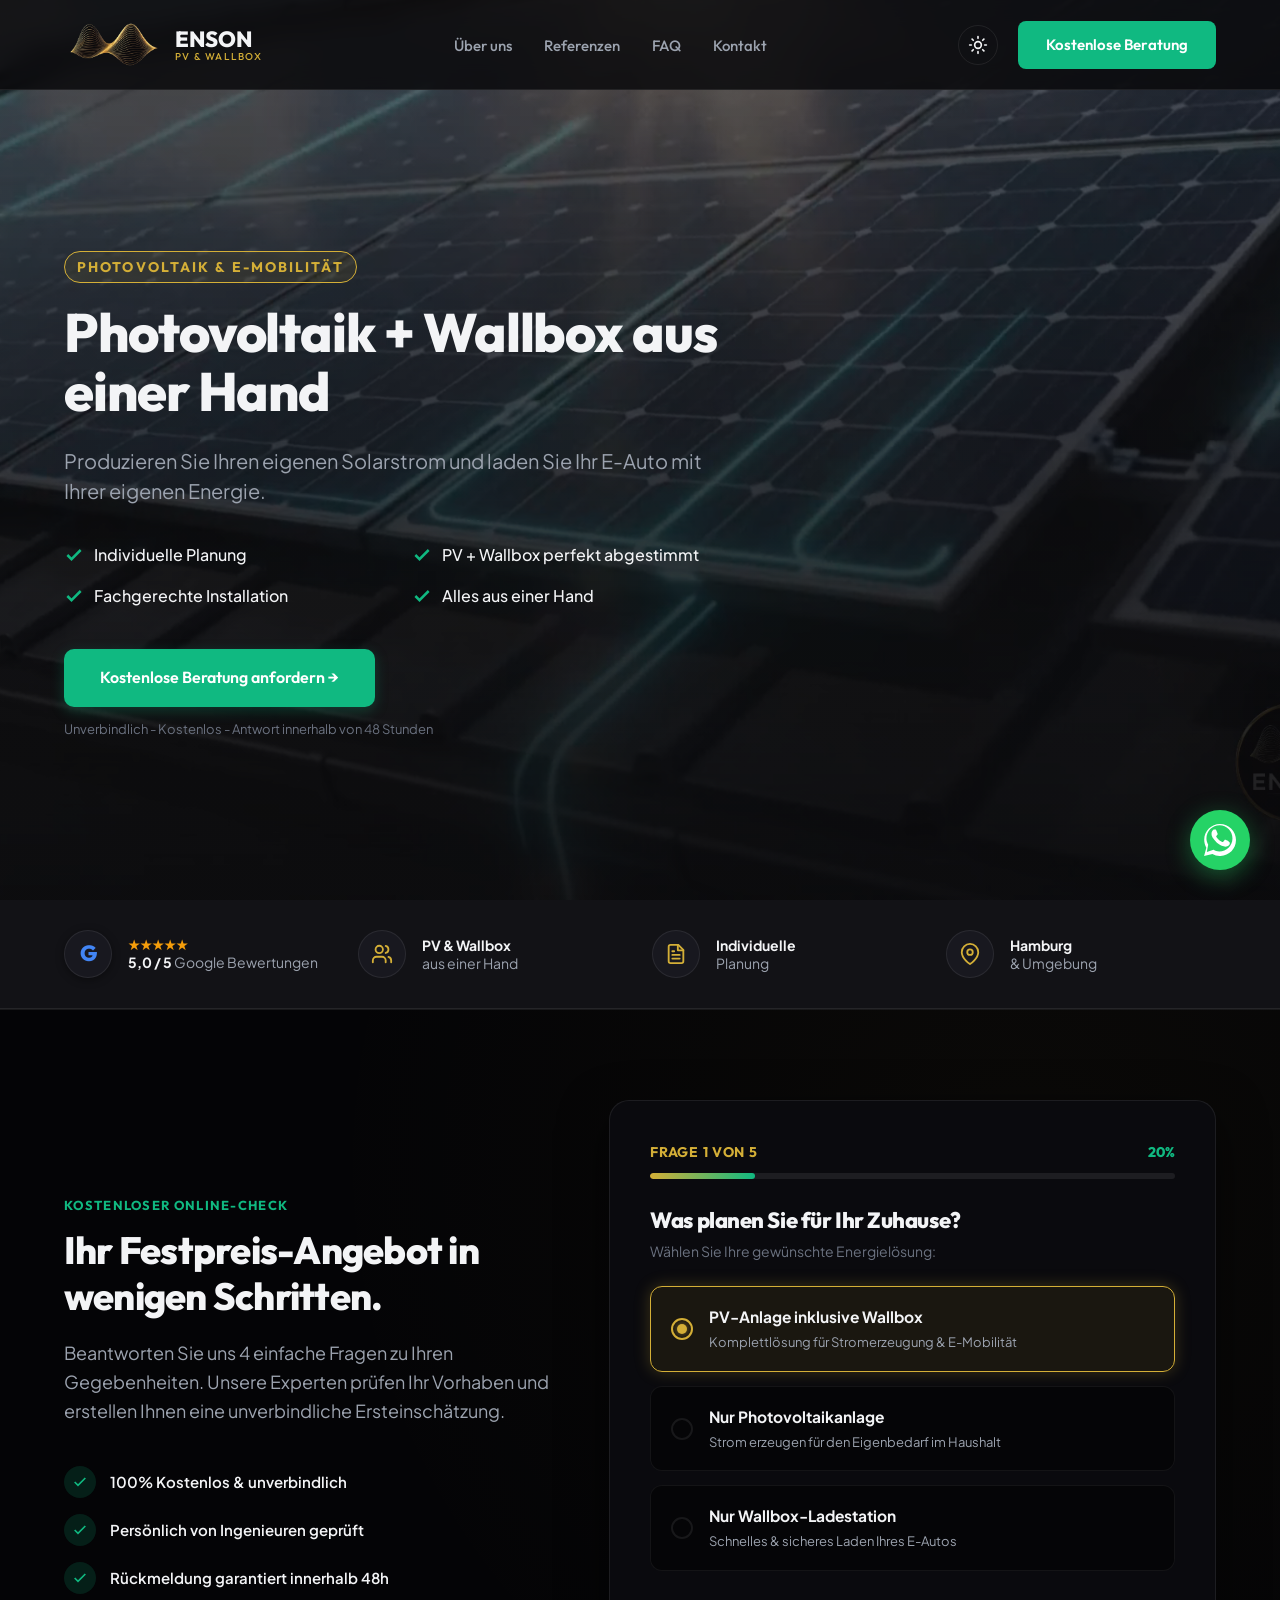
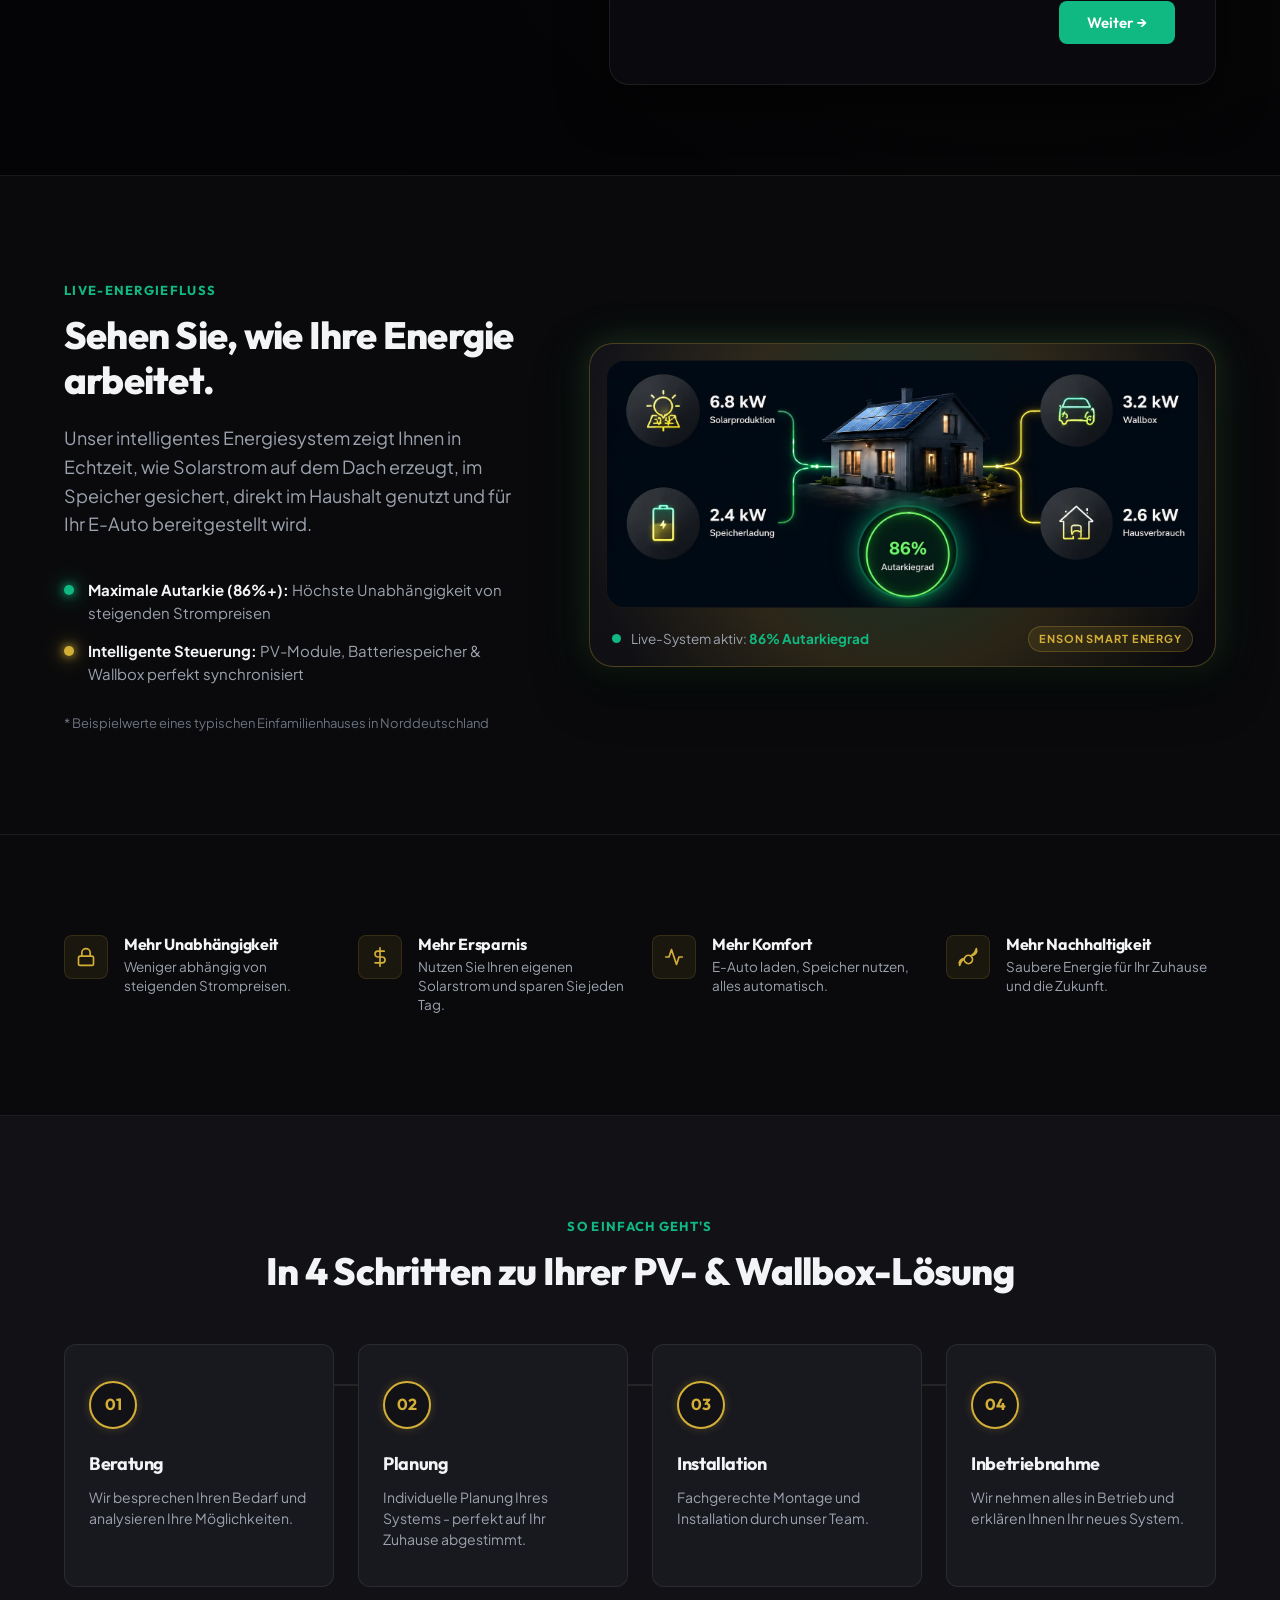
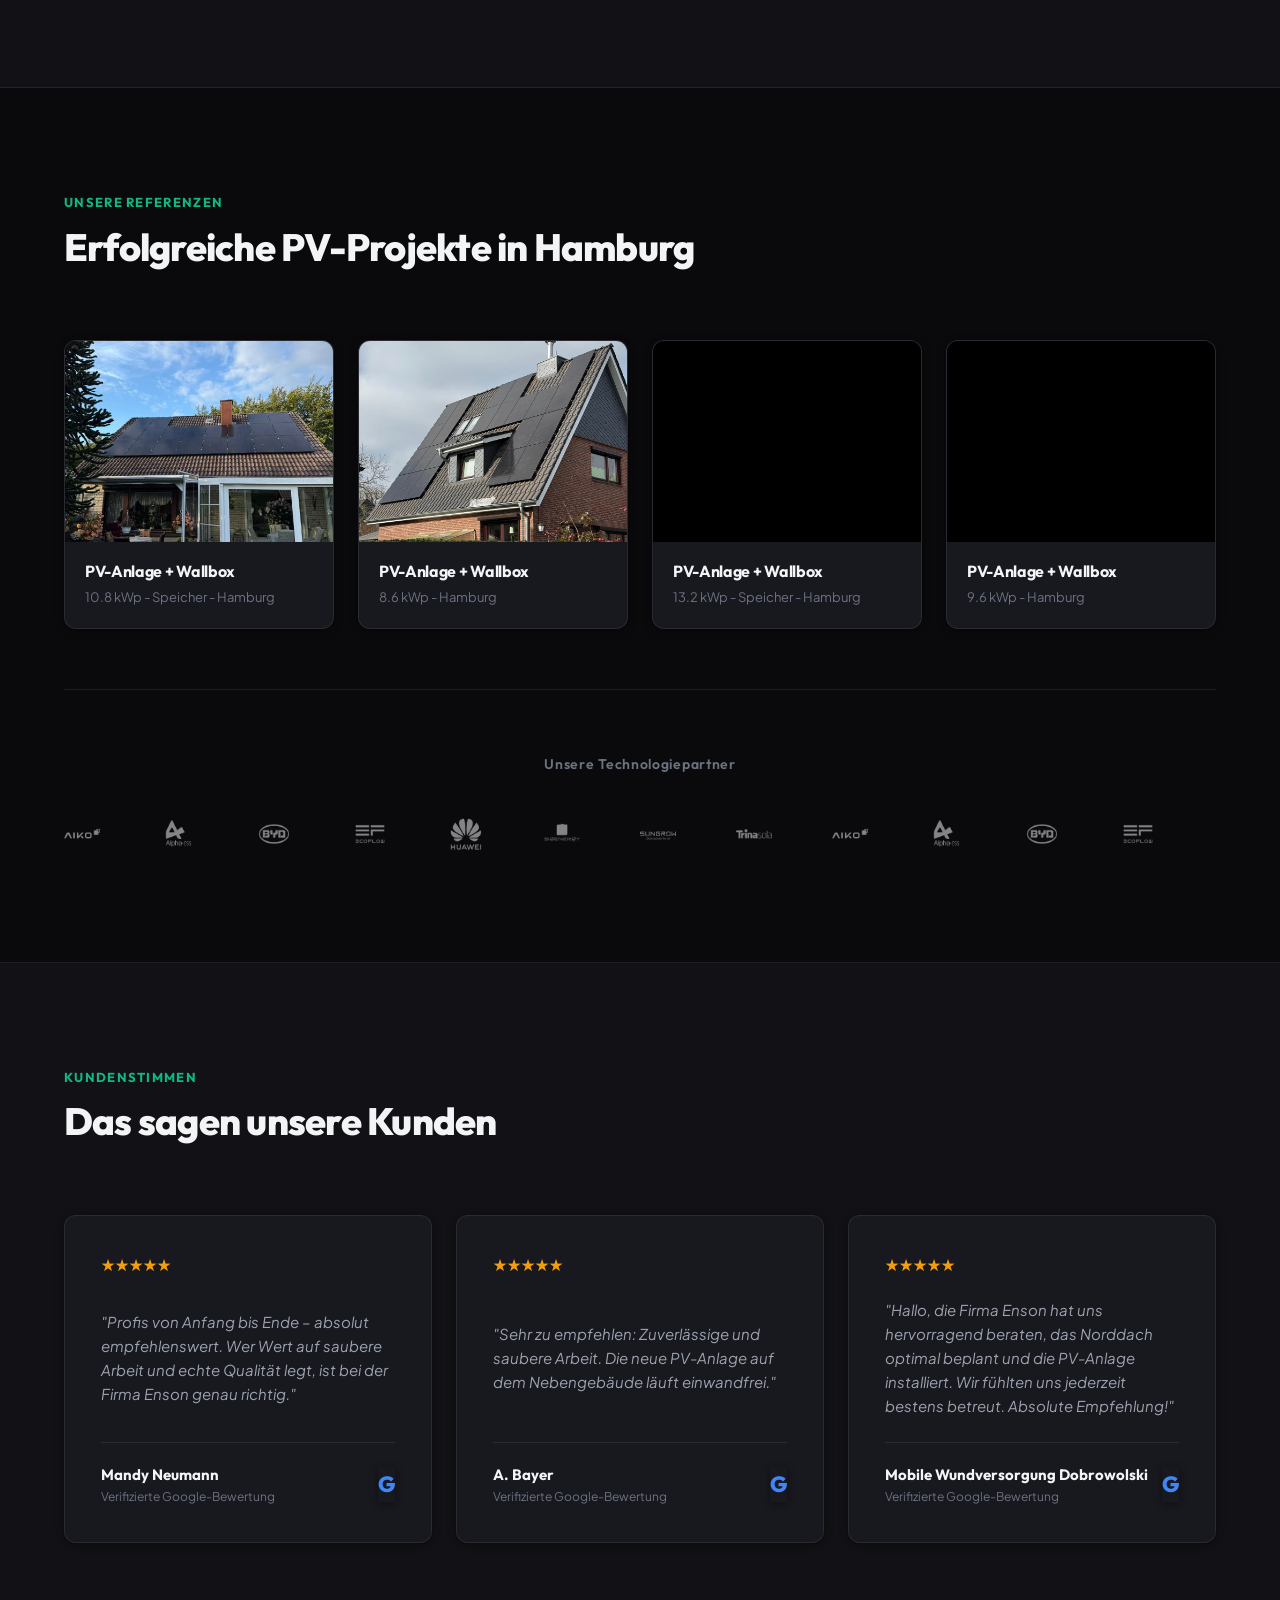
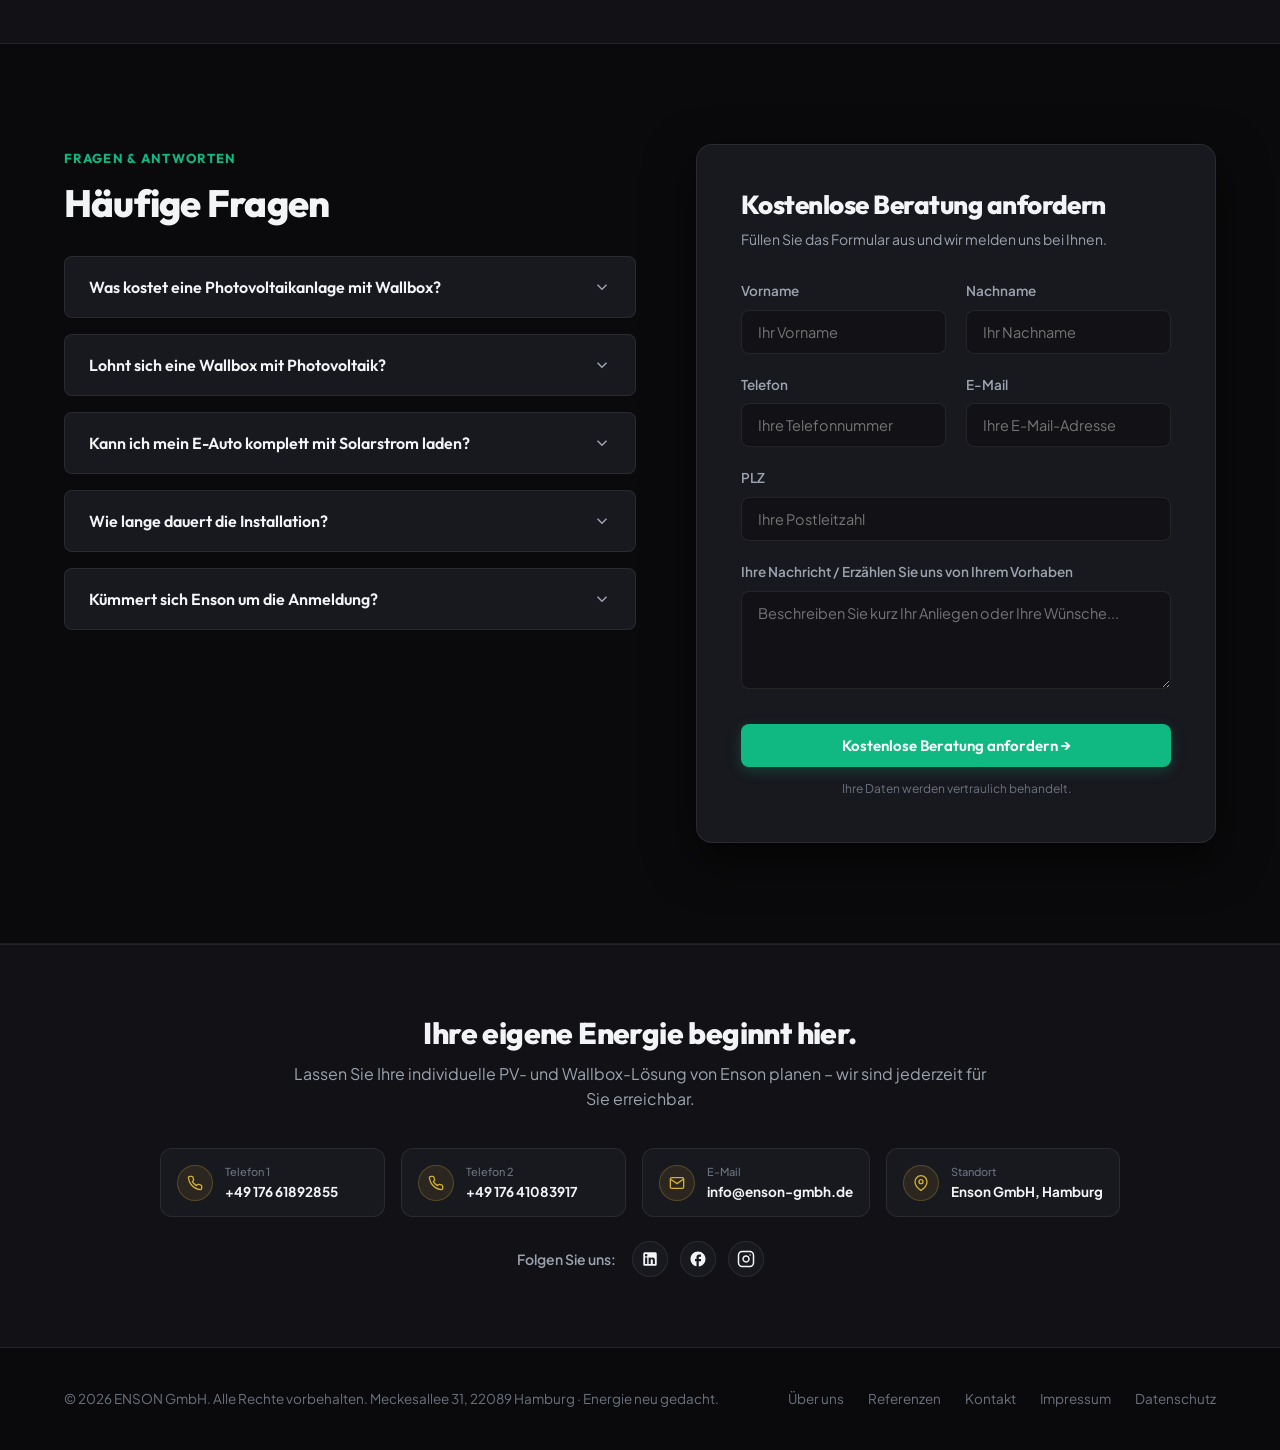
<file: index.html>
<!DOCTYPE html>
<html lang="de">
<head>
    <meta charset="UTF-8">
    <meta name="viewport" content="width=device-width, initial-scale=1.0">
    <title>ENSON PV & Wallbox - Photovoltaik aus einer Hand</title>
    <meta name="description" content="Erzeugen Sie Ihren eigenen Solarstrom und laden Sie Ihr E-Auto mit Ihrer eigenen Energie. Individuelle PV- & Wallbox-Systeme in Hamburg.">
    <link rel="stylesheet" href="index.css">
    <!-- Preload Hero Poster for Instant LCP -->
    <link rel="preload" href="hero-poster.webp" as="image" type="image/webp">
    <!-- Google Fonts (Optimized Weights) -->
    <link rel="preconnect" href="https://fonts.googleapis.com">
    <link rel="preconnect" href="https://fonts.gstatic.com" crossorigin>
    <link href="https://fonts.googleapis.com/css2?family=Outfit:wght@400;500;600;700;800&family=Plus+Jakarta+Sans:wght@400;500;600;700&display=swap" rel="stylesheet">
</head>
<body class="dark-theme">
    <!-- Header -->
    <header class="site-header" id="site-header">
        <div class="container header-container">
            <a href="index.html" class="logo-area" id="logo-link">
                <img src="logo-dark.webp" alt="ENSON Logo" class="logo-image logo-dark" width="600" height="290">
                <img src="logo-light.webp" alt="ENSON Logo" class="logo-image logo-light" width="600" height="271">
                <span class="logo-text">ENSON <span class="logo-subtext">PV & WALLBOX</span></span>
            </a>
            
            <nav class="nav-bar" id="main-nav">
                <ul>
                    <li><a href="ueber-uns.html">Über uns</a></li>
                    <li><a href="#referenzen">Referenzen</a></li>
                    <li><a href="#faq">FAQ</a></li>
                    <li><a href="#kontakt">Kontakt</a></li>
                </ul>
            </nav>
            
            <div class="header-actions">
                <!-- Theme Toggle -->
                <button class="theme-toggle-btn" id="theme-toggle" aria-label="Theme umschalten">
                    <svg class="sun-icon" viewBox="0 0 24 24" fill="none" stroke="currentColor" stroke-width="2" stroke-linecap="round" stroke-linejoin="round">
                        <circle cx="12" cy="12" r="4"></circle>
                        <path d="M12 2v2"></path>
                        <path d="M12 20v2"></path>
                        <path d="M4.93 4.93l1.41 1.41"></path>
                        <path d="M17.66 17.66l1.41 1.41"></path>
                        <path d="M2 12h2"></path>
                        <path d="M20 12h2"></path>
                        <path d="M6.34 17.66l-1.41 1.41"></path>
                        <path d="M19.07 4.93l-1.41 1.41"></path>
                    </svg>
                    <svg class="moon-icon" viewBox="0 0 24 24" fill="none" stroke="currentColor" stroke-width="2" stroke-linecap="round" stroke-linejoin="round">
                        <path d="M12 3a6 6 0 0 0 9 9 9 9 0 1 1-9-9Z"></path>
                    </svg>
                </button>
                <a href="#online-check" class="btn btn-primary btn-header" id="header-cta">Kostenlose Beratung</a>
                
                <!-- Mobile Nav Toggle -->
                <button class="mobile-menu-btn" id="mobile-menu-toggle" aria-label="Menü öffnen">
                    <span></span>
                    <span></span>
                    <span></span>
                </button>
            </div>
        </div>
    </header>

    <!-- Hero Section -->
    <section class="hero-section" id="hero">
        <div class="video-bg-container">
            <video class="video-bg" autoplay muted loop playsinline preload="metadata" poster="hero-poster.webp" width="1920" height="1080">
                <source src="hero-video.webm" type="video/webm">
                <source src="hero-video.mp4" type="video/mp4">
            </video>
            <div class="video-overlay"></div>
        </div>
        
        <div class="container hero-container">
            <div class="hero-content">
                <span class="hero-tag animate-on-scroll">PHOTOVOLTAIK & E-MOBILITÄT</span>
                <h1 class="hero-title animate-on-scroll">Photovoltaik + Wallbox aus einer Hand</h1>
                <p class="hero-subtitle animate-on-scroll">Produzieren Sie Ihren eigenen Solarstrom und laden Sie Ihr E-Auto mit Ihrer eigenen Energie.</p>
                
                <ul class="hero-bullets animate-on-scroll">
                    <li>
                        <svg class="checkmark-icon" viewBox="0 0 24 24" fill="none" stroke="currentColor" stroke-width="3">
                            <polyline points="20 6 9 17 4 12"></polyline>
                        </svg>
                        Individuelle Planung
                    </li>
                    <li>
                        <svg class="checkmark-icon" viewBox="0 0 24 24" fill="none" stroke="currentColor" stroke-width="3">
                            <polyline points="20 6 9 17 4 12"></polyline>
                        </svg>
                        PV + Wallbox perfekt abgestimmt
                    </li>
                    <li>
                        <svg class="checkmark-icon" viewBox="0 0 24 24" fill="none" stroke="currentColor" stroke-width="3">
                            <polyline points="20 6 9 17 4 12"></polyline>
                        </svg>
                        Fachgerechte Installation
                    </li>
                    <li>
                        <svg class="checkmark-icon" viewBox="0 0 24 24" fill="none" stroke="currentColor" stroke-width="3">
                            <polyline points="20 6 9 17 4 12"></polyline>
                        </svg>
                        Alles aus einer Hand
                    </li>
                </ul>
                
                <div class="hero-cta-wrapper animate-on-scroll">
                    <a href="#online-check" class="btn btn-primary btn-large btn-glow">Kostenlose Beratung anfordern &rarr;</a>
                    <span class="hero-cta-subtext">Unverbindlich - Kostenlos - Antwort innerhalb von 48 Stunden</span>
                </div>
            </div>
        </div>
    </section>

    <!-- Trust Bar -->
    <section class="trust-bar-section">
        <div class="container trust-container">
            <div class="trust-track">
                <div class="trust-item">
                    <div class="trust-icon google-logo">G</div>
                    <div class="trust-details">
                        <div class="rating-stars">★★★★★</div>
                        <span class="trust-text"><strong>5,0 / 5</strong> Google Bewertungen</span>
                    </div>
                </div>
                <div class="trust-item">
                    <div class="trust-icon">
                        <svg viewBox="0 0 24 24" fill="none" stroke="currentColor" stroke-width="2" stroke-linecap="round" stroke-linejoin="round">
                            <path d="M16 21v-2a4 4 0 0 0-4-4H6a4 4 0 0 0-4 4v2"></path>
                            <circle cx="9" cy="7" r="4"></circle>
                            <path d="M22 21v-2a4 4 0 0 0-3-3.87"></path>
                            <path d="M16 3.13a4 4 0 0 1 0 7.75"></path>
                        </svg>
                    </div>
                    <div class="trust-details">
                        <span class="trust-text"><strong>PV & Wallbox</strong><br>aus einer Hand</span>
                    </div>
                </div>
                <div class="trust-item">
                    <div class="trust-icon">
                        <svg viewBox="0 0 24 24" fill="none" stroke="currentColor" stroke-width="2" stroke-linecap="round" stroke-linejoin="round">
                            <path d="M14.5 2H6a2 2 0 0 0-2 2v16a2 2 0 0 0 2 2h12a2 2 0 0 0 2-2V7.5L14.5 2z"></path>
                            <polyline points="14 2 14 8 20 8"></polyline>
                            <line x1="16" y1="13" x2="8" y2="13"></line>
                            <line x1="16" y1="17" x2="8" y2="17"></line>
                            <line x1="10" y1="9" x2="8" y2="9"></line>
                        </svg>
                    </div>
                    <div class="trust-details">
                        <span class="trust-text"><strong>Individuelle</strong><br>Planung</span>
                    </div>
                </div>
                <div class="trust-item">
                    <div class="trust-icon">
                        <svg viewBox="0 0 24 24" fill="none" stroke="currentColor" stroke-width="2" stroke-linecap="round" stroke-linejoin="round">
                            <path d="M21 10c0 7-9 13-9 13s-9-6-9-13a9 9 0 0 1 18 0z"></path>
                            <circle cx="12" cy="10" r="3"></circle>
                        </svg>
                    </div>
                    <div class="trust-details">
                        <span class="trust-text"><strong>Hamburg</strong><br>& Umgebung</span>
                    </div>
                </div>
                <!-- Duplicates for mobile infinite scrolling -->
                <div class="trust-item trust-duplicate">
                    <div class="trust-icon google-logo">G</div>
                    <div class="trust-details">
                        <div class="rating-stars">★★★★★</div>
                        <span class="trust-text"><strong>5,0 / 5</strong> Google Bewertungen</span>
                    </div>
                </div>
                <div class="trust-item trust-duplicate">
                    <div class="trust-icon">
                        <svg viewBox="0 0 24 24" fill="none" stroke="currentColor" stroke-width="2" stroke-linecap="round" stroke-linejoin="round">
                            <path d="M16 21v-2a4 4 0 0 0-4-4H6a4 4 0 0 0-4 4v2"></path>
                            <circle cx="9" cy="7" r="4"></circle>
                            <path d="M22 21v-2a4 4 0 0 0-3-3.87"></path>
                            <path d="M16 3.13a4 4 0 0 1 0 7.75"></path>
                        </svg>
                    </div>
                    <div class="trust-details">
                        <span class="trust-text"><strong>PV & Wallbox</strong><br>aus einer Hand</span>
                    </div>
                </div>
                <div class="trust-item trust-duplicate">
                    <div class="trust-icon">
                        <svg viewBox="0 0 24 24" fill="none" stroke="currentColor" stroke-width="2" stroke-linecap="round" stroke-linejoin="round">
                            <path d="M14.5 2H6a2 2 0 0 0-2 2v16a2 2 0 0 0 2 2h12a2 2 0 0 0 2-2V7.5L14.5 2z"></path>
                            <polyline points="14 2 14 8 20 8"></polyline>
                            <line x1="16" y1="13" x2="8" y2="13"></line>
                            <line x1="16" y1="17" x2="8" y2="17"></line>
                            <line x1="10" y1="9" x2="8" y2="9"></line>
                        </svg>
                    </div>
                    <div class="trust-details">
                        <span class="trust-text"><strong>Individuelle</strong><br>Planung</span>
                    </div>
                </div>
                <div class="trust-item trust-duplicate">
                    <div class="trust-icon">
                        <svg viewBox="0 0 24 24" fill="none" stroke="currentColor" stroke-width="2" stroke-linecap="round" stroke-linejoin="round">
                            <path d="M21 10c0 7-9 13-9 13s-9-6-9-13a9 9 0 0 1 18 0z"></path>
                            <circle cx="12" cy="10" r="3"></circle>
                        </svg>
                    </div>
                    <div class="trust-details">
                        <span class="trust-text"><strong>Hamburg</strong><br>& Umgebung</span>
                    </div>
                </div>
            </div>
        </div>
    </section>

    <!-- Online Check Multi-step Wizard Section -->
    <section class="online-check-section" id="online-check">
        <div class="container online-check-grid">
            
            <!-- Left Info Column -->
            <div class="check-info-col animate-on-scroll">
                <span class="section-tag">Kostenloser Online-Check</span>
                <h2 class="section-title">Ihr Festpreis-Angebot in wenigen Schritten.</h2>
                <p class="section-description">
                    Beantworten Sie uns 4 einfache Fragen zu Ihren Gegebenheiten. Unsere Experten prüfen Ihr Vorhaben und erstellen Ihnen eine unverbindliche Ersteinschätzung.
                </p>

                <div class="check-trust-points">
                    <div class="check-trust-item">
                        <div class="check-trust-icon">
                            <svg viewBox="0 0 24 24" fill="none" stroke="currentColor" stroke-width="2.5">
                                <polyline points="20 6 9 17 4 12"></polyline>
                            </svg>
                        </div>
                        <span>100% Kostenlos & unverbindlich</span>
                    </div>
                    <div class="check-trust-item">
                        <div class="check-trust-icon">
                            <svg viewBox="0 0 24 24" fill="none" stroke="currentColor" stroke-width="2.5">
                                <polyline points="20 6 9 17 4 12"></polyline>
                            </svg>
                        </div>
                        <span>Persönlich von Ingenieuren geprüft</span>
                    </div>
                    <div class="check-trust-item">
                        <div class="check-trust-icon">
                            <svg viewBox="0 0 24 24" fill="none" stroke="currentColor" stroke-width="2.5">
                                <polyline points="20 6 9 17 4 12"></polyline>
                            </svg>
                        </div>
                        <span>Rückmeldung garantiert innerhalb 48h</span>
                    </div>
                </div>
            </div>

            <!-- Right Interactive Wizard Column -->
            <div class="check-wizard-card animate-on-scroll">
                <!-- Progress Header -->
                <div class="wizard-header">
                    <div class="wizard-meta">
                        <span class="wizard-step-label" id="wizard-step-label">Frage 1 von 5</span>
                        <span class="wizard-percentage" id="wizard-percentage">20%</span>
                    </div>
                    <div class="wizard-progress-bar">
                        <div class="wizard-progress-fill" id="wizard-progress-fill" style="width: 20%;"></div>
                    </div>
                </div>

                <form id="online-check-form" class="wizard-form">
                    
                    <!-- STEP 1 -->
                    <div class="wizard-step active" data-step="1">
                        <h3 class="step-question">Was planen Sie für Ihr Zuhause?</h3>
                        <p class="step-subquestion">Wählen Sie Ihre gewünschte Energielösung:</p>
                        
                        <div class="option-cards-list">
                            <label class="option-card active">
                                <input type="radio" name="solution" value="PV-Anlage inklusive Wallbox" checked>
                                <div class="option-radio-circle"></div>
                                <div class="option-card-text">
                                    <strong>PV-Anlage inklusive Wallbox</strong>
                                    <span>Komplettlösung für Stromerzeugung & E-Mobilität</span>
                                </div>
                            </label>

                            <label class="option-card">
                                <input type="radio" name="solution" value="Nur Photovoltaikanlage">
                                <div class="option-radio-circle"></div>
                                <div class="option-card-text">
                                    <strong>Nur Photovoltaikanlage</strong>
                                    <span>Strom erzeugen für den Eigenbedarf im Haushalt</span>
                                </div>
                            </label>

                            <label class="option-card">
                                <input type="radio" name="solution" value="Nur Wallbox-Ladestation">
                                <div class="option-radio-circle"></div>
                                <div class="option-card-text">
                                    <strong>Nur Wallbox-Ladestation</strong>
                                    <span>Schnelles & sicheres Laden Ihres E-Autos</span>
                                </div>
                            </label>
                        </div>

                        <div class="wizard-actions right-only">
                            <button type="button" class="btn btn-primary wizard-next-btn">Weiter &rarr;</button>
                        </div>
                    </div>

                    <!-- STEP 2 -->
                    <div class="wizard-step" data-step="2">
                        <h3 class="step-question">Haben Sie bereits ein E-Auto?</h3>
                        <p class="step-subquestion">Wählen Sie den zutreffenden Status:</p>
                        
                        <div class="option-cards-list">
                            <label class="option-card active">
                                <input type="radio" name="ev_status" value="Ja, bereits vorhanden" checked>
                                <div class="option-radio-circle"></div>
                                <div class="option-card-text">
                                    <strong>Ja, bereits vorhanden</strong>
                                    <span>Ich nutze bereits ein reines E-Auto oder Hybrid</span>
                                </div>
                            </label>

                            <label class="option-card">
                                <input type="radio" name="ev_status" value="In Planung / Bestellt">
                                <div class="option-radio-circle"></div>
                                <div class="option-card-text">
                                    <strong>In Planung / Bestellt</strong>
                                    <span>Anschaffung geplant in den nächsten 6 Monaten</span>
                                </div>
                            </label>

                            <label class="option-card">
                                <input type="radio" name="ev_status" value="Nein, aktuell nicht">
                                <div class="option-radio-circle"></div>
                                <div class="option-card-text">
                                    <strong>Nein, aktuell nicht</strong>
                                    <span>Derzeit ist kein Elektrofahrzeug geplant</span>
                                </div>
                            </label>
                        </div>

                        <div class="wizard-actions">
                            <button type="button" class="btn btn-outline wizard-prev-btn">&larr; Zurück</button>
                            <button type="button" class="btn btn-primary wizard-next-btn">Weiter &rarr;</button>
                        </div>
                    </div>

                    <!-- STEP 3 -->
                    <div class="wizard-step" data-step="3">
                        <h3 class="step-question">Wie hoch ist Ihr jährlicher Stromverbrauch?</h3>
                        <p class="step-subquestion">Ungefährer Wert (siehe letzte Jahresabrechnung):</p>
                        
                        <div class="option-cards-list">
                            <label class="option-card">
                                <input type="radio" name="consumption" value="Bis 3.500 kWh">
                                <div class="option-radio-circle"></div>
                                <div class="option-card-text">
                                    <strong>Bis 3.500 kWh</strong>
                                    <span>Ideal für Single- und Paarhaushalte</span>
                                </div>
                            </label>

                            <label class="option-card active">
                                <input type="radio" name="consumption" value="3.500 - 6.000 kWh" checked>
                                <div class="option-radio-circle"></div>
                                <div class="option-card-text">
                                    <strong>3.500 - 6.000 kWh</strong>
                                    <span>Typischer Familienhaushalt</span>
                                </div>
                            </label>

                            <label class="option-card">
                                <input type="radio" name="consumption" value="Über 6.000 kWh">
                                <div class="option-radio-circle"></div>
                                <div class="option-card-text">
                                    <strong>Über 6.000 kWh</strong>
                                    <span>Große Haushalte oder bereits E-Auto vorhanden</span>
                                </div>
                            </label>
                        </div>

                        <div class="wizard-actions">
                            <button type="button" class="btn btn-outline wizard-prev-btn">&larr; Zurück</button>
                            <button type="button" class="btn btn-primary wizard-next-btn">Weiter &rarr;</button>
                        </div>
                    </div>

                    <!-- STEP 4 -->
                    <div class="wizard-step" data-step="4">
                        <h3 class="step-question">Wann soll das Projekt umgesetzt werden?</h3>
                        <p class="step-subquestion">Wählen Sie Ihren gewünschten Zeitrahmen:</p>
                        
                        <div class="option-cards-list">
                            <label class="option-card active">
                                <input type="radio" name="timeline" value="Schnellstmöglich" checked>
                                <div class="option-radio-circle"></div>
                                <div class="option-card-text">
                                    <strong>Schnellstmöglich</strong>
                                    <span>Bereit zur zeitnahen Umsetzung</span>
                                </div>
                            </label>

                            <label class="option-card">
                                <input type="radio" name="timeline" value="In den nächsten 3 Monaten">
                                <div class="option-radio-circle"></div>
                                <div class="option-card-text">
                                    <strong>In den nächsten 3 Monaten</strong>
                                    <span>Vorbereitungsphase läuft</span>
                                </div>
                            </label>

                            <label class="option-card">
                                <input type="radio" name="timeline" value="In 6 Monaten oder später">
                                <div class="option-radio-circle"></div>
                                <div class="option-card-text">
                                    <strong>In 6 Monaten oder später</strong>
                                    <span>Langfristige Planung</span>
                                </div>
                            </label>
                        </div>

                        <div class="wizard-actions">
                            <button type="button" class="btn btn-outline wizard-prev-btn">&larr; Zurück</button>
                            <button type="button" class="btn btn-primary wizard-next-btn">Weiter &rarr;</button>
                        </div>
                    </div>

                    <!-- STEP 5 -->
                    <div class="wizard-step" data-step="5">
                        <h3 class="step-question">Wohin dürfen wir das Angebot senden?</h3>
                        <p class="step-subquestion">Geben Sie Ihre Kontaktdaten für die kostenfreie Ausarbeitung an:</p>
                        
                        <div class="wizard-inputs-grid">
                            <div class="form-group">
                                <label for="wizard-name">Vor- & Nachname *</label>
                                <input type="text" id="wizard-name" name="name" required placeholder="Max Mustermann">
                            </div>
                            
                            <div class="form-group">
                                <label for="wizard-phone">Telefonnummer *</label>
                                <input type="tel" id="wizard-phone" name="phone" required placeholder="+49 176 1234567">
                            </div>

                            <div class="form-group">
                                <label for="wizard-email">E-Mail-Adresse *</label>
                                <input type="email" id="wizard-email" name="email" required placeholder="max@beispiel.de">
                            </div>

                            <div class="form-group">
                                <label for="wizard-location">Postleitzahl / Ort *</label>
                                <input type="text" id="wizard-location" name="location" required placeholder="22089 Hamburg">
                            </div>
                        </div>

                        <div class="form-group-checkbox">
                            <label class="checkbox-label">
                                <input type="checkbox" id="wizard-privacy" name="privacy_accepted" required>
                                <span>Ich stimme der Verarbeitung meiner Daten zur Angebotserstellung gemäß der <a href="datenschutz.html" target="_blank" rel="noopener noreferrer" class="legal-link">Datenschutzerklärung</a> zu.</span>
                            </label>
                        </div>

                        <div class="wizard-actions">
                            <button type="button" class="btn btn-outline wizard-prev-btn">&larr; Zurück</button>
                            <button type="submit" class="btn btn-primary btn-glow">Kostenloses Angebot anfordern &rarr;</button>
                        </div>
                    </div>

                </form>
            </div>

        </div>
    </section>

    <!-- Live Energy Flow Simulator / Showcase -->
    <section class="simulator-section" id="energiefluss">
        <div class="container simulator-container">
            <div class="simulator-info animate-on-scroll">
                <div class="sim-header-part">
                    <span class="section-tag">LIVE-ENERGIEFLUSS</span>
                    <h2 class="section-title">Sehen Sie, wie Ihre Energie arbeitet.</h2>
                    <p class="section-description">
                        Unser intelligentes Energiesystem zeigt Ihnen in Echtzeit, wie Solarstrom auf dem Dach erzeugt, im Speicher gesichert, direkt im Haushalt genutzt und für Ihr E-Auto bereitgestellt wird.
                    </p>
                </div>
                
                <div class="sim-bottom-part">
                    <div class="flow-features-list">
                        <div class="flow-feat-item">
                            <span class="feat-dot green"></span>
                            <span><strong>Maximale Autarkie (86%+):</strong> Höchste Unabhängigkeit von steigenden Strompreisen</span>
                        </div>
                        <div class="flow-feat-item">
                            <span class="feat-dot gold"></span>
                            <span><strong>Intelligente Steuerung:</strong> PV-Module, Batteriespeicher & Wallbox perfekt synchronisiert</span>
                        </div>
                    </div>
                    <p class="simulator-subtext">* Beispielwerte eines typischen Einfamilienhauses in Norddeutschland</p>
                </div>
            </div>
            
            <div class="simulator-visual animate-on-scroll">
                <div class="energy-flow-card">
                    <!-- Dynamic Glowing Aura Backdrop -->
                    <div class="energy-flow-ambient-glow"></div>
                    
                    <!-- Main Energy Flow Image Container -->
                    <div class="energy-image-wrapper">
                        <img src="energiefluss.webp" alt="ENSON Live-Energiefluss Visualisierung" class="energy-flow-img" loading="lazy" decoding="async" width="1600" height="665">
                        
                        <!-- Animated Energy Glowing Streams & Scan Beam -->
                        <div class="energy-glow-beam"></div>
                        <div class="energy-pulse-rings ring-autarky"></div>
                    </div>
                    
                    <!-- Bottom Live Status Bar -->
                    <div class="energy-card-footer">
                        <div class="live-status-indicator">
                            <span class="live-pulse-dot"></span>
                            <span class="live-status-text">Live-System aktiv: <strong>86% Autarkiegrad</strong></span>
                        </div>
                        <span class="live-system-tag">ENSON Smart Energy</span>
                    </div>
                </div>
            </div>
        </div>
    </section>

    <!-- Trust Benefits Row -->
    <section class="benefits-row-section">
        <div class="container benefits-row-grid">
            <div class="benefit-row-item animate-on-scroll">
                <div class="benefit-row-icon">
                    <svg viewBox="0 0 24 24" fill="none" stroke="currentColor" stroke-width="2" stroke-linecap="round" stroke-linejoin="round">
                        <rect x="3" y="11" width="18" height="11" rx="2" ry="2"></rect>
                        <path d="M7 11V7a5 5 0 0 1 10 0v4"></path>
                    </svg>
                </div>
                <div class="benefit-row-content">
                    <h4>Mehr Unabhängigkeit</h4>
                    <p>Weniger abhängig von steigenden Strompreisen.</p>
                </div>
            </div>
            
            <div class="benefit-row-item animate-on-scroll">
                <div class="benefit-row-icon">
                    <svg viewBox="0 0 24 24" fill="none" stroke="currentColor" stroke-width="2" stroke-linecap="round" stroke-linejoin="round">
                        <line x1="12" y1="1" x2="12" y2="23"></line>
                        <path d="M17 5H9.5a3.5 3.5 0 0 0 0 7h5a3.5 3.5 0 0 1 0 7H6"></path>
                    </svg>
                </div>
                <div class="benefit-row-content">
                    <h4>Mehr Ersparnis</h4>
                    <p>Nutzen Sie Ihren eigenen Solarstrom und sparen Sie jeden Tag.</p>
                </div>
            </div>
            
            <div class="benefit-row-item animate-on-scroll">
                <div class="benefit-row-icon">
                    <svg viewBox="0 0 24 24" fill="none" stroke="currentColor" stroke-width="2" stroke-linecap="round" stroke-linejoin="round">
                        <polyline points="22 12 18 12 15 21 9 3 6 12 2 12"></polyline>
                    </svg>
                </div>
                <div class="benefit-row-content">
                    <h4>Mehr Komfort</h4>
                    <p>E-Auto laden, Speicher nutzen, alles automatisch.</p>
                </div>
            </div>
            
            <div class="benefit-row-item animate-on-scroll">
                <div class="benefit-row-icon">
                    <svg viewBox="0 0 24 24" fill="none" stroke="currentColor" stroke-width="2" stroke-linecap="round" stroke-linejoin="round">
                        <path d="M2 22s1.25-5.5 5.5-8c0 0-4.5-.5-6 4.5z"></path>
                        <path d="M22 2s-1.25 5.5-5.5 8c0 0 4.5.5 6-4.5z"></path>
                        <path d="M16 11.5c-1.93-1.93-5.07-1.93-7 0a4.95 4.95 0 0 0 0 7c1.93 1.93 5.07 1.93 7 0 1.93-1.93 1.93-5.07 0-7z"></path>
                    </svg>
                </div>
                <div class="benefit-row-content">
                    <h4>Mehr Nachhaltigkeit</h4>
                    <p>Saubere Energie für Ihr Zuhause und die Zukunft.</p>
                </div>
            </div>
        </div>
    </section>

    <!-- How it works (Steps) Section -->
    <section class="steps-section" id="ablauf">
        <div class="container">
            <span class="section-tag text-center animate-on-scroll">SO EINFACH GEHT'S</span>
            <h2 class="section-title text-center animate-on-scroll">In 4 Schritten zu Ihrer PV- & Wallbox-Lösung</h2>
            
            <div class="steps-grid">
                <div class="step-card animate-on-scroll">
                    <div class="step-num">01</div>
                    <h3 class="step-title">Beratung</h3>
                    <p class="step-text">Wir besprechen Ihren Bedarf und analysieren Ihre Möglichkeiten.</p>
                </div>
                
                <div class="step-card animate-on-scroll">
                    <div class="step-num">02</div>
                    <h3 class="step-title">Planung</h3>
                    <p class="step-text">Individuelle Planung Ihres Systems - perfekt auf Ihr Zuhause abgestimmt.</p>
                </div>
                
                <div class="step-card animate-on-scroll">
                    <div class="step-num">03</div>
                    <h3 class="step-title">Installation</h3>
                    <p class="step-text">Fachgerechte Montage und Installation durch unser Team.</p>
                </div>
                
                <div class="step-card animate-on-scroll">
                    <div class="step-num">04</div>
                    <h3 class="step-title">Inbetriebnahme</h3>
                    <p class="step-text">Wir nehmen alles in Betrieb und erklären Ihnen Ihr neues System.</p>
                </div>
            </div>
        </div>
    </section>

    <!-- References Gallery Section -->
    <section class="references-section" id="referenzen">
        <div class="container">
            <div class="section-header-row animate-on-scroll">
                <div>
                    <span class="section-tag">UNSERE REFERENZEN</span>
                    <h2 class="section-title">Erfolgreiche PV-Projekte in Hamburg</h2>
                </div>
            </div>
            
            <div class="references-grid">
                <!-- Project 1 -->
                <div class="reference-card animate-on-scroll">
                    <div class="ref-img-wrapper">
                        <img src="referenzen/enson-pv-projekt-hamburg-02.webp" alt="PV-Anlage + Wallbox 10.8 kWp" class="ref-img" loading="lazy" decoding="async" width="1000" height="1333">
                    </div>
                    <div class="ref-info">
                        <h3 class="ref-title">PV-Anlage + Wallbox</h3>
                        <p class="ref-meta">10.8 kWp - Speicher - Hamburg</p>
                    </div>
                </div>

                <!-- Project 2 -->
                <div class="reference-card animate-on-scroll">
                    <div class="ref-img-wrapper">
                        <img src="referenzen/photovoltaik-hamburg-projekt-02.webp" alt="PV-Anlage + Wallbox 8.6 kWp" class="ref-img" loading="lazy" decoding="async" width="1000" height="1333">
                    </div>
                    <div class="ref-info">
                        <h3 class="ref-title">PV-Anlage + Wallbox</h3>
                        <p class="ref-meta">8.6 kWp - Hamburg</p>
                    </div>
                </div>

                <!-- Project 3 -->
                <div class="reference-card animate-on-scroll">
                    <div class="ref-img-wrapper">
                        <img src="referenzen/pv-referenz-hamburg-01.webp" alt="PV-Anlage + Wallbox 13.2 kWp" class="ref-img" loading="lazy" decoding="async" width="1000" height="1333">
                    </div>
                    <div class="ref-info">
                        <h3 class="ref-title">PV-Anlage + Wallbox</h3>
                        <p class="ref-meta">13.2 kWp - Speicher - Hamburg</p>
                    </div>
                </div>

                <!-- Project 4 -->
                <div class="reference-card animate-on-scroll">
                    <div class="ref-img-wrapper">
                        <img src="referenzen/pv-installation-hamburg-eigenheim-02.webp" alt="PV-Anlage + Wallbox 9.6 kWp" class="ref-img" loading="lazy" decoding="async" width="1000" height="1333">
                    </div>
                    <div class="ref-info">
                        <h3 class="ref-title">PV-Anlage + Wallbox</h3>
                        <p class="ref-meta">9.6 kWp - Hamburg</p>
                    </div>
                </div>
            </div>
            
            <!-- Partner Logo Banner -->
            <div class="partner-section animate-on-scroll">
                <span class="partner-title">Unsere Technologiepartner</span>
                <div class="partner-slider">
                    <div class="partner-track">
                        <img src="partner-logos/aiko.webp" alt="Aiko Solar" loading="lazy" decoding="async" width="398" height="398">
                        <img src="partner-logos/alphaess.webp" alt="AlphaESS" loading="lazy" decoding="async" width="398" height="398">
                        <img src="partner-logos/byd.webp" alt="BYD" loading="lazy" decoding="async" width="398" height="398">
                        <img src="partner-logos/ecoflow.webp" alt="EcoFlow" loading="lazy" decoding="async" width="400" height="400">
                        <img src="partner-logos/huawei-logo.webp" alt="Huawei" loading="lazy" decoding="async" width="398" height="398">
                        <img src="partner-logos/sigenergy.webp" alt="Sigenergy" loading="lazy" decoding="async" width="400" height="400">
                        <img src="partner-logos/sungrow.webp" alt="Sungrow" loading="lazy" decoding="async" width="400" height="400">
                        <img src="partner-logos/trinasolar.webp" alt="Trina Solar" loading="lazy" decoding="async" width="398" height="398">
                        <!-- Repeated for infinite scroll -->
                        <img src="partner-logos/aiko.webp" alt="Aiko Solar" loading="lazy" decoding="async" width="398" height="398">
                        <img src="partner-logos/alphaess.webp" alt="AlphaESS" loading="lazy" decoding="async" width="398" height="398">
                        <img src="partner-logos/byd.webp" alt="BYD" loading="lazy" decoding="async" width="398" height="398">
                        <img src="partner-logos/ecoflow.webp" alt="EcoFlow" loading="lazy" decoding="async" width="400" height="400">
                        <img src="partner-logos/huawei-logo.webp" alt="Huawei" loading="lazy" decoding="async" width="398" height="398">
                        <img src="partner-logos/sigenergy.webp" alt="Sigenergy" loading="lazy" decoding="async" width="400" height="400">
                        <img src="partner-logos/sungrow.webp" alt="Sungrow" loading="lazy" decoding="async" width="400" height="400">
                        <img src="partner-logos/trinasolar.webp" alt="Trina Solar" loading="lazy" decoding="async" width="398" height="398">
                    </div>
                </div>
            </div>
        </div>
    </section>

    <!-- Testimonials Section -->
    <section class="testimonials-section">
        <div class="container">
            <div class="section-header-row animate-on-scroll">
                <div>
                    <span class="section-tag">KUNDENSTIMMEN</span>
                    <h2 class="section-title">Das sagen unsere Kunden</h2>
                </div>
            </div>
            
            <div class="testimonials-grid">
                <!-- Testimonial 1: Mandy Neumann -->
                <div class="testimonial-card animate-on-scroll">
                    <div class="testimonial-stars">★★★★★</div>
                    <p class="testimonial-text">
                        "Profis von Anfang bis Ende – absolut empfehlenswert. Wer Wert auf saubere Arbeit und echte Qualität legt, ist bei der Firma Enson genau richtig."
                    </p>
                    <div class="testimonial-footer">
                        <div>
                            <span class="testimonial-author">Mandy Neumann</span>
                            <span class="testimonial-location">Verifizierte Google-Bewertung</span>
                        </div>
                        <div class="google-logo">G</div>
                    </div>
                </div>

                <!-- Testimonial 2: A. Bayer -->
                <div class="testimonial-card animate-on-scroll">
                    <div class="testimonial-stars">★★★★★</div>
                    <p class="testimonial-text">
                        "Sehr zu empfehlen: Zuverlässige und saubere Arbeit. Die neue PV-Anlage auf dem Nebengebäude läuft einwandfrei."
                    </p>
                    <div class="testimonial-footer">
                        <div>
                            <span class="testimonial-author">A. Bayer</span>
                            <span class="testimonial-location">Verifizierte Google-Bewertung</span>
                        </div>
                        <div class="google-logo">G</div>
                    </div>
                </div>

                <!-- Testimonial 3: Mobile Wundversorgung Dobrowolski -->
                <div class="testimonial-card animate-on-scroll">
                    <div class="testimonial-stars">★★★★★</div>
                    <p class="testimonial-text">
                        "Hallo, die Firma Enson hat uns hervorragend beraten, das Norddach optimal beplant und die PV-Anlage installiert. Wir fühlten uns jederzeit bestens betreut. Absolute Empfehlung!"
                    </p>
                    <div class="testimonial-footer">
                        <div>
                            <span class="testimonial-author">Mobile Wundversorgung Dobrowolski</span>
                            <span class="testimonial-location">Verifizierte Google-Bewertung</span>
                        </div>
                        <div class="google-logo">G</div>
                    </div>
                </div>
            </div>
        </div>
    </section>

    <!-- FAQ & Contact Form Section -->
    <section class="faq-contact-section" id="faq">
        <div class="container faq-contact-grid">
            <!-- FAQ Accordion -->
            <div class="faq-wrapper animate-on-scroll">
                <span class="section-tag">FRAGEN & ANTWORTEN</span>
                <h2 class="section-title">Häufige Fragen</h2>
                
                <div class="faq-accordion">
                    <!-- Item 1 -->
                    <div class="faq-item">
                        <button class="faq-trigger">
                            <span>Was kostet eine Photovoltaikanlage mit Wallbox?</span>
                            <svg class="faq-icon" viewBox="0 0 24 24" fill="none" stroke="currentColor" stroke-width="2">
                                <polyline points="6 9 12 15 18 9"></polyline>
                            </svg>
                        </button>
                        <div class="faq-panel">
                            <p>Die Kosten hängen von der Größe der Anlage und dem Stromspeicher ab. In der Regel liegen die Kosten für ein Komplettsystem zwischen 15.000 und 25.000 Euro. Wir erstellen Ihnen gerne ein individuelles Angebot.</p>
                        </div>
                    </div>

                    <!-- Item 2 -->
                    <div class="faq-item">
                        <button class="faq-trigger">
                            <span>Lohnt sich eine Wallbox mit Photovoltaik?</span>
                            <svg class="faq-icon" viewBox="0 0 24 24" fill="none" stroke="currentColor" stroke-width="2">
                                <polyline points="6 9 12 15 18 9"></polyline>
                            </svg>
                        </button>
                        <div class="faq-panel">
                            <p>Ja, absolut! Das Laden des E-Autos mit eigenem Solarstrom ist die günstigste und umweltfreundlichste Methode. Sie maximieren dadurch Ihren Eigenverbrauch und sparen Treibstoffkosten.</p>
                        </div>
                    </div>

                    <!-- Item 3 -->
                    <div class="faq-item">
                        <button class="faq-trigger">
                            <span>Kann ich mein E-Auto komplett mit Solarstrom laden?</span>
                            <svg class="faq-icon" viewBox="0 0 24 24" fill="none" stroke="currentColor" stroke-width="2">
                                <polyline points="6 9 12 15 18 9"></polyline>
                            </svg>
                        </button>
                        <div class="faq-panel">
                            <p>Ja, bei ausreichender Sonneneinstrahlung und mit einem intelligenten Energiemanagement kann das E-Auto fast ausschließlich mit Solarstrom geladen werden. Ein Stromspeicher hilft, Überschüsse abends zu nutzen.</p>
                        </div>
                    </div>

                    <!-- Item 4 -->
                    <div class="faq-item">
                        <button class="faq-trigger">
                            <span>Wie lange dauert die Installation?</span>
                            <svg class="faq-icon" viewBox="0 0 24 24" fill="none" stroke="currentColor" stroke-width="2">
                                <polyline points="6 9 12 15 18 9"></polyline>
                            </svg>
                        </button>
                        <div class="faq-panel">
                            <p>Die eigentliche Installation der Module auf dem Dach und der Elektroinstallation im Haus dauert meist nur 2 bis 3 Werktage. Die anschließende Inbetriebnahme durch den Netzbetreiber kann einige Wochen dauern.</p>
                        </div>
                    </div>

                    <!-- Item 5 -->
                    <div class="faq-item">
                        <button class="faq-trigger">
                            <span>Kümmert sich Enson um die Anmeldung?</span>
                            <svg class="faq-icon" viewBox="0 0 24 24" fill="none" stroke="currentColor" stroke-width="2">
                                <polyline points="6 9 12 15 18 9"></polyline>
                            </svg>
                        </button>
                        <div class="faq-panel">
                            <p>Ja, wir übernehmen die komplette Anmeldung beim Netzbetreiber und im Marktstammdatenregister für Sie, sodass Sie sich um nichts kümmern müssen.</p>
                        </div>
                    </div>
                </div>
            </div>
            
            <!-- Contact Form -->
            <div class="contact-form-wrapper animate-on-scroll" id="kontakt">
                <h3 class="form-title">Kostenlose Beratung anfordern</h3>
                <p class="form-subtitle">Füllen Sie das Formular aus und wir melden uns bei Ihnen.</p>
                
                <form class="lead-form" id="lead-form">
                    <div class="form-row">
                        <div class="form-group">
                            <label for="firstname">Vorname</label>
                            <input type="text" id="firstname" name="firstname" placeholder="Ihr Vorname" required>
                        </div>
                        <div class="form-group">
                            <label for="lastname">Nachname</label>
                            <input type="text" id="lastname" name="lastname" placeholder="Ihr Nachname" required>
                        </div>
                    </div>
                    
                    <div class="form-row">
                        <div class="form-group">
                            <label for="phone">Telefon</label>
                            <input type="tel" id="phone" name="phone" placeholder="Ihre Telefonnummer" required>
                        </div>
                        <div class="form-group">
                            <label for="email">E-Mail</label>
                            <input type="email" id="email" name="email" placeholder="Ihre E-Mail-Adresse" required>
                        </div>
                    </div>
                    
                    <div class="form-group">
                        <label for="zip">PLZ</label>
                        <input type="text" id="zip" name="zip" placeholder="Ihre Postleitzahl" required>
                    </div>

                    <div class="form-group">
                        <label for="message">Ihre Nachricht / Erzählen Sie uns von Ihrem Vorhaben</label>
                        <textarea id="message" name="message" rows="4" placeholder="Beschreiben Sie kurz Ihr Anliegen oder Ihre Wünsche..." required></textarea>
                    </div>
                    
                    <button type="submit" class="btn btn-primary btn-full btn-glow" style="margin-top: 15px;">Kostenlose Beratung anfordern &rarr;</button>
                    <span class="form-privacy-note">Ihre Daten werden vertraulich behandelt.</span>
                </form>
            </div>
        </div>
    </section>

    <!-- Footer Banner Section with Contact Channels -->
    <section class="footer-banner-section" id="footer-contact">
        <div class="container footer-banner-container">
            <div class="banner-text animate-on-scroll">
                <h3>Ihre eigene Energie beginnt hier.</h3>
                <p>Lassen Sie Ihre individuelle PV- und Wallbox-Lösung von Enson planen – wir sind jederzeit für Sie erreichbar.</p>
            </div>

            <!-- Contact Channels & Social Links -->
            <div class="footer-contact-wrapper animate-on-scroll">
                <div class="footer-contact-grid">
                    <a href="tel:+4917661892855" class="footer-contact-card">
                        <div class="direct-card-icon">
                            <svg viewBox="0 0 24 24" fill="none" stroke="currentColor" stroke-width="2">
                                <path d="M22 16.92v3a2 2 0 0 1-2.18 2 19.79 19.79 0 0 1-8.63-3.07 19.5 19.5 0 0 1-6-6 19.79 19.79 0 0 1-3.07-8.67A2 2 0 0 1 4.11 2h3a2 2 0 0 1 2 1.72 12.84 12.84 0 0 0 .7 2.81 2 2 0 0 1-.45 2.11L8.09 9.91a16 16 0 0 0 6 6l1.27-1.27a2 2 0 0 1 2.11-.45 12.84 12.84 0 0 0 2.81.7A2 2 0 0 1 22 16.92z"></path>
                            </svg>
                        </div>
                        <div class="direct-card-text">
                            <span class="direct-card-label">Telefon 1</span>
                            <span class="direct-card-val">+49 176 61892855</span>
                        </div>
                    </a>

                    <a href="tel:+4917641083917" class="footer-contact-card">
                        <div class="direct-card-icon">
                            <svg viewBox="0 0 24 24" fill="none" stroke="currentColor" stroke-width="2">
                                <path d="M22 16.92v3a2 2 0 0 1-2.18 2 19.79 19.79 0 0 1-8.63-3.07 19.5 19.5 0 0 1-6-6 19.79 19.79 0 0 1-3.07-8.67A2 2 0 0 1 4.11 2h3a2 2 0 0 1 2 1.72 12.84 12.84 0 0 0 .7 2.81 2 2 0 0 1-.45 2.11L8.09 9.91a16 16 0 0 0 6 6l1.27-1.27a2 2 0 0 1 2.11-.45 12.84 12.84 0 0 0 2.81.7A2 2 0 0 1 22 16.92z"></path>
                            </svg>
                        </div>
                        <div class="direct-card-text">
                            <span class="direct-card-label">Telefon 2</span>
                            <span class="direct-card-val">+49 176 41083917</span>
                        </div>
                    </a>

                    <a href="mailto:info@enson-gmbh.de" class="footer-contact-card">
                        <div class="direct-card-icon">
                            <svg viewBox="0 0 24 24" fill="none" stroke="currentColor" stroke-width="2">
                                <path d="M4 4h16c1.1 0 2 .9 2 2v12c0 1.1-.9 2-2 2H4c-1.1 0-2-.9-2-2V6c0-1.1.9-2 2-2z"></path>
                                <polyline points="22,6 12,13 2,6"></polyline>
                            </svg>
                        </div>
                        <div class="direct-card-text">
                            <span class="direct-card-label">E-Mail</span>
                            <span class="direct-card-val">info@enson-gmbh.de</span>
                        </div>
                    </a>

                    <div class="footer-contact-card">
                        <div class="direct-card-icon">
                            <svg viewBox="0 0 24 24" fill="none" stroke="currentColor" stroke-width="2">
                                <path d="M21 10c0 7-9 13-9 13s-9-6-9-13a9 9 0 0 1 18 0z"></path>
                                <circle cx="12" cy="10" r="3"></circle>
                            </svg>
                        </div>
                        <div class="direct-card-text">
                            <span class="direct-card-label">Standort</span>
                            <span class="direct-card-val">Enson GmbH, Hamburg</span>
                        </div>
                    </div>
                </div>

                <!-- Social Media Channels -->
                <div class="footer-social-bar">
                    <span class="social-bar-label">Folgen Sie uns:</span>
                    <div class="social-bar-icons">
                        <a href="https://www.linkedin.com/company/enson-energy" target="_blank" rel="noopener noreferrer" class="social-btn" aria-label="LinkedIn">
                            <svg viewBox="0 0 24 24" fill="currentColor">
                                <path d="M19 3a2 2 0 0 1 2 2v14a2 2 0 0 1-2 2H5a2 2 0 0 1-2-2V5a2 2 0 0 1 2-2h14m-.5 15.5v-5.3a3.26 3.26 0 0 0-3.26-3.26c-.85 0-1.84.52-2.28 1.3v-1.11h-2.79v8.37h2.79v-4.93c0-.77.62-1.4 1.39-1.4a1.4 1.4 0 0 1 1.4 1.4v4.93h2.75M6.88 8.56a1.68 1.68 0 0 0 1.68-1.68c0-.93-.75-1.69-1.68-1.69a1.69 1.69 0 0 0-1.69 1.69c0 .93.76 1.68 1.69 1.68m1.39 9.94v-8.37H5.5v8.37h2.77z"></path>
                            </svg>
                        </a>
                        <a href="https://www.facebook.com/share/1EvDwyA97J/" target="_blank" rel="noopener noreferrer" class="social-btn" aria-label="Facebook">
                            <svg viewBox="0 0 24 24" fill="currentColor">
                                <path d="M22 12c0-5.52-4.48-10-10-10S2 6.48 2 12c0 4.84 3.44 8.87 8 9.8V15H8v-3h2V9.5C10 7.57 11.57 6 13.5 6H16v3h-2c-.55 0-1 .45-1 1v2h3v3h-3v6.95c5.05-.5 9-4.76 9-9.95z"></path>
                            </svg>
                        </a>
                        <a href="https://www.instagram.com/enson__gmbh?igsi=amg0Y2lnNDJranox" target="_blank" rel="noopener noreferrer" class="social-btn" aria-label="Instagram">
                            <svg viewBox="0 0 24 24" fill="none" stroke="currentColor" stroke-width="2" stroke-linecap="round" stroke-linejoin="round">
                                <rect x="2" y="2" width="20" height="20" rx="5" ry="5"></rect>
                                <path d="M16 11.37A4 4 0 1 1 12.63 8 4 4 0 0 1 16 11.37z"></path>
                                <line x1="17.5" y1="6.5" x2="17.51" y2="6.5"></line>
                            </svg>
                        </a>
                    </div>
                </div>
            </div>
        </div>
    </section>

    <!-- Site Footer -->
    <footer class="site-footer">
        <div class="container footer-bottom">
            <p class="copyright">&copy; 2026 ENSON GmbH. Alle Rechte vorbehalten. Meckesallee 31, 22089 Hamburg · Energie neu gedacht.</p>
            <div class="footer-links">
                <a href="ueber-uns.html">Über uns</a>
                <a href="#referenzen">Referenzen</a>
                <a href="#kontakt">Kontakt</a>
                <a href="impressum.html">Impressum</a>
                <a href="datenschutz.html">Datenschutz</a>
            </div>
        </div>
    </footer>

    <!-- Floating WhatsApp Button -->
    <a href="https://wa.me/4917661892855" class="whatsapp-float-btn" target="_blank" rel="noopener noreferrer" aria-label="Kontakt über WhatsApp" id="whatsapp-btn">
        <svg class="whatsapp-icon" viewBox="0 0 24 24" fill="currentColor">
            <path d="M.057 24l1.687-6.163c-1.041-1.804-1.588-3.849-1.587-5.946C.06 5.348 5.397.01 12.008.01c3.202.001 6.212 1.246 8.477 3.514 2.266 2.268 3.507 5.28 3.505 8.484-.004 6.657-5.34 11.997-11.953 11.997-2.005-.001-3.973-.502-5.724-1.455L0 24zm6.59-4.846c1.6.95 3.188 1.449 4.825 1.451 5.436 0 9.86-4.37 9.864-9.799.002-2.63-1.023-5.101-2.885-6.963C16.79 1.98 14.317.954 11.69.954 6.254.954 1.83 5.324 1.826 10.753c-.001 1.674.452 3.3 1.311 4.755L2.125 21.03l5.522-1.876zm11.758-6.195c-.328-.163-1.94-.954-2.24-1.064-.3-.11-.518-.163-.736.163-.218.327-.845 1.064-1.036 1.282-.19.218-.382.245-.71.082-.328-.163-1.385-.509-2.637-1.623-.974-.868-1.63-1.94-1.82-2.268-.19-.328-.02-.505.144-.668.148-.146.328-.382.492-.573.164-.19.218-.327.328-.545.11-.218.055-.409-.028-.573-.082-.163-.736-1.771-1.008-2.427-.267-.641-.56-.553-.768-.564-.199-.01-.427-.012-.655-.012-.228 0-.598.085-.91.423-.312.338-1.19 1.163-1.19 2.831s1.22 3.278 1.39 3.504c.17.228 2.4 3.66 5.812 5.132.812.35 1.447.56 1.942.717.817.26 1.562.223 2.15.135.656-.098 1.94-.792 2.213-1.527.273-.736.273-1.363.19-1.5-.082-.137-.3-.218-.628-.382z"></path>
        </svg>
        <span class="whatsapp-tooltip">Direkt WhatsApp schreiben</span>
    </a>

    <!-- Global Success Confirmation Modal Popup -->
    <div class="success-modal-overlay" id="success-modal" aria-hidden="true">
        <div class="success-modal-box">
            <button type="button" class="success-modal-x" id="modal-x-close" aria-label="Schließen">&times;</button>
            <div class="success-modal-icon">
                <svg viewBox="0 0 24 24" fill="none" stroke="currentColor" stroke-width="3">
                    <polyline points="20 6 9 17 4 12"></polyline>
                </svg>
            </div>
            <h3 class="success-modal-title">Vielen Dank für Ihre Anfrage!</h3>
            <p class="success-modal-text">
                Ihre Angaben wurden erfolgreich übermittelt. Ein ENSON Energieexperte prüft Ihr Vorhaben und wird sich innerhalb von <strong>48 Stunden</strong> mit Ihrem individuellen Angebot bei Ihnen melden.
            </p>
            <div class="success-modal-actions">
                <button type="button" class="btn btn-primary" id="success-modal-close">Verstanden & Schließen</button>
            </div>
        </div>
    </div>

    <!-- JavaScript -->
    <script src="index.js" defer></script>
</body>
</html>
</file>
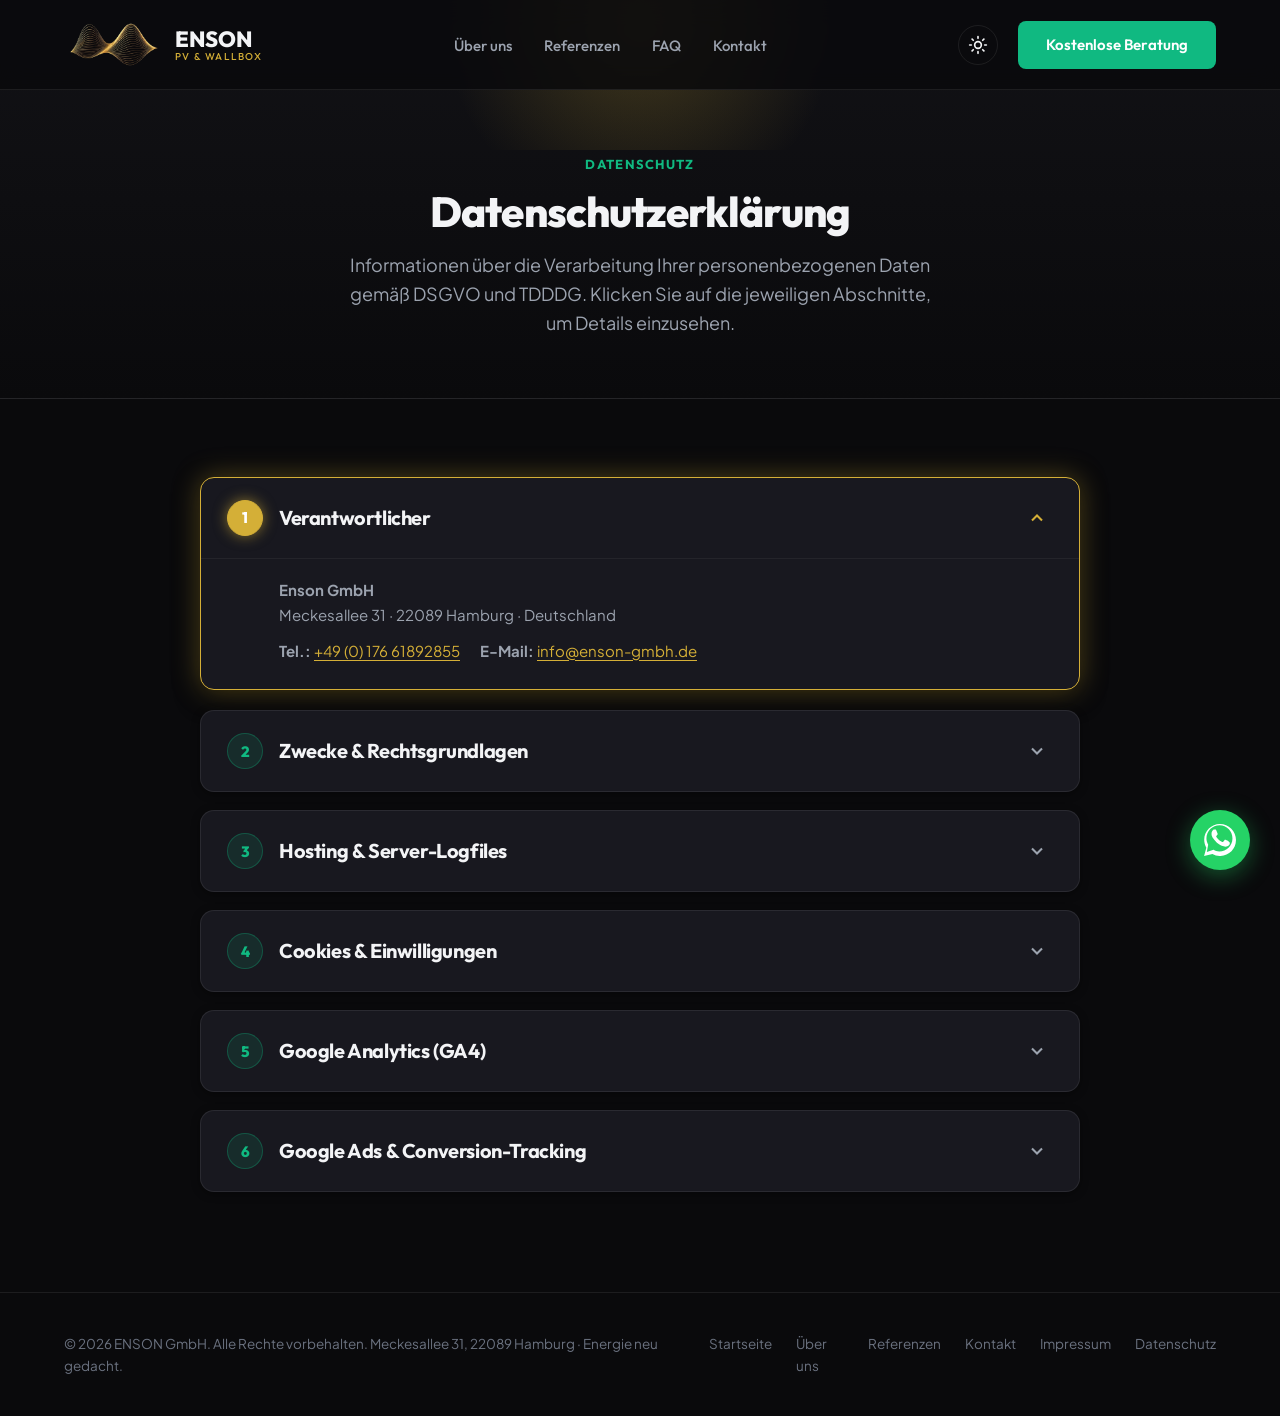
<file: datenschutz.html>
<!DOCTYPE html>
<html lang="de">
<head>
    <meta charset="UTF-8">
    <meta name="viewport" content="width=device-width, initial-scale=1.0">
    <title>Datenschutzerklärung | ENSON GmbH</title>
    <meta name="description" content="Datenschutzerklärung und Informationen zur Datenverarbeitung der Enson GmbH nach DSGVO.">
    <link rel="stylesheet" href="index.css">
    <!-- Google Fonts (Optimized Weights) -->
    <link rel="preconnect" href="https://fonts.googleapis.com">
    <link rel="preconnect" href="https://fonts.gstatic.com" crossorigin>
    <link href="https://fonts.googleapis.com/css2?family=Outfit:wght@400;500;600;700;800&family=Plus+Jakarta+Sans:wght@400;500;600;700&display=swap" rel="stylesheet">
</head>
<body class="dark-theme">
    <!-- Header -->
    <header class="site-header" id="site-header">
        <div class="container header-container">
            <a href="index.html" class="logo-area" id="logo-link">
                <img src="logo-dark.webp" alt="ENSON Logo" class="logo-image logo-dark" width="600" height="290">
                <img src="logo-light.webp" alt="ENSON Logo" class="logo-image logo-light" width="600" height="271">
                <span class="logo-text">ENSON <span class="logo-subtext">PV & WALLBOX</span></span>
            </a>
            
            <nav class="nav-bar" id="main-nav">
                <ul>
                    <li><a href="ueber-uns.html">Über uns</a></li>
                    <li><a href="index.html#referenzen">Referenzen</a></li>
                    <li><a href="index.html#faq">FAQ</a></li>
                    <li><a href="index.html#kontakt">Kontakt</a></li>
                </ul>
            </nav>
            
            <div class="header-actions">
                <!-- Theme Toggle -->
                <button class="theme-toggle-btn" id="theme-toggle" aria-label="Theme umschalten">
                    <svg class="sun-icon" viewBox="0 0 24 24" fill="none" stroke="currentColor" stroke-width="2" stroke-linecap="round" stroke-linejoin="round">
                        <circle cx="12" cy="12" r="4"></circle>
                        <path d="M12 2v2"></path>
                        <path d="M12 20v2"></path>
                        <path d="M4.93 4.93l1.41 1.41"></path>
                        <path d="M17.66 17.66l1.41 1.41"></path>
                        <path d="M2 12h2"></path>
                        <path d="M20 12h2"></path>
                        <path d="M6.34 17.66l-1.41 1.41"></path>
                        <path d="M19.07 4.93l-1.41 1.41"></path>
                    </svg>
                    <svg class="moon-icon" viewBox="0 0 24 24" fill="none" stroke="currentColor" stroke-width="2" stroke-linecap="round" stroke-linejoin="round">
                        <path d="M12 3a6 6 0 0 0 9 9 9 9 0 1 1-9-9Z"></path>
                    </svg>
                </button>
                <a href="index.html#kontakt" class="btn btn-primary btn-header" id="header-cta">Kostenlose Beratung</a>
                
                <!-- Mobile Nav Toggle -->
                <button class="mobile-menu-btn" id="mobile-menu-toggle" aria-label="Menü öffnen">
                    <span></span>
                    <span></span>
                    <span></span>
                </button>
            </div>
        </div>
    </header>

    <!-- Privacy Header -->
    <section class="legal-hero-section">
        <div class="container">
            <div class="legal-hero-content text-center">
                <span class="section-tag animate-on-scroll">DATENSCHUTZ</span>
                <h1 class="legal-hero-title animate-on-scroll">Datenschutzerklärung</h1>
                <p class="legal-hero-subtitle animate-on-scroll">
                    Informationen über die Verarbeitung Ihrer personenbezogenen Daten gemäß DSGVO und TDDDG. Klicken Sie auf die jeweiligen Abschnitte, um Details einzusehen.
                </p>
            </div>
        </div>
    </section>

    <!-- Privacy Interactive Accordion Content -->
    <section class="legal-content-section">
        <div class="container">
            <div class="privacy-accordion-container">
                
                <!-- 1. Verantwortlicher -->
                <div class="privacy-card-item active animate-on-scroll">
                    <button type="button" class="privacy-trigger" aria-expanded="true">
                        <div class="privacy-trigger-left">
                            <span class="privacy-number">1</span>
                            <h3 class="privacy-title">Verantwortlicher</h3>
                        </div>
                        <div class="privacy-toggle-icon">
                            <svg viewBox="0 0 24 24" fill="none" stroke="currentColor" stroke-width="2.5">
                                <polyline points="6 9 12 15 18 9"></polyline>
                            </svg>
                        </div>
                    </button>
                    <div class="privacy-panel" style="max-height: 400px;">
                        <div class="privacy-panel-content">
                            <p><strong>Enson GmbH</strong></p>
                            <p>Meckesallee 31 · 22089 Hamburg · Deutschland</p>
                            <div class="privacy-contact-row">
                                <span><strong>Tel.:</strong> <a href="tel:+4917661892855" class="legal-link">+49 (0) 176 61892855</a></span>
                                <span><strong>E-Mail:</strong> <a href="mailto:info@enson-gmbh.de" class="legal-link">info@enson-gmbh.de</a></span>
                            </div>
                        </div>
                    </div>
                </div>

                <!-- 2. Zwecke & Rechtsgrundlagen -->
                <div class="privacy-card-item animate-on-scroll">
                    <button type="button" class="privacy-trigger" aria-expanded="false">
                        <div class="privacy-trigger-left">
                            <span class="privacy-number">2</span>
                            <h3 class="privacy-title">Zwecke & Rechtsgrundlagen</h3>
                        </div>
                        <div class="privacy-toggle-icon">
                            <svg viewBox="0 0 24 24" fill="none" stroke="currentColor" stroke-width="2.5">
                                <polyline points="6 9 12 15 18 9"></polyline>
                            </svg>
                        </div>
                    </button>
                    <div class="privacy-panel">
                        <div class="privacy-panel-content">
                            <ul class="legal-list">
                                <li>
                                    <strong>Webseitenbetrieb / IT-Sicherheit:</strong> Art. 6 Abs. 1 lit. f DSGVO
                                </li>
                                <li>
                                    <strong>Bearbeitung von Anfragen, Angeboten & Vertragsdurchführung:</strong> Art. 6 Abs. 1 lit. b DSGVO
                                </li>
                                <li>
                                    <strong>Einwilligungsbasierte Vorgänge (Cookies, Analyse, Marketing):</strong> Art. 6 Abs. 1 lit. a DSGVO i. V. m. § 25 TDDDG
                                </li>
                                <li>
                                    <strong>Rechtliche Pflichten, z. B. Aufbewahrung:</strong> Art. 6 Abs. 1 lit. c DSGVO
                                </li>
                            </ul>
                        </div>
                    </div>
                </div>

                <!-- 3. Hosting & Server-Logfiles -->
                <div class="privacy-card-item animate-on-scroll">
                    <button type="button" class="privacy-trigger" aria-expanded="false">
                        <div class="privacy-trigger-left">
                            <span class="privacy-number">3</span>
                            <h3 class="privacy-title">Hosting & Server-Logfiles</h3>
                        </div>
                        <div class="privacy-toggle-icon">
                            <svg viewBox="0 0 24 24" fill="none" stroke="currentColor" stroke-width="2.5">
                                <polyline points="6 9 12 15 18 9"></polyline>
                            </svg>
                        </div>
                    </button>
                    <div class="privacy-panel">
                        <div class="privacy-panel-content">
                            <p>
                                Unser Hoster (<strong>Strato AG</strong>, Pascalstraße 10, 10587 Berlin) verarbeitet zum Betrieb dieser Seite technische Daten (IP-Adresse, Datum/Uhrzeit, URL, Referrer, User-Agent) in Server-Logfiles. Die Verarbeitung dient der Stabilität und Sicherheit.
                            </p>
                            <p style="margin-top: 8px;">
                                <strong>Speicherfrist:</strong> 15 Tage.
                            </p>
                            <p>
                                <strong>Rechtsgrundlage:</strong> Art. 6 Abs. 1 lit. f DSGVO.
                            </p>
                            <p style="margin-top: 8px;">
                                Ein Auftragsverarbeitungsvertrag mit Strato gemäß Art. 28 DSGVO ist geschlossen.
                            </p>
                        </div>
                    </div>
                </div>

                <!-- 4. Cookies & Einwilligungen -->
                <div class="privacy-card-item animate-on-scroll">
                    <button type="button" class="privacy-trigger" aria-expanded="false">
                        <div class="privacy-trigger-left">
                            <span class="privacy-number">4</span>
                            <h3 class="privacy-title">Cookies & Einwilligungen</h3>
                        </div>
                        <div class="privacy-toggle-icon">
                            <svg viewBox="0 0 24 24" fill="none" stroke="currentColor" stroke-width="2.5">
                                <polyline points="6 9 12 15 18 9"></polyline>
                            </svg>
                        </div>
                    </button>
                    <div class="privacy-panel">
                        <div class="privacy-panel-content">
                            <p>
                                Wir verwenden technisch notwendige Cookies für den Betrieb der Website. Darüber hinaus setzen wir Analyse- und Marketing-Cookies (Google Analytics, Google Ads, Meta Pixel) ausschließlich mit Ihrer ausdrücklichen Einwilligung ein (Art. 6 Abs. 1 lit. a DSGVO i. V. m. § 25 TDDDG).
                            </p>
                            <p style="margin-top: 10px;">
                                Beim ersten Besuch erscheint ein Cookie-Banner, über das Sie Ihre Wahl treffen können. Ihre Entscheidung wird lokal in Ihrem Browser (localStorage) gespeichert. Sie können Ihre Einwilligung jederzeit mit Wirkung für die Zukunft widerrufen:
                            </p>
                            
                            <div class="cookie-reset-box">
                                <button type="button" class="btn btn-outline" id="cookie-reset-btn" onclick="alert('Ihre Cookie-Einstellungen wurden zurückgesetzt. Beim nächsten Laden wird das Banner erneut angezeigt.');">
                                    ↺ Einwilligung jetzt widerrufen / Cookie-Banner erneut anzeigen
                                </button>
                            </div>
                        </div>
                    </div>
                </div>

                <!-- 5. Google Analytics (GA4) -->
                <div class="privacy-card-item animate-on-scroll">
                    <button type="button" class="privacy-trigger" aria-expanded="false">
                        <div class="privacy-trigger-left">
                            <span class="privacy-number">5</span>
                            <h3 class="privacy-title">Google Analytics (GA4)</h3>
                        </div>
                        <div class="privacy-toggle-icon">
                            <svg viewBox="0 0 24 24" fill="none" stroke="currentColor" stroke-width="2.5">
                                <polyline points="6 9 12 15 18 9"></polyline>
                            </svg>
                        </div>
                    </button>
                    <div class="privacy-panel">
                        <div class="privacy-panel-content">
                            <p>
                                Wir nutzen <strong>Google Analytics 4</strong> (Mess-ID: <code class="legal-code">G-PY9M96F4RJ</code>) der Google Ireland Limited, Gordon House, Barrow Street, Dublin 4, Irland. Google Analytics setzt Cookies und erhebt pseudonymisierte Nutzungsdaten (Seitenaufrufe, Verweildauer, grobe Standortinformation), die an Server von Google – auch in den USA – übertragen werden.
                            </p>
                            <p style="margin-top: 8px;">
                                IP-Anonymisierung ist aktiviert; IP-Adressen werden vor der Übertragung gekürzt. Die Datenübertragung in die USA stützt sich auf EU-Standardvertragsklauseln (Art. 46 DSGVO); Google ist zudem unter dem EU-US Data Privacy Framework zertifiziert.
                            </p>
                            <p style="margin-top: 8px;">
                                <strong>Zweck:</strong> Analyse des Nutzerverhaltens zur Verbesserung unseres Angebots.
                            </p>
                            <p>
                                <strong>Rechtsgrundlage:</strong> Art. 6 Abs. 1 lit. a DSGVO (Einwilligung).
                            </p>
                            <p>
                                <strong>Speicherdauer:</strong> Nutzerdaten werden nach 14 Monaten automatisch gelöscht.
                            </p>
                            <p style="margin-top: 10px;">
                                <strong>Opt-out:</strong> 
                                <a href="https://tools.google.com/dlpage/gaoptout" target="_blank" rel="noopener noreferrer" class="legal-link">Browser-Add-on zur Deaktivierung</a> · 
                                <a href="https://policies.google.com/privacy" target="_blank" rel="noopener noreferrer" class="legal-link">Datenschutzerklärung Google</a>
                            </p>
                        </div>
                    </div>
                </div>

                <!-- 6. Google Ads & Conversion-Tracking -->
                <div class="privacy-card-item animate-on-scroll">
                    <button type="button" class="privacy-trigger" aria-expanded="false">
                        <div class="privacy-trigger-left">
                            <span class="privacy-number">6</span>
                            <h3 class="privacy-title">Google Ads & Conversion-Tracking</h3>
                        </div>
                        <div class="privacy-toggle-icon">
                            <svg viewBox="0 0 24 24" fill="none" stroke="currentColor" stroke-width="2.5">
                                <polyline points="6 9 12 15 18 9"></polyline>
                            </svg>
                        </div>
                    </button>
                    <div class="privacy-panel">
                        <div class="privacy-panel-content">
                            <p>
                                Wir schalten Werbeanzeigen über <strong>Google Ads</strong> (Conversion-ID: <code class="legal-code">AW-17674142941</code>) der Google Ireland Limited und messen deren Wirksamkeit mit dem Google Conversion-Tracking. Klickt ein Nutzer auf eine unserer Anzeigen, wird ein Cookie gesetzt, das eine mögliche Conversion (z. B. Kontaktanfrage) erfasst und pseudonymisiert an Google übermittelt.
                            </p>
                        </div>
                    </div>
                </div>

            </div>
        </div>
    </section>

    <!-- Site Footer -->
    <footer class="site-footer">
        <div class="container footer-bottom">
            <p class="copyright">&copy; 2026 ENSON GmbH. Alle Rechte vorbehalten. Meckesallee 31, 22089 Hamburg · Energie neu gedacht.</p>
            <div class="footer-links">
                <a href="index.html">Startseite</a>
                <a href="ueber-uns.html">Über uns</a>
                <a href="index.html#referenzen">Referenzen</a>
                <a href="index.html#kontakt">Kontakt</a>
                <a href="impressum.html">Impressum</a>
                <a href="datenschutz.html" class="nav-active">Datenschutz</a>
            </div>
        </div>
    </footer>

    <!-- Floating WhatsApp Button -->
    <a href="https://wa.me/4917661892855" class="whatsapp-float-btn" target="_blank" rel="noopener noreferrer" aria-label="Kontakt über WhatsApp" id="whatsapp-btn">
        <svg class="whatsapp-icon" viewBox="0 0 24 24" fill="currentColor">
            <path d="M.057 24l1.687-6.163c-1.041-1.804-1.588-3.849-1.587-5.946C.06 5.348 5.397.01 12.008.01c3.202.001 6.212 1.246 8.477 3.514 2.266 2.268 3.507 5.28 3.505 8.484-.004 6.657-5.34 11.997-11.953 11.997-2.005-.001-3.973-.502-5.724-1.455L0 24zm6.59-4.846c1.6.95 3.188 1.449 4.825 1.451 5.436 0 9.86-4.37 9.864-9.799.002-2.63-1.023-5.101-2.885-6.963C16.79 1.98 14.317.954 11.69.954 6.254.954 1.83 5.324 1.826 10.753c-.001 1.674.452 3.3 1.311 4.755L2.125 21.03l5.522-1.876zm11.758-6.195c-.328-.163-1.94-.954-2.24-1.064-.3-.11-.518-.163-.736.163-.218.327-.845 1.064-1.036 1.282-.19.218-.382.245-.71.082-.328-.163-1.385-.509-2.637-1.623-.974-.868-1.63-1.94-1.82-2.268-.19-.328-.02-.505.144-.668.148-.146.328-.382.492-.573.164-.19.218-.327.328-.545.11-.218.055-.409-.028-.573-.082-.163-.736-1.771-1.008-2.427-.267-.641-.56-.553-.768-.564-.199-.01-.427-.012-.655-.012-.228 0-.598.085-.91.423-.312.338-1.19 1.163-1.19 2.831s1.22 3.278 1.39 3.504c.17.228 2.4 3.66 5.812 5.132.812.35 1.447.56 1.942.717.817.26 1.562.223 2.15.135.656-.098 1.94-.792 2.213-1.527.273-.736.273-1.363.19-1.5-.082-.137-.3-.218-.628-.382z"></path>
        </svg>
        <span class="whatsapp-tooltip">Direkt WhatsApp schreiben</span>
    </a>

    <!-- JavaScript -->
    <script src="index.js" defer></script>
</body>
</html>
</file>
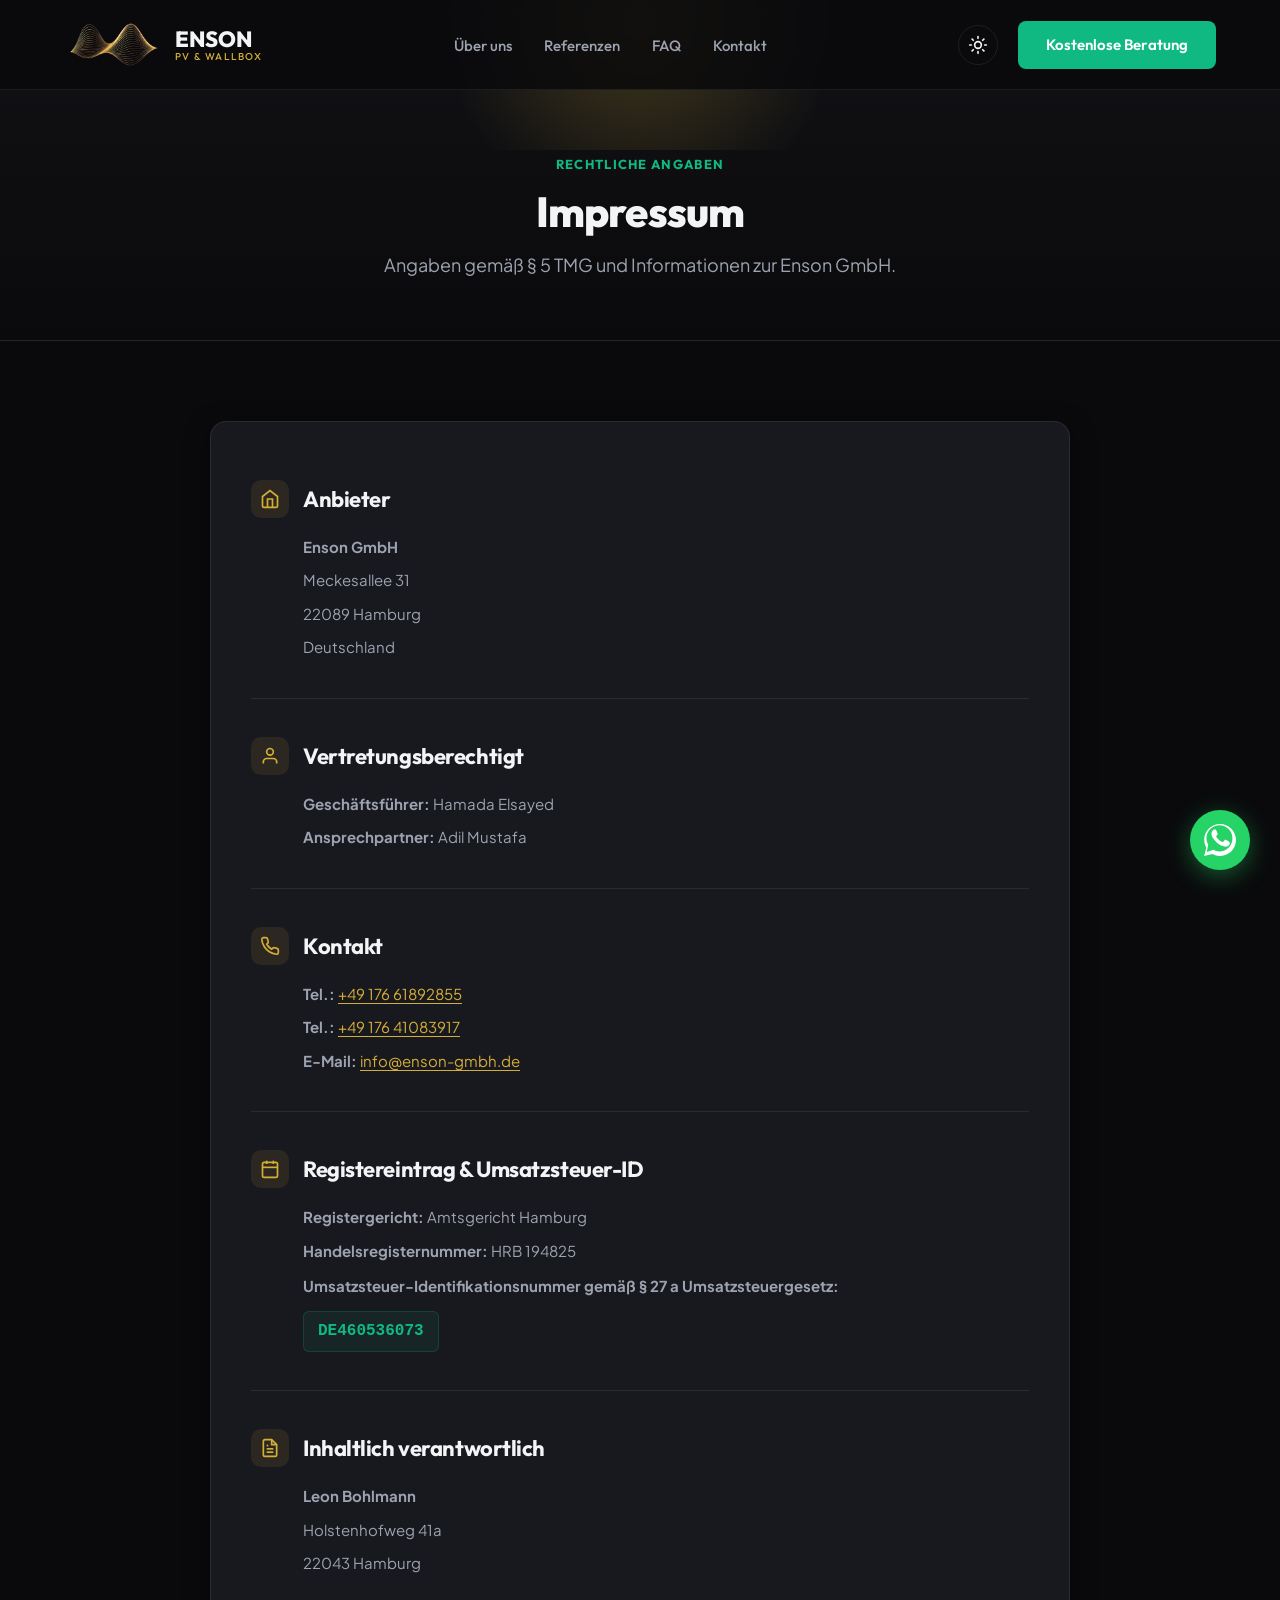
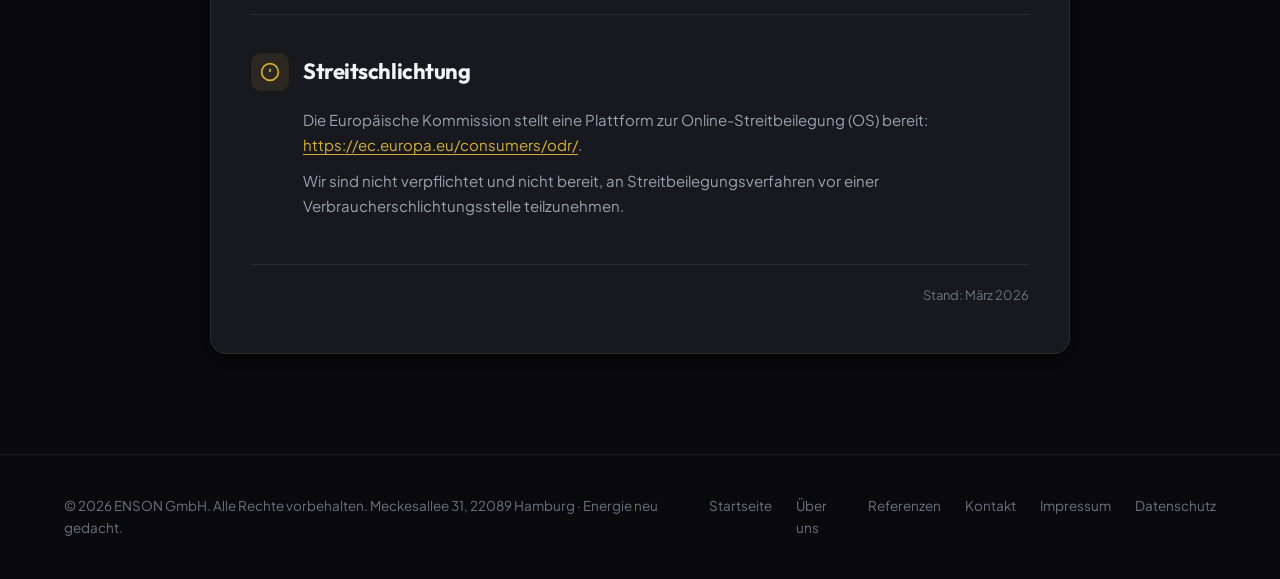
<file: impressum.html>
<!DOCTYPE html>
<html lang="de">
<head>
    <meta charset="UTF-8">
    <meta name="viewport" content="width=device-width, initial-scale=1.0">
    <title>Impressum | ENSON GmbH - Photovoltaik & Wallbox</title>
    <meta name="description" content="Impressum und rechtliche Angaben der Enson GmbH in Hamburg.">
    <link rel="stylesheet" href="index.css">
    <!-- Google Fonts (Optimized Weights) -->
    <link rel="preconnect" href="https://fonts.googleapis.com">
    <link rel="preconnect" href="https://fonts.gstatic.com" crossorigin>
    <link href="https://fonts.googleapis.com/css2?family=Outfit:wght@400;500;600;700;800&family=Plus+Jakarta+Sans:wght@400;500;600;700&display=swap" rel="stylesheet">
</head>
<body class="dark-theme">
    <!-- Header -->
    <header class="site-header" id="site-header">
        <div class="container header-container">
            <a href="index.html" class="logo-area" id="logo-link">
                <img src="logo-dark.webp" alt="ENSON Logo" class="logo-image logo-dark" width="600" height="290">
                <img src="logo-light.webp" alt="ENSON Logo" class="logo-image logo-light" width="600" height="271">
                <span class="logo-text">ENSON <span class="logo-subtext">PV & WALLBOX</span></span>
            </a>
            
            <nav class="nav-bar" id="main-nav">
                <ul>
                    <li><a href="ueber-uns.html">Über uns</a></li>
                    <li><a href="index.html#referenzen">Referenzen</a></li>
                    <li><a href="index.html#faq">FAQ</a></li>
                    <li><a href="index.html#kontakt">Kontakt</a></li>
                </ul>
            </nav>
            
            <div class="header-actions">
                <!-- Theme Toggle -->
                <button class="theme-toggle-btn" id="theme-toggle" aria-label="Theme umschalten">
                    <svg class="sun-icon" viewBox="0 0 24 24" fill="none" stroke="currentColor" stroke-width="2" stroke-linecap="round" stroke-linejoin="round">
                        <circle cx="12" cy="12" r="4"></circle>
                        <path d="M12 2v2"></path>
                        <path d="M12 20v2"></path>
                        <path d="M4.93 4.93l1.41 1.41"></path>
                        <path d="M17.66 17.66l1.41 1.41"></path>
                        <path d="M2 12h2"></path>
                        <path d="M20 12h2"></path>
                        <path d="M6.34 17.66l-1.41 1.41"></path>
                        <path d="M19.07 4.93l-1.41 1.41"></path>
                    </svg>
                    <svg class="moon-icon" viewBox="0 0 24 24" fill="none" stroke="currentColor" stroke-width="2" stroke-linecap="round" stroke-linejoin="round">
                        <path d="M12 3a6 6 0 0 0 9 9 9 9 0 1 1-9-9Z"></path>
                    </svg>
                </button>
                <a href="index.html#kontakt" class="btn btn-primary btn-header" id="header-cta">Kostenlose Beratung</a>
                
                <!-- Mobile Nav Toggle -->
                <button class="mobile-menu-btn" id="mobile-menu-toggle" aria-label="Menü öffnen">
                    <span></span>
                    <span></span>
                    <span></span>
                </button>
            </div>
        </div>
    </header>

    <!-- Legal Header -->
    <section class="legal-hero-section">
        <div class="container">
            <div class="legal-hero-content text-center">
                <span class="section-tag animate-on-scroll">RECHTLICHE ANGABEN</span>
                <h1 class="legal-hero-title animate-on-scroll">Impressum</h1>
                <p class="legal-hero-subtitle animate-on-scroll">
                    Angaben gemäß § 5 TMG und Informationen zur Enson GmbH.
                </p>
            </div>
        </div>
    </section>

    <!-- Legal Body Content -->
    <section class="legal-content-section">
        <div class="container">
            <div class="legal-box animate-on-scroll">
                
                <!-- Anbieter -->
                <div class="legal-group">
                    <div class="legal-group-header">
                        <div class="legal-icon">
                            <svg viewBox="0 0 24 24" fill="none" stroke="currentColor" stroke-width="2">
                                <path d="M3 9l9-7 9 7v11a2 2 0 0 1-2 2H5a2 2 0 0 1-2-2z"></path>
                                <polyline points="9 22 9 12 15 12 15 22"></polyline>
                            </svg>
                        </div>
                        <h3>Anbieter</h3>
                    </div>
                    <div class="legal-group-body">
                        <p><strong>Enson GmbH</strong></p>
                        <p>Meckesallee 31</p>
                        <p>22089 Hamburg</p>
                        <p>Deutschland</p>
                    </div>
                </div>

                <hr class="legal-divider">

                <!-- Vertretungsberechtigt -->
                <div class="legal-group">
                    <div class="legal-group-header">
                        <div class="legal-icon">
                            <svg viewBox="0 0 24 24" fill="none" stroke="currentColor" stroke-width="2">
                                <path d="M20 21v-2a4 4 0 0 0-4-4H8a4 4 0 0 0-4 4v2"></path>
                                <circle cx="12" cy="7" r="4"></circle>
                            </svg>
                        </div>
                        <h3>Vertretungsberechtigt</h3>
                    </div>
                    <div class="legal-group-body">
                        <p><strong>Geschäftsführer:</strong> Hamada Elsayed</p>
                        <p><strong>Ansprechpartner:</strong> Adil Mustafa</p>
                    </div>
                </div>

                <hr class="legal-divider">

                <!-- Kontakt -->
                <div class="legal-group">
                    <div class="legal-group-header">
                        <div class="legal-icon">
                            <svg viewBox="0 0 24 24" fill="none" stroke="currentColor" stroke-width="2">
                                <path d="M22 16.92v3a2 2 0 0 1-2.18 2 19.79 19.79 0 0 1-8.63-3.07 19.5 19.5 0 0 1-6-6 19.79 19.79 0 0 1-3.07-8.67A2 2 0 0 1 4.11 2h3a2 2 0 0 1 2 1.72 12.84 12.84 0 0 0 .7 2.81 2 2 0 0 1-.45 2.11L8.09 9.91a16 16 0 0 0 6 6l1.27-1.27a2 2 0 0 1 2.11-.45 12.84 12.84 0 0 0 2.81.7A2 2 0 0 1 22 16.92z"></path>
                            </svg>
                        </div>
                        <h3>Kontakt</h3>
                    </div>
                    <div class="legal-group-body">
                        <p><strong>Tel.:</strong> <a href="tel:+4917661892855" class="legal-link">+49 176 61892855</a></p>
                        <p><strong>Tel.:</strong> <a href="tel:+4917641083917" class="legal-link">+49 176 41083917</a></p>
                        <p><strong>E-Mail:</strong> <a href="mailto:info@enson-gmbh.de" class="legal-link">info@enson-gmbh.de</a></p>
                    </div>
                </div>

                <hr class="legal-divider">

                <!-- Registereintrag & Steuernummer -->
                <div class="legal-group">
                    <div class="legal-group-header">
                        <div class="legal-icon">
                            <svg viewBox="0 0 24 24" fill="none" stroke="currentColor" stroke-width="2">
                                <rect x="3" y="4" width="18" height="18" rx="2" ry="2"></rect>
                                <line x1="16" y1="2" x2="16" y2="6"></line>
                                <line x1="8" y1="2" x2="8" y2="6"></line>
                                <line x1="3" y1="10" x2="21" y2="10"></line>
                            </svg>
                        </div>
                        <h3>Registereintrag & Umsatzsteuer-ID</h3>
                    </div>
                    <div class="legal-group-body">
                        <p><strong>Registergericht:</strong> Amtsgericht Hamburg</p>
                        <p><strong>Handelsregisternummer:</strong> HRB 194825</p>
                        <p style="margin-top: 10px;"><strong>Umsatzsteuer-Identifikationsnummer gemäß § 27 a Umsatzsteuergesetz:</strong></p>
                        <p class="legal-badge-code">DE460536073</p>
                    </div>
                </div>

                <hr class="legal-divider">

                <!-- Inhaltlich verantwortlich -->
                <div class="legal-group">
                    <div class="legal-group-header">
                        <div class="legal-icon">
                            <svg viewBox="0 0 24 24" fill="none" stroke="currentColor" stroke-width="2">
                                <path d="M14 2H6a2 2 0 0 0-2 2v16a2 2 0 0 0 2 2h12a2 2 0 0 0 2-2V8z"></path>
                                <polyline points="14 2 14 8 20 8"></polyline>
                                <line x1="16" y1="13" x2="8" y2="13"></line>
                                <line x1="16" y1="17" x2="8" y2="17"></line>
                                <polyline points="10 9 9 9 8 9"></polyline>
                            </svg>
                        </div>
                        <h3>Inhaltlich verantwortlich</h3>
                    </div>
                    <div class="legal-group-body">
                        <p><strong>Leon Bohlmann</strong></p>
                        <p>Holstenhofweg 41a</p>
                        <p>22043 Hamburg</p>
                    </div>
                </div>

                <hr class="legal-divider">

                <!-- Streitschlichtung -->
                <div class="legal-group">
                    <div class="legal-group-header">
                        <div class="legal-icon">
                            <svg viewBox="0 0 24 24" fill="none" stroke="currentColor" stroke-width="2">
                                <circle cx="12" cy="12" r="10"></circle>
                                <line x1="12" y1="8" x2="12" y2="12"></line>
                                <line x1="12" y1="16" x2="12.01" y2="16"></line>
                            </svg>
                        </div>
                        <h3>Streitschlichtung</h3>
                    </div>
                    <div class="legal-group-body">
                        <p>
                            Die Europäische Kommission stellt eine Plattform zur Online-Streitbeilegung (OS) bereit: 
                            <a href="https://ec.europa.eu/consumers/odr/" target="_blank" rel="noopener noreferrer" class="legal-link">https://ec.europa.eu/consumers/odr/</a>.
                        </p>
                        <p style="margin-top: 10px;">
                            Wir sind nicht verpflichtet und nicht bereit, an Streitbeilegungsverfahren vor einer Verbraucherschlichtungsstelle teilzunehmen.
                        </p>
                    </div>
                </div>

                <div class="legal-footer-note">
                    <span>Stand: März 2026</span>
                </div>
            </div>
        </div>
    </section>

    <!-- Site Footer -->
    <footer class="site-footer">
        <div class="container footer-bottom">
            <p class="copyright">&copy; 2026 ENSON GmbH. Alle Rechte vorbehalten. Meckesallee 31, 22089 Hamburg · Energie neu gedacht.</p>
            <div class="footer-links">
                <a href="index.html">Startseite</a>
                <a href="ueber-uns.html">Über uns</a>
                <a href="index.html#referenzen">Referenzen</a>
                <a href="index.html#kontakt">Kontakt</a>
                <a href="impressum.html" class="nav-active">Impressum</a>
                <a href="datenschutz.html">Datenschutz</a>
            </div>
        </div>
    </footer>

    <!-- Floating WhatsApp Button -->
    <a href="https://wa.me/4917661892855" class="whatsapp-float-btn" target="_blank" rel="noopener noreferrer" aria-label="Kontakt über WhatsApp" id="whatsapp-btn">
        <svg class="whatsapp-icon" viewBox="0 0 24 24" fill="currentColor">
            <path d="M.057 24l1.687-6.163c-1.041-1.804-1.588-3.849-1.587-5.946C.06 5.348 5.397.01 12.008.01c3.202.001 6.212 1.246 8.477 3.514 2.266 2.268 3.507 5.28 3.505 8.484-.004 6.657-5.34 11.997-11.953 11.997-2.005-.001-3.973-.502-5.724-1.455L0 24zm6.59-4.846c1.6.95 3.188 1.449 4.825 1.451 5.436 0 9.86-4.37 9.864-9.799.002-2.63-1.023-5.101-2.885-6.963C16.79 1.98 14.317.954 11.69.954 6.254.954 1.83 5.324 1.826 10.753c-.001 1.674.452 3.3 1.311 4.755L2.125 21.03l5.522-1.876zm11.758-6.195c-.328-.163-1.94-.954-2.24-1.064-.3-.11-.518-.163-.736.163-.218.327-.845 1.064-1.036 1.282-.19.218-.382.245-.71.082-.328-.163-1.385-.509-2.637-1.623-.974-.868-1.63-1.94-1.82-2.268-.19-.328-.02-.505.144-.668.148-.146.328-.382.492-.573.164-.19.218-.327.328-.545.11-.218.055-.409-.028-.573-.082-.163-.736-1.771-1.008-2.427-.267-.641-.56-.553-.768-.564-.199-.01-.427-.012-.655-.012-.228 0-.598.085-.91.423-.312.338-1.19 1.163-1.19 2.831s1.22 3.278 1.39 3.504c.17.228 2.4 3.66 5.812 5.132.812.35 1.447.56 1.942.717.817.26 1.562.223 2.15.135.656-.098 1.94-.792 2.213-1.527.273-.736.273-1.363.19-1.5-.082-.137-.3-.218-.628-.382z"></path>
        </svg>
        <span class="whatsapp-tooltip">Direkt WhatsApp schreiben</span>
    </a>

    <!-- JavaScript -->
    <script src="index.js" defer></script>
</body>
</html>
</file>
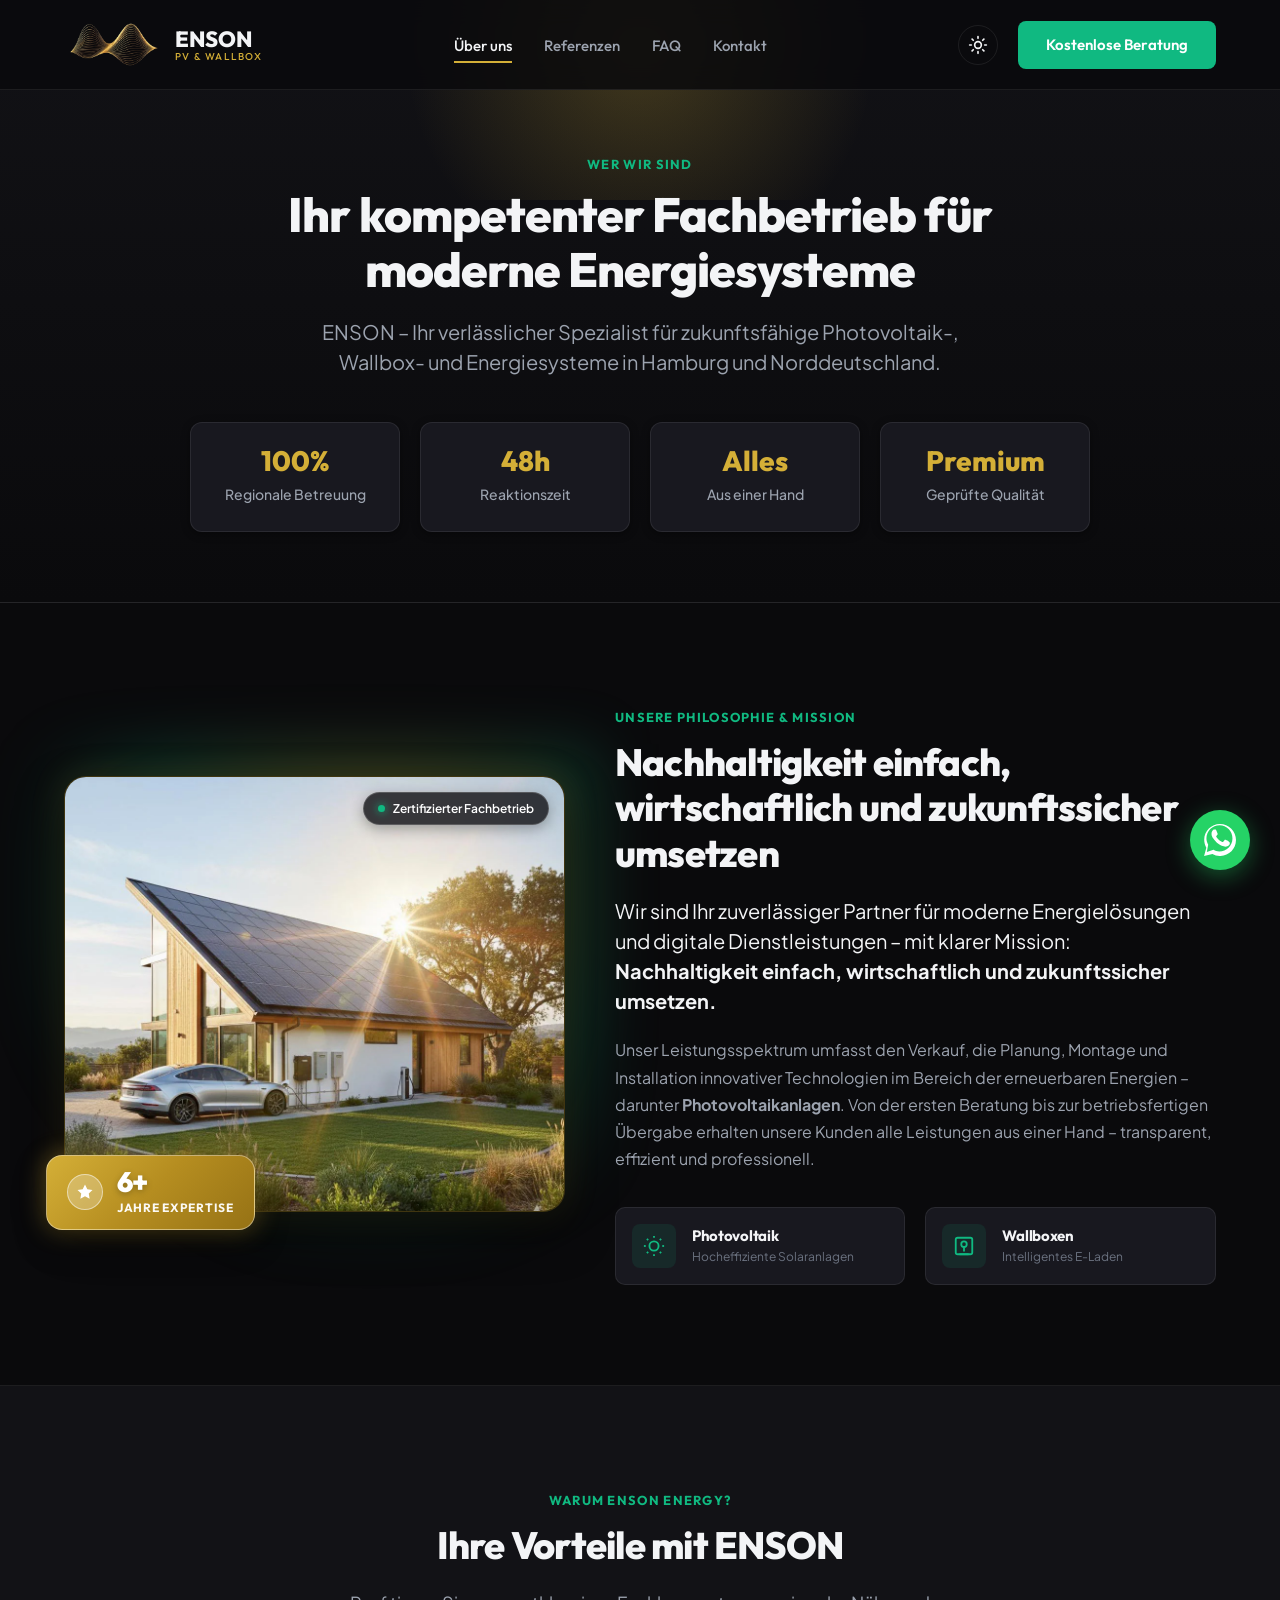
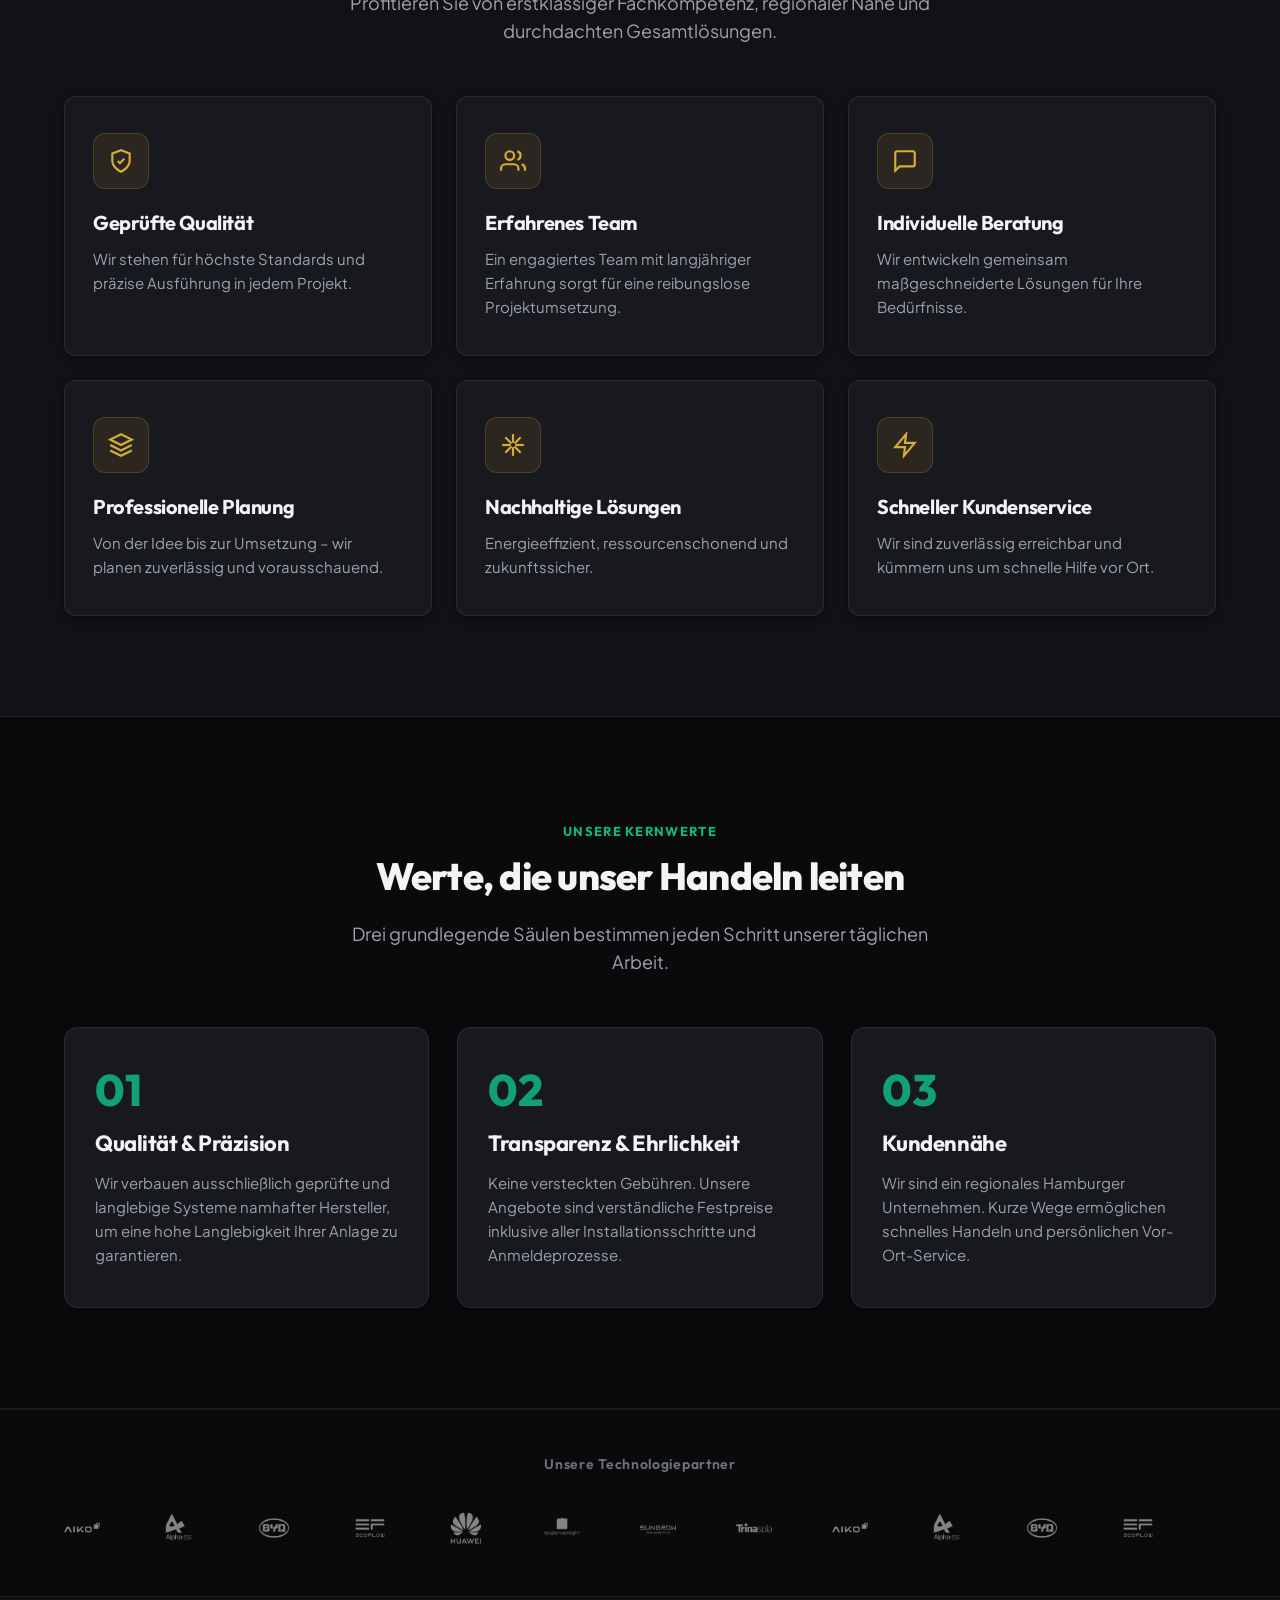
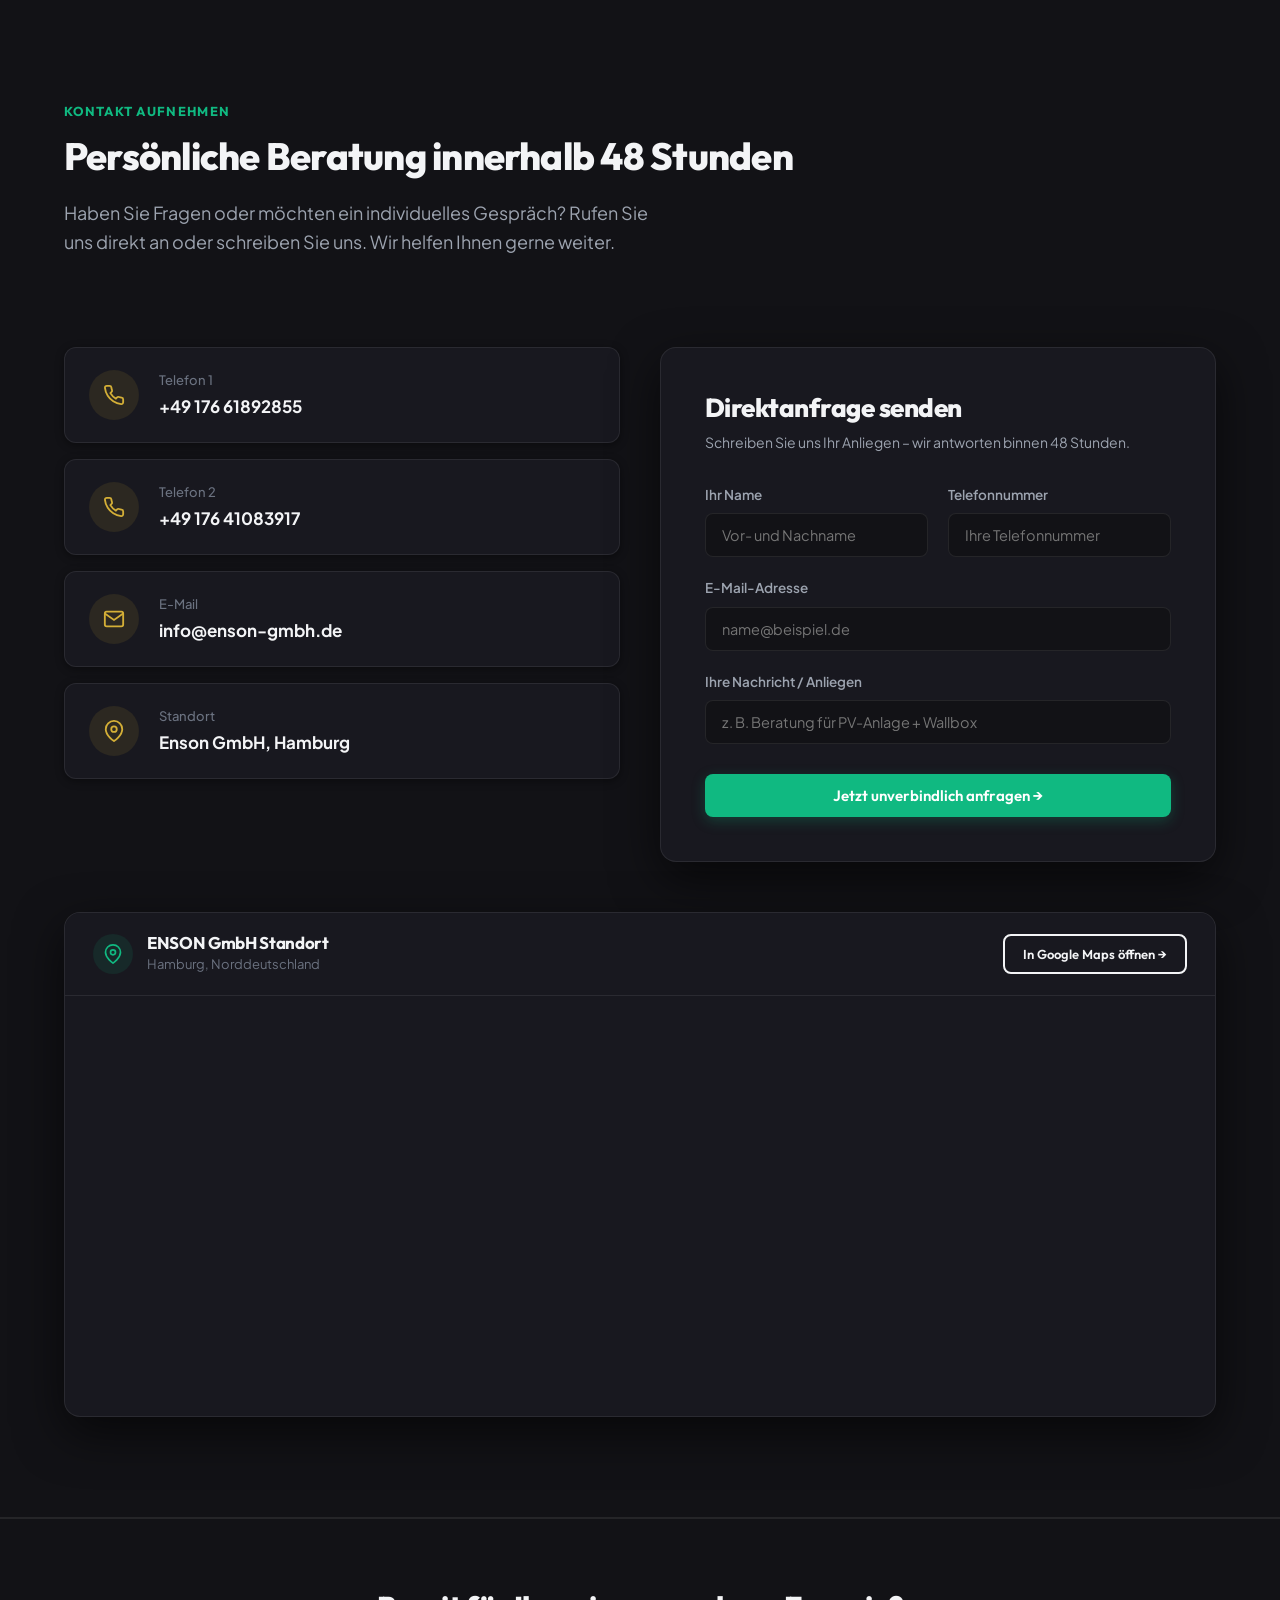
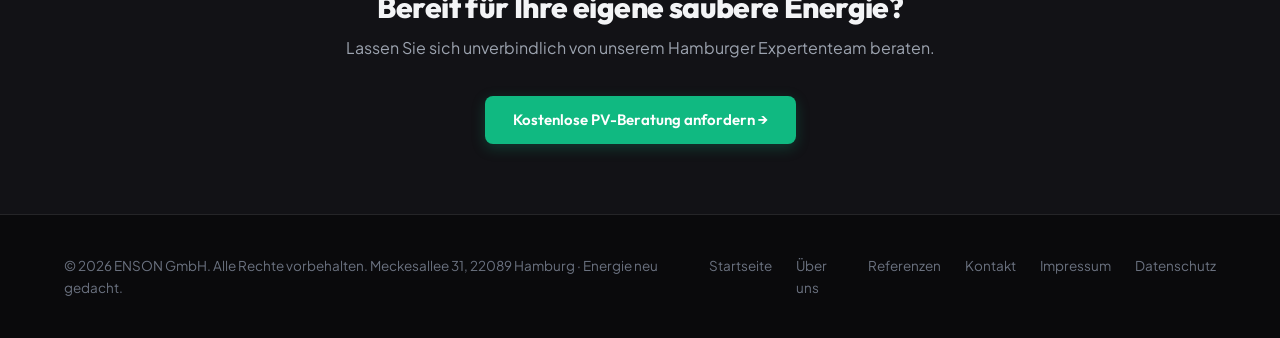
<file: ueber-uns.html>
<!DOCTYPE html>
<html lang="de">
<head>
    <meta charset="UTF-8">
    <meta name="viewport" content="width=device-width, initial-scale=1.0">
    <title>Über uns | ENSON GmbH - Moderne Energiesysteme in Hamburg</title>
    <meta name="description" content="ENSON – Ihr kompetenter Fachbetrieb für moderne und zukunftsfähige Energiesysteme in Norddeutschland. Photovoltaik, Wallboxen, Wärmepumpen & Smart Home.">
    <link rel="stylesheet" href="index.css">
    <!-- Google Fonts (Optimized Weights) -->
    <link rel="preconnect" href="https://fonts.googleapis.com">
    <link rel="preconnect" href="https://fonts.gstatic.com" crossorigin>
    <link href="https://fonts.googleapis.com/css2?family=Outfit:wght@400;500;600;700;800&family=Plus+Jakarta+Sans:wght@400;500;600;700&display=swap" rel="stylesheet">
</head>
<body class="dark-theme">
    <!-- Header -->
    <header class="site-header" id="site-header">
        <div class="container header-container">
            <a href="index.html" class="logo-area" id="logo-link">
                <img src="logo-dark.webp" alt="ENSON Logo" class="logo-image logo-dark" width="600" height="290">
                <img src="logo-light.webp" alt="ENSON Logo" class="logo-image logo-light" width="600" height="271">
                <span class="logo-text">ENSON <span class="logo-subtext">PV & WALLBOX</span></span>
            </a>
            
            <nav class="nav-bar" id="main-nav">
                <ul>
                    <li><a href="ueber-uns.html" class="nav-active">Über uns</a></li>
                    <li><a href="index.html#referenzen">Referenzen</a></li>
                    <li><a href="index.html#faq">FAQ</a></li>
                    <li><a href="index.html#kontakt">Kontakt</a></li>
                </ul>
            </nav>
            
            <div class="header-actions">
                <!-- Theme Toggle -->
                <button class="theme-toggle-btn" id="theme-toggle" aria-label="Theme umschalten">
                    <svg class="sun-icon" viewBox="0 0 24 24" fill="none" stroke="currentColor" stroke-width="2" stroke-linecap="round" stroke-linejoin="round">
                        <circle cx="12" cy="12" r="4"></circle>
                        <path d="M12 2v2"></path>
                        <path d="M12 20v2"></path>
                        <path d="M4.93 4.93l1.41 1.41"></path>
                        <path d="M17.66 17.66l1.41 1.41"></path>
                        <path d="M2 12h2"></path>
                        <path d="M20 12h2"></path>
                        <path d="M6.34 17.66l-1.41 1.41"></path>
                        <path d="M19.07 4.93l-1.41 1.41"></path>
                    </svg>
                    <svg class="moon-icon" viewBox="0 0 24 24" fill="none" stroke="currentColor" stroke-width="2" stroke-linecap="round" stroke-linejoin="round">
                        <path d="M12 3a6 6 0 0 0 9 9 9 9 0 1 1-9-9Z"></path>
                    </svg>
                </button>
                <a href="#kontakt-bereich" class="btn btn-primary btn-header" id="header-cta">Kostenlose Beratung</a>
                
                <!-- Mobile Nav Toggle -->
                <button class="mobile-menu-btn" id="mobile-menu-toggle" aria-label="Menü öffnen">
                    <span></span>
                    <span></span>
                    <span></span>
                </button>
            </div>
        </div>
    </header>

    <!-- About Page Hero -->
    <section class="about-hero-section">
        <div class="container">
            <div class="about-hero-content text-center">
                <span class="section-tag animate-on-scroll">WER WIR SIND</span>
                <h1 class="about-hero-title animate-on-scroll">Ihr kompetenter Fachbetrieb für moderne Energiesysteme</h1>
                <p class="about-hero-subtitle animate-on-scroll">
                    ENSON – Ihr verlässlicher Spezialist für zukunftsfähige Photovoltaik-, Wallbox- und Energiesysteme in Hamburg und Norddeutschland.
                </p>
                
                <div class="about-stats-grid animate-on-scroll">
                    <div class="about-stat-item">
                        <span class="stat-number">100%</span>
                        <span class="stat-label">Regionale Betreuung</span>
                    </div>
                    <div class="about-stat-item">
                        <span class="stat-number">48h</span>
                        <span class="stat-label">Reaktionszeit</span>
                    </div>
                    <div class="about-stat-item">
                        <span class="stat-number">Alles</span>
                        <span class="stat-label">Aus einer Hand</span>
                    </div>
                    <div class="about-stat-item">
                        <span class="stat-number">Premium</span>
                        <span class="stat-label">Geprüfte Qualität</span>
                    </div>
                </div>
            </div>
        </div>
    </section>

    <!-- Mission & Philosophy Section -->
    <section class="philosophy-section">
        <div class="container">
            <div class="philosophy-grid">
                <!-- Visual Showcase First (Left Column) -->
                <div class="philosophy-visual-col animate-on-scroll">
                    <div class="about-image-showcase">
                        <!-- Dynamic Ambient Glow Backdrop -->
                        <div class="about-img-glow"></div>
                        
                        <!-- Main Image Frame -->
                        <div class="about-img-frame">
                            <img src="ueber_uns.webp" alt="ENSON Photovoltaik & Wallbox Expertise Hamburg" class="about-hero-img" loading="lazy" decoding="async" width="1024" height="890">
                        </div>

                        <!-- Floating Golden Expertise Badge -->
                        <div class="gold-expertise-badge">
                            <div class="badge-icon-wrap">
                                <svg viewBox="0 0 24 24" fill="currentColor">
                                    <path d="M12 2l3.09 6.26L22 9.27l-5 4.87 1.18 6.88L12 17.77l-6.18 3.25L7 14.14 2 9.27l6.91-1.01L12 2z"></path>
                                </svg>
                            </div>
                            <div class="badge-text-wrap">
                                <span class="badge-years">6+</span>
                                <span class="badge-label">Jahre Expertise</span>
                            </div>
                        </div>

                        <!-- Top Trust Chip -->
                        <div class="about-trust-chip">
                            <span class="trust-chip-dot"></span>
                            <span>Zertifizierter Fachbetrieb</span>
                        </div>
                    </div>
                </div>

                <!-- Text Content Column -->
                <div class="philosophy-text-col animate-on-scroll">
                    <span class="section-tag">UNSERE PHILOSOPHIE & MISSION</span>
                    <h2 class="section-title">Nachhaltigkeit einfach, wirtschaftlich und zukunftssicher umsetzen</h2>
                    
                    <p class="philosophy-lead">
                        Wir sind Ihr zuverlässiger Partner für moderne Energielösungen und digitale Dienstleistungen – mit klarer Mission: <strong>Nachhaltigkeit einfach, wirtschaftlich und zukunftssicher umsetzen.</strong>
                    </p>
                    
                    <p class="philosophy-body">
                        Unser Leistungsspektrum umfasst den Verkauf, die Planung, Montage und Installation innovativer Technologien im Bereich der erneuerbaren Energien – darunter <strong>Photovoltaikanlagen</strong>. Von der ersten Beratung bis zur betriebsfertigen Übergabe erhalten unsere Kunden alle Leistungen aus einer Hand – transparent, effizient und professionell.
                    </p>

                    <div class="philosophy-features">
                        <div class="phil-feature-item">
                            <div class="phil-icon">
                                <svg viewBox="0 0 24 24" fill="none" stroke="currentColor" stroke-width="2">
                                    <circle cx="12" cy="12" r="5"></circle>
                                    <line x1="12" y1="1" x2="12" y2="3"></line>
                                    <line x1="12" y1="21" x2="12" y2="23"></line>
                                    <line x1="4.22" y1="4.22" x2="5.64" y2="5.64"></line>
                                    <line x1="18.36" y1="18.36" x2="19.78" y2="19.78"></line>
                                    <line x1="1" y1="12" x2="3" y2="12"></line>
                                    <line x1="21" y1="12" x2="23" y2="12"></line>
                                    <line x1="4.22" y1="19.78" x2="5.64" y2="18.36"></line>
                                    <line x1="18.36" y1="5.64" x2="19.78" y2="4.22"></line>
                                </svg>
                            </div>
                            <div>
                                <h4>Photovoltaik</h4>
                                <p>Hocheffiziente Solaranlagen</p>
                            </div>
                        </div>

                        <div class="phil-feature-item">
                            <div class="phil-icon">
                                <svg viewBox="0 0 24 24" fill="none" stroke="currentColor" stroke-width="2">
                                    <rect x="3" y="3" width="18" height="18" rx="2" ry="2"></rect>
                                    <circle cx="12" cy="10" r="3"></circle>
                                    <path d="M7 21h10"></path>
                                    <path d="M12 13v5"></path>
                                </svg>
                            </div>
                            <div>
                                <h4>Wallboxen</h4>
                                <p>Intelligentes E-Laden</p>
                            </div>
                        </div>
                    </div>
                </div>
            </div>
        </div>
    </section>

    <!-- Why ENSON Energy Section -->
    <section class="why-enson-section">
        <div class="container">
            <div class="text-center animate-on-scroll">
                <span class="section-tag">WARUM ENSON ENERGY?</span>
                <h2 class="section-title">Ihre Vorteile mit ENSON</h2>
                <p class="section-description" style="margin: 0 auto 50px auto;">
                    Profitieren Sie von erstklassiger Fachkompetenz, regionaler Nähe und durchdachten Gesamtlösungen.
                </p>
            </div>

            <div class="why-grid">
                <!-- Advantage 1 -->
                <div class="why-card animate-on-scroll">
                    <div class="why-icon-box">
                        <svg viewBox="0 0 24 24" fill="none" stroke="currentColor" stroke-width="2">
                            <path d="M12 22s8-4 8-10V5l-8-3-8 3v7c0 6 8 10 8 10z"></path>
                            <polyline points="9 12 11 14 15 10"></polyline>
                        </svg>
                    </div>
                    <h3 class="why-title">Geprüfte Qualität</h3>
                    <p class="why-desc">Wir stehen für höchste Standards und präzise Ausführung in jedem Projekt.</p>
                </div>

                <!-- Advantage 2 -->
                <div class="why-card animate-on-scroll">
                    <div class="why-icon-box">
                        <svg viewBox="0 0 24 24" fill="none" stroke="currentColor" stroke-width="2">
                            <path d="M17 21v-2a4 4 0 0 0-4-4H5a4 4 0 0 0-4 4v2"></path>
                            <circle cx="9" cy="7" r="4"></circle>
                            <path d="M23 21v-2a4 4 0 0 0-3-3.87"></path>
                            <path d="M16 3.13a4 4 0 0 1 0 7.75"></path>
                        </svg>
                    </div>
                    <h3 class="why-title">Erfahrenes Team</h3>
                    <p class="why-desc">Ein engagiertes Team mit langjähriger Erfahrung sorgt für eine reibungslose Projektumsetzung.</p>
                </div>

                <!-- Advantage 3 -->
                <div class="why-card animate-on-scroll">
                    <div class="why-icon-box">
                        <svg viewBox="0 0 24 24" fill="none" stroke="currentColor" stroke-width="2">
                            <path d="M21 15a2 2 0 0 1-2 2H7l-4 4V5a2 2 0 0 1 2-2h14a2 2 0 0 1 2 2z"></path>
                        </svg>
                    </div>
                    <h3 class="why-title">Individuelle Beratung</h3>
                    <p class="why-desc">Wir entwickeln gemeinsam maßgeschneiderte Lösungen für Ihre Bedürfnisse.</p>
                </div>

                <!-- Advantage 4 -->
                <div class="why-card animate-on-scroll">
                    <div class="why-icon-box">
                        <svg viewBox="0 0 24 24" fill="none" stroke="currentColor" stroke-width="2">
                            <polygon points="12 2 2 7 12 12 22 7 12 2"></polygon>
                            <polyline points="2 17 12 22 22 17"></polyline>
                            <polyline points="2 12 12 17 22 12"></polyline>
                        </svg>
                    </div>
                    <h3 class="why-title">Professionelle Planung</h3>
                    <p class="why-desc">Von der Idee bis zur Umsetzung – wir planen zuverlässig und vorausschauend.</p>
                </div>

                <!-- Advantage 5 -->
                <div class="why-card animate-on-scroll">
                    <div class="why-icon-box">
                        <svg viewBox="0 0 24 24" fill="none" stroke="currentColor" stroke-width="2">
                            <path d="M12 2v8"></path>
                            <path d="m4.93 4.93 5.66 5.66"></path>
                            <path d="M2 12h8"></path>
                            <path d="m4.93 19.07 5.66-5.66"></path>
                            <path d="M12 22v-8"></path>
                            <path d="m19.07 19.07-5.66-5.66"></path>
                            <path d="M22 12h-8"></path>
                            <path d="m19.07 4.93-5.66 5.66"></path>
                        </svg>
                    </div>
                    <h3 class="why-title">Nachhaltige Lösungen</h3>
                    <p class="why-desc">Energieeffizient, ressourcenschonend und zukunftssicher.</p>
                </div>

                <!-- Advantage 6 -->
                <div class="why-card animate-on-scroll">
                    <div class="why-icon-box">
                        <svg viewBox="0 0 24 24" fill="none" stroke="currentColor" stroke-width="2">
                            <polygon points="13 2 3 14 12 14 11 22 21 10 12 10 13 2"></polygon>
                        </svg>
                    </div>
                    <h3 class="why-title">Schneller Kundenservice</h3>
                    <p class="why-desc">Wir sind zuverlässig erreichbar und kümmern uns um schnelle Hilfe vor Ort.</p>
                </div>
            </div>
        </div>
    </section>

    <!-- Core Values Section -->
    <section class="values-section">
        <div class="container">
            <div class="text-center animate-on-scroll">
                <span class="section-tag">UNSERE KERNWERTE</span>
                <h2 class="section-title">Werte, die unser Handeln leiten</h2>
                <p class="section-description" style="margin: 0 auto 50px auto;">
                    Drei grundlegende Säulen bestimmen jeden Schritt unserer täglichen Arbeit.
                </p>
            </div>

            <div class="values-grid">
                <!-- Value 1 -->
                <div class="value-card animate-on-scroll">
                    <div class="value-number">01</div>
                    <h3 class="value-title">Qualität & Präzision</h3>
                    <p class="value-text">
                        Wir verbauen ausschließlich geprüfte und langlebige Systeme namhafter Hersteller, um eine hohe Langlebigkeit Ihrer Anlage zu garantieren.
                    </p>
                </div>

                <!-- Value 2 -->
                <div class="value-card animate-on-scroll">
                    <div class="value-number">02</div>
                    <h3 class="value-title">Transparenz & Ehrlichkeit</h3>
                    <p class="value-text">
                        Keine versteckten Gebühren. Unsere Angebote sind verständliche Festpreise inklusive aller Installationsschritte und Anmeldeprozesse.
                    </p>
                </div>

                <!-- Value 3 -->
                <div class="value-card animate-on-scroll">
                    <div class="value-number">03</div>
                    <h3 class="value-title">Kundennähe</h3>
                    <p class="value-text">
                        Wir sind ein regionales Hamburger Unternehmen. Kurze Wege ermöglichen schnelles Handeln und persönlichen Vor-Ort-Service.
                    </p>
                </div>
            </div>
        </div>
    </section>

    <!-- Partner Section -->
    <div class="partner-section animate-on-scroll" style="border-top: 1px solid var(--border-color); border-bottom: 1px solid var(--border-color); padding: 40px 0;">
        <div class="container">
            <span class="partner-title" style="margin-bottom: 25px;">Unsere Technologiepartner</span>
            <div class="partner-slider">
                <div class="partner-track">
                    <img src="partner-logos/aiko.webp" alt="Aiko Solar" loading="lazy" decoding="async" width="398" height="398">
                    <img src="partner-logos/alphaess.webp" alt="AlphaESS" loading="lazy" decoding="async" width="398" height="398">
                    <img src="partner-logos/byd.webp" alt="BYD" loading="lazy" decoding="async" width="398" height="398">
                    <img src="partner-logos/ecoflow.webp" alt="EcoFlow" loading="lazy" decoding="async" width="400" height="400">
                    <img src="partner-logos/huawei-logo.webp" alt="Huawei" loading="lazy" decoding="async" width="398" height="398">
                    <img src="partner-logos/sigenergy.webp" alt="Sigenergy" loading="lazy" decoding="async" width="400" height="400">
                    <img src="partner-logos/sungrow.webp" alt="Sungrow" loading="lazy" decoding="async" width="400" height="400">
                    <img src="partner-logos/trinasolar.webp" alt="Trina Solar" loading="lazy" decoding="async" width="398" height="398">
                    <!-- Duplicate for infinite marquee -->
                    <img src="partner-logos/aiko.webp" alt="Aiko Solar" loading="lazy" decoding="async" width="398" height="398">
                    <img src="partner-logos/alphaess.webp" alt="AlphaESS" loading="lazy" decoding="async" width="398" height="398">
                    <img src="partner-logos/byd.webp" alt="BYD" loading="lazy" decoding="async" width="398" height="398">
                    <img src="partner-logos/ecoflow.webp" alt="EcoFlow" loading="lazy" decoding="async" width="400" height="400">
                    <img src="partner-logos/huawei-logo.webp" alt="Huawei" loading="lazy" decoding="async" width="398" height="398">
                    <img src="partner-logos/sigenergy.webp" alt="Sigenergy" loading="lazy" decoding="async" width="400" height="400">
                    <img src="partner-logos/sungrow.webp" alt="Sungrow" loading="lazy" decoding="async" width="400" height="400">
                    <img src="partner-logos/trinasolar.webp" alt="Trina Solar" loading="lazy" decoding="async" width="398" height="398">
                </div>
            </div>
        </div>
    </div>

    <!-- Contact & Map Section -->
    <section class="about-contact-section" id="kontakt-bereich">
        <div class="container">
            <div class="section-header-row animate-on-scroll">
                <div>
                    <span class="section-tag">KONTAKT AUFNEHMEN</span>
                    <h2 class="section-title">Persönliche Beratung innerhalb 48 Stunden</h2>
                    <p class="section-description">
                        Haben Sie Fragen oder möchten ein individuelles Gespräch? Rufen Sie uns direkt an oder schreiben Sie uns. Wir helfen Ihnen gerne weiter.
                    </p>
                </div>
            </div>

            <div class="about-contact-grid">
                <!-- Contact Info Cards -->
                <div class="contact-info-list animate-on-scroll">
                    <!-- Phone 1 -->
                    <a href="tel:+4917661892855" class="contact-card-link">
                        <div class="contact-card-icon">
                            <svg viewBox="0 0 24 24" fill="none" stroke="currentColor" stroke-width="2">
                                <path d="M22 16.92v3a2 2 0 0 1-2.18 2 19.79 19.79 0 0 1-8.63-3.07 19.5 19.5 0 0 1-6-6 19.79 19.79 0 0 1-3.07-8.67A2 2 0 0 1 4.11 2h3a2 2 0 0 1 2 1.72 12.84 12.84 0 0 0 .7 2.81 2 2 0 0 1-.45 2.11L8.09 9.91a16 16 0 0 0 6 6l1.27-1.27a2 2 0 0 1 2.11-.45 12.84 12.84 0 0 0 2.81.7A2 2 0 0 1 22 16.92z"></path>
                            </svg>
                        </div>
                        <div class="contact-card-content">
                            <span class="contact-label">Telefon 1</span>
                            <span class="contact-value">+49 176 61892855</span>
                        </div>
                    </a>

                    <!-- Phone 2 -->
                    <a href="tel:+4917641083917" class="contact-card-link">
                        <div class="contact-card-icon">
                            <svg viewBox="0 0 24 24" fill="none" stroke="currentColor" stroke-width="2">
                                <path d="M22 16.92v3a2 2 0 0 1-2.18 2 19.79 19.79 0 0 1-8.63-3.07 19.5 19.5 0 0 1-6-6 19.79 19.79 0 0 1-3.07-8.67A2 2 0 0 1 4.11 2h3a2 2 0 0 1 2 1.72 12.84 12.84 0 0 0 .7 2.81 2 2 0 0 1-.45 2.11L8.09 9.91a16 16 0 0 0 6 6l1.27-1.27a2 2 0 0 1 2.11-.45 12.84 12.84 0 0 0 2.81.7A2 2 0 0 1 22 16.92z"></path>
                            </svg>
                        </div>
                        <div class="contact-card-content">
                            <span class="contact-label">Telefon 2</span>
                            <span class="contact-value">+49 176 41083917</span>
                        </div>
                    </a>

                    <!-- Email -->
                    <a href="mailto:info@enson-gmbh.de" class="contact-card-link">
                        <div class="contact-card-icon">
                            <svg viewBox="0 0 24 24" fill="none" stroke="currentColor" stroke-width="2">
                                <path d="M4 4h16c1.1 0 2 .9 2 2v12c0 1.1-.9 2-2 2H4c-1.1 0-2-.9-2-2V6c0-1.1.9-2 2-2z"></path>
                                <polyline points="22,6 12,13 2,6"></polyline>
                            </svg>
                        </div>
                        <div class="contact-card-content">
                            <span class="contact-label">E-Mail</span>
                            <span class="contact-value">info@enson-gmbh.de</span>
                        </div>
                    </a>

                    <!-- Address / Region -->
                    <div class="contact-card-link" style="cursor: default;">
                        <div class="contact-card-icon">
                            <svg viewBox="0 0 24 24" fill="none" stroke="currentColor" stroke-width="2">
                                <path d="M21 10c0 7-9 13-9 13s-9-6-9-13a9 9 0 0 1 18 0z"></path>
                                <circle cx="12" cy="10" r="3"></circle>
                            </svg>
                        </div>
                        <div class="contact-card-content">
                            <span class="contact-label">Standort</span>
                            <span class="contact-value">Enson GmbH, Hamburg</span>
                        </div>
                    </div>
                </div>

                <!-- Form quick trigger -->
                <div class="contact-form-wrapper animate-on-scroll">
                    <h3 class="form-title">Direktanfrage senden</h3>
                    <p class="form-subtitle">Schreiben Sie uns Ihr Anliegen – wir antworten binnen 48 Stunden.</p>
                    
                    <form class="lead-form" id="lead-form">
                        <div class="form-row">
                            <div class="form-group">
                                <label for="about-name">Ihr Name</label>
                                <input type="text" id="about-name" name="name" placeholder="Vor- und Nachname" required>
                            </div>
                            <div class="form-group">
                                <label for="about-phone">Telefonnummer</label>
                                <input type="tel" id="about-phone" name="phone" placeholder="Ihre Telefonnummer" required>
                            </div>
                        </div>

                        <div class="form-group">
                            <label for="about-email">E-Mail-Adresse</label>
                            <input type="email" id="about-email" name="email" placeholder="name@beispiel.de" required>
                        </div>

                        <div class="form-group">
                            <label for="about-message">Ihre Nachricht / Anliegen</label>
                            <input type="text" id="about-message" name="message" placeholder="z. B. Beratung für PV-Anlage + Wallbox" required>
                        </div>

                        <button type="submit" class="btn btn-primary btn-full btn-glow" style="margin-top: 10px;">Jetzt unverbindlich anfragen &rarr;</button>
                    </form>
                </div>
            </div>

            <!-- Google Maps Embed Box -->
            <div class="map-wrapper animate-on-scroll">
                <div class="map-header">
                    <div class="map-header-info">
                        <div class="map-pin-icon">
                            <svg viewBox="0 0 24 24" fill="none" stroke="currentColor" stroke-width="2">
                                <path d="M21 10c0 7-9 13-9 13s-9-6-9-13a9 9 0 0 1 18 0z"></path>
                                <circle cx="12" cy="10" r="3"></circle>
                            </svg>
                        </div>
                        <div>
                            <h4>ENSON GmbH Standort</h4>
                            <p>Hamburg, Norddeutschland</p>
                        </div>
                    </div>
                    <a href="https://www.google.com/maps/place/Enson+GmbH/@53.568177,10.059916,17z/data=!3m1!4b1!4m6!3m5!1s0x47b18f0065a37ce9:0xb50726535b8d6ce!8m2!3d53.568177!4d10.059916!16s%2Fg%2F11zhnqgt80?hl=de" target="_blank" rel="noopener noreferrer" class="btn btn-outline" style="padding: 8px 18px; font-size: 13px;">
                        In Google Maps öffnen &rarr;
                    </a>
                </div>
                
                <div class="map-frame-container">
                    <iframe 
                        title="ENSON GmbH Standort Hamburg auf Google Maps" 
                        src="https://maps.google.com/maps?q=53.568177,10.059916+(Enson+GmbH)&t=&z=16&ie=UTF8&iwloc=B&output=embed" 
                        width="100%" 
                        height="420" 
                        style="border:0;" 
                        allowfullscreen="" 
                        loading="lazy" 
                        referrerpolicy="no-referrer-when-downgrade">
                    </iframe>
                </div>
            </div>
        </div>
    </section>

    <!-- Footer Banner Section -->
    <section class="footer-banner-section">
        <div class="container footer-banner-container">
            <div class="banner-text animate-on-scroll">
                <h3>Bereit für Ihre eigene saubere Energie?</h3>
                <p>Lassen Sie sich unverbindlich von unserem Hamburger Expertenteam beraten.</p>
            </div>
            <a href="index.html#kontakt" class="btn btn-primary btn-glow animate-on-scroll">Kostenlose PV-Beratung anfordern &rarr;</a>
        </div>
    </section>

    <!-- Site Footer -->
    <footer class="site-footer">
        <div class="container footer-bottom">
            <p class="copyright">&copy; 2026 ENSON GmbH. Alle Rechte vorbehalten. Meckesallee 31, 22089 Hamburg · Energie neu gedacht.</p>
            <div class="footer-links">
                <a href="index.html">Startseite</a>
                <a href="ueber-uns.html" class="nav-active">Über uns</a>
                <a href="index.html#referenzen">Referenzen</a>
                <a href="index.html#kontakt">Kontakt</a>
                <a href="impressum.html">Impressum</a>
                <a href="datenschutz.html">Datenschutz</a>
            </div>
        </div>
    </footer>

    <!-- Floating WhatsApp Button -->
    <a href="https://wa.me/4917661892855" class="whatsapp-float-btn" target="_blank" rel="noopener noreferrer" aria-label="Kontakt über WhatsApp" id="whatsapp-btn">
        <svg class="whatsapp-icon" viewBox="0 0 24 24" fill="currentColor">
            <path d="M.057 24l1.687-6.163c-1.041-1.804-1.588-3.849-1.587-5.946C.06 5.348 5.397.01 12.008.01c3.202.001 6.212 1.246 8.477 3.514 2.266 2.268 3.507 5.28 3.505 8.484-.004 6.657-5.34 11.997-11.953 11.997-2.005-.001-3.973-.502-5.724-1.455L0 24zm6.59-4.846c1.6.95 3.188 1.449 4.825 1.451 5.436 0 9.86-4.37 9.864-9.799.002-2.63-1.023-5.101-2.885-6.963C16.79 1.98 14.317.954 11.69.954 6.254.954 1.83 5.324 1.826 10.753c-.001 1.674.452 3.3 1.311 4.755L2.125 21.03l5.522-1.876zm11.758-6.195c-.328-.163-1.94-.954-2.24-1.064-.3-.11-.518-.163-.736.163-.218.327-.845 1.064-1.036 1.282-.19.218-.382.245-.71.082-.328-.163-1.385-.509-2.637-1.623-.974-.868-1.63-1.94-1.82-2.268-.19-.328-.02-.505.144-.668.148-.146.328-.382.492-.573.164-.19.218-.327.328-.545.11-.218.055-.409-.028-.573-.082-.163-.736-1.771-1.008-2.427-.267-.641-.56-.553-.768-.564-.199-.01-.427-.012-.655-.012-.228 0-.598.085-.91.423-.312.338-1.19 1.163-1.19 2.831s1.22 3.278 1.39 3.504c.17.228 2.4 3.66 5.812 5.132.812.35 1.447.56 1.942.717.817.26 1.562.223 2.15.135.656-.098 1.94-.792 2.213-1.527.273-.736.273-1.363.19-1.5-.082-.137-.3-.218-.628-.382z"></path>
        </svg>
        <span class="whatsapp-tooltip">Direkt WhatsApp schreiben</span>
    </a>

    <!-- Global Success Confirmation Modal Popup -->
    <div class="success-modal-overlay" id="success-modal" aria-hidden="true">
        <div class="success-modal-box">
            <button type="button" class="success-modal-x" id="modal-x-close" aria-label="Schließen">&times;</button>
            <div class="success-modal-icon">
                <svg viewBox="0 0 24 24" fill="none" stroke="currentColor" stroke-width="3">
                    <polyline points="20 6 9 17 4 12"></polyline>
                </svg>
            </div>
            <h3 class="success-modal-title">Vielen Dank für Ihre Anfrage!</h3>
            <p class="success-modal-text">
                Ihre Angaben wurden erfolgreich übermittelt. Ein ENSON Energieexperte prüft Ihr Vorhaben und wird sich innerhalb von <strong>48 Stunden</strong> mit Ihrem individuellen Angebot bei Ihnen melden.
            </p>
            <div class="success-modal-actions">
                <button type="button" class="btn btn-primary" id="success-modal-close">Verstanden & Schließen</button>
            </div>
        </div>
    </div>

    <!-- JavaScript -->
    <script src="index.js" defer></script>
</body>
</html>
</file>
<file: index.css>
/* Global Reset & Base Styles */
* {
    margin: 0;
    padding: 0;
    box-sizing: border-box;
    scroll-behavior: smooth;
}

/* Custom Variables for Themes */
:root {
    --font-display: 'Outfit', sans-serif;
    --font-body: 'Plus Jakarta Sans', sans-serif;
    
    /* Global Transitions */
    --transition-fast: 0.2s ease;
    --transition-normal: 0.3s ease;
    --transition-slow: 0.6s ease;
    
    /* Layout */
    --container-width: 1200px;
    --header-height: 90px;
}

/* Dark Theme Variables (Default) */
.dark-theme {
    --bg-primary: #0a0a0c;
    --bg-secondary: #121216;
    --bg-card: #18181f;
    --bg-header: rgba(10, 10, 12, 0.85);
    
    --text-primary: #f3f4f6;
    --text-secondary: #9ca3af;
    --text-muted: #6b7280;
    
    --border-color: rgba(255, 255, 255, 0.08);
    --border-hover: rgba(255, 255, 255, 0.15);
    
    --accent-green: #10b981;
    --accent-green-hover: #059669;
    --accent-green-glow: rgba(16, 185, 129, 0.25);
    
    --accent-gold: #d4af37;
    --accent-gold-hover: #b59228;
    --accent-gold-glow: rgba(212, 175, 55, 0.25);
    
    --shadow-sm: 0 2px 8px rgba(0, 0, 0, 0.4);
    --shadow-md: 0 8px 24px rgba(0, 0, 0, 0.5);
    --shadow-lg: 0 16px 48px rgba(0, 0, 0, 0.6);
    
    --google-color: #ffffff;
    --hero-overlay-gradient: linear-gradient(to bottom, rgba(10, 10, 12, 0.6), rgba(10, 10, 12, 0.95));
}

/* Light Theme Variables */
.light-theme {
    --bg-primary: #f8fafc;
    --bg-secondary: #ffffff;
    --bg-card: #ffffff;
    --bg-header: rgba(255, 255, 255, 0.92);
    
    --text-primary: #0f172a;
    --text-secondary: #334155;
    --text-muted: #64748b;
    
    --border-color: rgba(15, 23, 42, 0.08);
    --border-hover: rgba(181, 141, 32, 0.35);
    
    --accent-green: #059669;
    --accent-green-hover: #047857;
    --accent-green-glow: rgba(5, 150, 105, 0.2);
    
    --accent-gold: #b58d20;
    --accent-gold-hover: #967215;
    --accent-gold-glow: rgba(181, 141, 32, 0.2);
    
    --shadow-sm: 0 2px 8px rgba(15, 23, 42, 0.04);
    --shadow-md: 0 10px 30px rgba(15, 23, 42, 0.06), 0 1px 3px rgba(15, 23, 42, 0.04);
    --shadow-lg: 0 20px 45px rgba(15, 23, 42, 0.08), 0 4px 10px rgba(15, 23, 42, 0.03);
    
    --google-color: #0f172a;
    --hero-overlay-gradient: linear-gradient(180deg, rgba(255, 255, 255, 0.72) 0%, rgba(248, 250, 252, 0.96) 100%);
}

html, body {
    overflow-x: hidden;
    width: 100%;
}

body {
    font-family: var(--font-body);
    background-color: var(--bg-primary);
    color: var(--text-primary);
    line-height: 1.6;
    transition: background-color var(--transition-normal), color var(--transition-normal);
}

/* Typography & Headings */
h1, h2, h3, h4, h5, h6 {
    font-family: var(--font-display);
    font-weight: 700;
    letter-spacing: -0.02em;
    line-height: 1.2;
}

a {
    color: inherit;
    text-decoration: none;
    transition: color var(--transition-fast);
}

/* Utility Containers */
.container {
    width: 100%;
    max-width: var(--container-width);
    margin: 0 auto;
    padding: 0 24px;
}

.text-center {
    text-center: center;
    text-align: center;
}

/* Section Common Styling */
section {
    padding: 100px 0;
    position: relative;
    border-bottom: 1px solid var(--border-color);
}

.section-tag {
    display: inline-block;
    font-family: var(--font-display);
    font-size: 13px;
    font-weight: 700;
    letter-spacing: 0.1em;
    color: var(--accent-green);
    margin-bottom: 12px;
    text-transform: uppercase;
}

.section-tag.text-center {
    display: block;
    text-align: center;
}

.section-title {
    font-size: 38px;
    font-weight: 800;
    margin-bottom: 20px;
    color: var(--text-primary);
}

.section-title.text-center {
    text-align: center;
}

.section-description {
    font-size: 18px;
    color: var(--text-secondary);
    max-width: 600px;
    margin-bottom: 40px;
}

/* Buttons */
.btn {
    display: inline-flex;
    align-items: center;
    justify-content: center;
    font-family: var(--font-display);
    font-size: 15px;
    font-weight: 600;
    padding: 12px 28px;
    border-radius: 8px;
    cursor: pointer;
    transition: all var(--transition-normal);
    border: none;
    outline: none;
    text-align: center;
}

.btn-primary {
    background-color: var(--accent-green);
    color: #ffffff;
}

.btn-primary:hover {
    background-color: var(--accent-green-hover);
    transform: translateY(-2px);
}

.btn-large {
    padding: 16px 36px;
    font-size: 16px;
    border-radius: 10px;
}

.btn-full {
    width: 100%;
}

.btn-outline {
    background-color: transparent;
    border: 2px solid var(--text-primary);
    color: var(--text-primary);
}

.btn-outline:hover {
    background-color: var(--text-primary);
    color: var(--bg-primary);
    transform: translateY(-2px);
}

.btn-glow {
    box-shadow: 0 4px 14px 0 var(--accent-green-glow);
}

.btn-glow:hover {
    box-shadow: 0 6px 20px 0 var(--accent-green-glow);
}

/* Scroll Animation classes */
.animate-on-scroll {
    opacity: 0;
    transform: translateY(30px);
    transition: opacity 0.8s cubic-bezier(0.16, 1, 0.3, 1), transform 0.8s cubic-bezier(0.16, 1, 0.3, 1);
}

.animate-on-scroll.visible {
    opacity: 1;
    transform: translateY(0);
}

/* Header Styles */
.site-header {
    position: fixed;
    top: 0;
    left: 0;
    width: 100%;
    height: var(--header-height);
    background-color: var(--bg-header);
    backdrop-filter: blur(12px);
    -webkit-backdrop-filter: blur(12px);
    border-bottom: 1px solid var(--border-color);
    z-index: 1000;
    transition: background-color var(--transition-normal), border-color var(--transition-normal);
}

.header-container {
    display: flex;
    align-items: center;
    justify-content: space-between;
    height: 100%;
}

.logo-area {
    display: flex;
    align-items: center;
    gap: 12px;
}

.logo-image {
    height: 48px;
    width: auto;
    object-fit: contain;
    transition: filter var(--transition-normal);
}

.logo-dark {
    display: none;
}

.logo-light {
    display: none;
}

.dark-theme .logo-dark {
    display: block;
    mix-blend-mode: screen;
}

.light-theme .logo-light {
    display: block;
    mix-blend-mode: multiply;
}

.logo-text {
    font-family: var(--font-display);
    font-weight: 800;
    font-size: 22px;
    color: var(--text-primary);
    display: flex;
    flex-direction: column;
    line-height: 1;
}

.logo-subtext {
    font-size: 10px;
    font-weight: 500;
    letter-spacing: 0.12em;
    color: var(--accent-gold);
    margin-top: 2px;
}

.nav-bar ul {
    display: flex;
    list-style: none;
    gap: 32px;
}

.nav-bar a {
    font-family: var(--font-display);
    font-size: 15px;
    font-weight: 500;
    color: var(--text-secondary);
    position: relative;
    padding: 8px 0;
}

.nav-bar a:hover,
.nav-bar a.nav-active {
    color: var(--text-primary);
}

.nav-bar a::after {
    content: '';
    position: absolute;
    bottom: 0;
    left: 0;
    width: 100%;
    height: 2px;
    background-color: var(--accent-gold);
    transform: scaleX(0);
    transform-origin: right;
    transition: transform var(--transition-normal);
}

.nav-bar a:hover::after,
.nav-bar a.nav-active::after {
    transform: scaleX(1);
    transform-origin: left;
}

.header-actions {
    display: flex;
    align-items: center;
    gap: 20px;
}

.theme-toggle-btn {
    background: none;
    border: 1px solid var(--border-color);
    color: var(--text-primary);
    cursor: pointer;
    width: 40px;
    height: 40px;
    border-radius: 50%;
    display: flex;
    align-items: center;
    justify-content: center;
    transition: all var(--transition-fast);
}

.theme-toggle-btn:hover {
    background-color: var(--border-color);
    border-color: var(--accent-gold);
    color: var(--accent-gold);
}

.theme-toggle-btn svg {
    width: 20px;
    height: 20px;
}

/* Hide sun in dark mode, moon in light mode */
.dark-theme .sun-icon {
    display: block;
}
.dark-theme .moon-icon {
    display: none;
}
.light-theme .sun-icon {
    display: none;
}
.light-theme .moon-icon {
    display: block;
}

.mobile-menu-btn {
    display: none;
    flex-direction: column;
    gap: 6px;
    width: 24px;
    background: none;
    border: none;
    cursor: pointer;
    z-index: 1010;
}

.mobile-menu-btn span {
    display: block;
    width: 100%;
    height: 2px;
    background-color: var(--text-primary);
    transition: all var(--transition-fast);
}

/* Hero Section Styles */
.hero-section {
    position: relative;
    height: 100vh;
    min-height: 700px;
    display: flex;
    align-items: center;
    overflow: hidden;
    padding: 0;
    border-bottom: none;
}

.video-bg-container {
    position: absolute;
    top: 0;
    left: 0;
    width: 100%;
    height: 100%;
    z-index: 1;
}

.video-bg {
    width: 100%;
    height: 100%;
    object-fit: cover;
}

.video-overlay {
    position: absolute;
    top: 0;
    left: 0;
    width: 100%;
    height: 100%;
    background: var(--hero-overlay-gradient);
    z-index: 2;
    transition: background var(--transition-normal);
}

.hero-container {
    position: relative;
    z-index: 3;
    display: flex;
    align-items: center;
    width: 100%;
    height: 100%;
    padding-top: var(--header-height);
}

.hero-content {
    max-width: 680px;
}

.hero-tag {
    display: inline-block;
    font-family: var(--font-display);
    font-size: 14px;
    font-weight: 700;
    letter-spacing: 0.15em;
    color: var(--accent-gold);
    margin-bottom: 20px;
    border: 1px solid var(--accent-gold);
    padding: 4px 12px;
    border-radius: 50px;
    background-color: rgba(212, 175, 55, 0.08);
}

.hero-title {
    font-size: 54px;
    font-weight: 800;
    line-height: 1.1;
    margin-bottom: 24px;
    color: var(--text-primary);
}

.hero-subtitle {
    font-size: 20px;
    color: var(--text-secondary);
    margin-bottom: 36px;
    line-height: 1.5;
}

.hero-bullets {
    list-style: none;
    display: grid;
    grid-template-columns: repeat(2, 1fr);
    gap: 16px;
    margin-bottom: 40px;
}

.hero-bullets li {
    display: flex;
    align-items: center;
    gap: 10px;
    font-size: 16px;
    font-weight: 500;
    color: var(--text-primary);
}

.checkmark-icon {
    width: 20px;
    height: 20px;
    color: var(--accent-green);
    flex-shrink: 0;
}

.hero-cta-wrapper {
    display: flex;
    flex-direction: column;
    align-items: flex-start;
    gap: 12px;
}

.hero-cta-subtext {
    font-size: 13px;
    color: var(--text-muted);
}

/* Trust Bar Section */
.trust-bar-section {
    background-color: var(--bg-secondary);
    padding: 30px 0;
    border-bottom: 1px solid var(--border-color);
}

.trust-container {
    width: 100%;
}

.trust-track {
    display: grid;
    grid-template-columns: repeat(4, 1fr);
    gap: 24px;
    width: 100%;
}

.trust-duplicate {
    display: none !important;
}

.trust-item {
    display: flex;
    align-items: center;
    gap: 16px;
}

.trust-icon {
    width: 48px;
    height: 48px;
    border-radius: 50%;
    background-color: var(--bg-card);
    border: 1px solid var(--border-color);
    display: flex;
    align-items: center;
    justify-content: center;
    color: var(--accent-gold);
    flex-shrink: 0;
}

.trust-icon svg {
    width: 22px;
    height: 22px;
}

.google-logo {
    font-family: 'Outfit', sans-serif;
    font-weight: 800;
    font-size: 22px;
    color: #4285F4;
    border-color: var(--border-color);
    box-shadow: var(--shadow-sm);
}

.trust-details {
    display: flex;
    flex-direction: column;
}

.rating-stars {
    color: #f59e0b; /* Gold star color */
    font-size: 14px;
    line-height: 1;
    margin-bottom: 2px;
}

.trust-text {
    font-size: 14px;
    color: var(--text-secondary);
    line-height: 1.3;
}

.trust-text strong {
    color: var(--text-primary);
}

/* Services Section */
.services-section {
    background-color: var(--bg-primary);
}

.services-grid {
    display: grid;
    grid-template-columns: repeat(4, 1fr);
    gap: 24px;
}

.service-card {
    background-color: var(--bg-card);
    border: 1px solid var(--border-color);
    padding: 36px 28px;
    border-radius: 12px;
    transition: all var(--transition-normal);
    box-shadow: var(--shadow-sm);
    display: flex;
    flex-direction: column;
    height: 100%;
}

.service-card:hover {
    transform: translateY(-8px);
    border-color: var(--accent-green);
    box-shadow: var(--shadow-md);
}

.service-icon-wrapper {
    width: 60px;
    height: 60px;
    border-radius: 10px;
    background-color: rgba(16, 185, 129, 0.08);
    color: var(--accent-green);
    display: flex;
    align-items: center;
    justify-content: center;
    margin-bottom: 24px;
    border: 1px solid rgba(16, 185, 129, 0.15);
}

.service-icon {
    width: 30px;
    height: 30px;
}

.service-card-title {
    font-size: 20px;
    font-weight: 700;
    margin-bottom: 14px;
    color: var(--text-primary);
}

.service-card-text {
    font-size: 15px;
    color: var(--text-secondary);
    line-height: 1.5;
}

/* Simulator Section */
.simulator-section {
    background-color: var(--bg-secondary);
}

.simulator-container {
    display: grid;
    grid-template-columns: 1fr 1.1fr;
    gap: 60px;
    align-items: center;
}

.simulator-info {
    max-width: 500px;
}

.time-selector {
    display: grid;
    grid-template-columns: repeat(4, 1fr);
    gap: 12px;
    width: 100%;
    margin-top: 10px;
}

.time-btn {
    background-color: var(--bg-card);
    border: 1px solid var(--border-color);
    color: var(--text-secondary);
    padding: 14px;
    border-radius: 8px;
    font-family: var(--font-display);
    font-size: 15px;
    font-weight: 600;
    cursor: pointer;
    display: flex;
    align-items: center;
    justify-content: center;
    transition: all var(--transition-normal);
}

.time-btn:hover {
    border-color: var(--accent-gold);
    color: var(--text-primary);
}

.time-btn.active {
    background-color: var(--bg-primary);
    border-color: var(--accent-green);
    color: var(--accent-green);
    box-shadow: var(--shadow-sm);
}

.simulator-subtext {
    font-size: 13px;
    color: var(--text-muted);
}

/* Live Energy Flow Showcase & Card */
.simulator-section {
    background-color: var(--bg-primary);
    position: relative;
    overflow: hidden;
    padding: 100px 0;
}

.simulator-container {
    display: grid;
    grid-template-columns: 1fr 1.35fr;
    gap: 60px;
    align-items: center;
}

.flow-features-list {
    display: flex;
    flex-direction: column;
    gap: 16px;
    margin: 28px 0;
}

.flow-feat-item {
    display: flex;
    align-items: flex-start;
    gap: 14px;
    font-size: 15px;
    color: var(--text-secondary);
    line-height: 1.5;
}

.flow-feat-item strong {
    color: var(--text-primary);
}

.feat-dot {
    width: 10px;
    height: 10px;
    border-radius: 50%;
    margin-top: 6px;
    flex-shrink: 0;
}

.feat-dot.green {
    background-color: #10b981;
    box-shadow: 0 0 10px #10b981, 0 0 20px #10b981;
}

.feat-dot.gold {
    background-color: var(--accent-gold);
    box-shadow: 0 0 10px var(--accent-gold), 0 0 20px var(--accent-gold);
}

/* Main Visual Energy Flow Card */
.energy-flow-card {
    background: linear-gradient(145deg, rgba(20, 20, 26, 0.95), rgba(10, 10, 14, 0.98));
    border: 1px solid rgba(212, 175, 55, 0.3);
    border-radius: 24px;
    padding: 16px 16px 14px 16px;
    position: relative;
    box-shadow: 0 20px 50px rgba(0, 0, 0, 0.6), 0 0 45px rgba(16, 185, 129, 0.18), 0 0 30px rgba(212, 175, 55, 0.12);
    overflow: hidden;
    transition: all var(--transition-normal);
}

.energy-flow-card:hover {
    border-color: rgba(212, 175, 55, 0.55);
    box-shadow: 0 25px 60px rgba(0, 0, 0, 0.7), 0 0 65px rgba(16, 185, 129, 0.28), 0 0 45px rgba(212, 175, 55, 0.25);
    transform: translateY(-3px);
}

/* Ambient Pulsing Aura Behind Image */
.energy-flow-ambient-glow {
    position: absolute;
    top: 50%;
    left: 50%;
    width: 130%;
    height: 130%;
    transform: translate(-50%, -50%);
    background: radial-gradient(circle at 50% 45%, rgba(16, 185, 129, 0.25) 0%, rgba(212, 175, 55, 0.15) 40%, transparent 70%);
    pointer-events: none;
    z-index: 1;
    animation: energyAuraBreathe 4s ease-in-out infinite alternate;
}

@keyframes energyAuraBreathe {
    0% {
        opacity: 0.45;
        transform: translate(-50%, -50%) scale(0.95);
        filter: blur(20px);
    }
    50% {
        opacity: 1;
        transform: translate(-50%, -50%) scale(1.1);
        filter: blur(35px);
    }
    100% {
        opacity: 0.55;
        transform: translate(-50%, -50%) scale(1.02);
        filter: blur(25px);
    }
}

.energy-image-wrapper {
    position: relative;
    border-radius: 18px;
    overflow: hidden;
    z-index: 2;
    background: #020204;
    border: 1px solid rgba(255, 255, 255, 0.08);
}

.energy-flow-img {
    width: 100%;
    height: auto;
    display: block;
    border-radius: 18px;
    filter: drop-shadow(0 0 20px rgba(16, 185, 129, 0.3));
    transition: transform 0.6s cubic-bezier(0.16, 1, 0.3, 1);
}

.energy-flow-card:hover .energy-flow-img {
    transform: scale(1.015);
}

/* Animated Light Beam Sweep across the energy flow channels */
.energy-glow-beam {
    position: absolute;
    top: 0;
    left: -150%;
    width: 90%;
    height: 100%;
    background: linear-gradient(90deg, transparent 0%, rgba(16, 185, 129, 0.1) 30%, rgba(212, 175, 55, 0.28) 50%, rgba(16, 185, 129, 0.2) 70%, transparent 100%);
    transform: skewX(-25deg);
    pointer-events: none;
    animation: energyBeamSweep 4.5s cubic-bezier(0.4, 0, 0.2, 1) infinite;
    mix-blend-mode: screen;
}

@keyframes energyBeamSweep {
    0% {
        left: -130%;
        opacity: 0;
    }
    20% {
        opacity: 1;
    }
    55% {
        left: 150%;
        opacity: 0.9;
    }
    100% {
        left: 150%;
        opacity: 0;
    }
}

/* Pulsing Flow Ring Over Autarky */
.energy-pulse-rings {
    position: absolute;
    border-radius: 50%;
    pointer-events: none;
    border: 2px solid transparent;
}

.ring-autarky {
    bottom: 3.2%;
    left: 50.9%;
    transform: translateX(-50%);
    width: 17.2%;
    height: 38.5%;
    border-color: rgba(16, 185, 129, 0.45);
    box-shadow: 0 0 25px rgba(16, 185, 129, 0.6);
    animation: ringPulseGreen 2.5s ease-out infinite;
}

@keyframes ringPulseGreen {
    0% {
        transform: translateX(-50%) scale(0.96);
        box-shadow: 0 0 12px rgba(16, 185, 129, 0.35);
        opacity: 0.6;
    }
    50% {
        transform: translateX(-50%) scale(1.05);
        box-shadow: 0 0 40px rgba(16, 185, 129, 0.85), inset 0 0 20px rgba(16, 185, 129, 0.4);
        opacity: 1;
    }
    100% {
        transform: translateX(-50%) scale(0.96);
        box-shadow: 0 0 12px rgba(16, 185, 129, 0.35);
        opacity: 0.6;
    }
}

/* Bottom Status Bar */
.energy-card-footer {
    display: flex;
    align-items: center;
    justify-content: space-between;
    margin-top: 14px;
    padding: 4px 6px 0 6px;
    position: relative;
    z-index: 3;
}

.live-status-indicator {
    display: flex;
    align-items: center;
    gap: 10px;
    font-size: 13.5px;
    color: var(--text-secondary);
}

.live-pulse-dot {
    width: 9px;
    height: 9px;
    border-radius: 50%;
    background-color: #10b981;
    box-shadow: 0 0 0 0 rgba(16, 185, 129, 0.7);
    animation: livePulseAnim 1.8s infinite;
}

@keyframes livePulseAnim {
    0% {
        transform: scale(0.95);
        box-shadow: 0 0 0 0 rgba(16, 185, 129, 0.7);
    }
    70% {
        transform: scale(1);
        box-shadow: 0 0 0 9px rgba(16, 185, 129, 0);
    }
    100% {
        transform: scale(0.95);
        box-shadow: 0 0 0 0 rgba(16, 185, 129, 0);
    }
}

.live-status-text strong {
    color: #10b981;
}

.live-system-tag {
    font-size: 11px;
    font-weight: 700;
    text-transform: uppercase;
    letter-spacing: 0.08em;
    color: var(--accent-gold);
    background: rgba(212, 175, 55, 0.1);
    border: 1px solid rgba(212, 175, 55, 0.25);
    padding: 3px 10px;
    border-radius: 20px;
}

@media (max-width: 991px) {
    .simulator-container {
        grid-template-columns: 1fr;
        gap: 40px;
    }
}

/* Benefits Row Section */
.benefits-row-section {
    background-color: var(--bg-primary);
}

.benefits-row-grid {
    display: grid;
    grid-template-columns: repeat(4, 1fr);
    gap: 24px;
}

.benefit-row-item {
    display: flex;
    gap: 16px;
}

.benefit-row-icon {
    width: 44px;
    height: 44px;
    border-radius: 8px;
    background-color: rgba(212, 175, 55, 0.08);
    border: 1px solid rgba(212, 175, 55, 0.15);
    color: var(--accent-gold);
    display: flex;
    align-items: center;
    justify-content: center;
    flex-shrink: 0;
}

.benefit-row-icon svg {
    width: 20px;
    height: 20px;
}

.benefit-row-content h4 {
    font-size: 16px;
    font-weight: 700;
    margin-bottom: 4px;
    color: var(--text-primary);
}

.benefit-row-content p {
    font-size: 13.5px;
    color: var(--text-secondary);
    line-height: 1.4;
}

/* Steps Section */
.steps-section {
    background-color: var(--bg-secondary);
}

.steps-grid {
    display: grid;
    grid-template-columns: repeat(4, 1fr);
    gap: 24px;
    margin-top: 50px;
    position: relative;
}

/* Step Card Line Connector for desktop */
@media (min-width: 1024px) {
    .steps-grid::before {
        content: '';
        position: absolute;
        top: 40px;
        left: 12.5%;
        width: 75%;
        height: 2px;
        background: var(--border-color);
        z-index: 1;
    }
}

.step-card {
    background-color: var(--bg-card);
    border: 1px solid var(--border-color);
    border-radius: 12px;
    padding: 36px 24px;
    position: relative;
    z-index: 2;
    transition: all var(--transition-normal);
}

.step-card:hover {
    border-color: var(--accent-gold);
    transform: translateY(-5px);
}

.step-num {
    width: 48px;
    height: 48px;
    border-radius: 50%;
    background-color: var(--bg-secondary);
    border: 2px solid var(--accent-gold);
    color: var(--accent-gold);
    font-family: var(--font-display);
    font-size: 16px;
    font-weight: 700;
    display: flex;
    align-items: center;
    justify-content: center;
    margin-bottom: 24px;
    box-shadow: 0 0 10px var(--accent-gold-glow);
}

.step-title {
    font-size: 18px;
    font-weight: 700;
    margin-bottom: 12px;
    color: var(--text-primary);
}

.step-text {
    font-size: 14px;
    color: var(--text-secondary);
    line-height: 1.5;
}

/* References Section */
.references-section {
    background-color: var(--bg-primary);
}

.section-header-row {
    display: flex;
    align-items: flex-end;
    justify-content: space-between;
    margin-bottom: 50px;
}

.link-arrow {
    font-family: var(--font-display);
    font-weight: 600;
    color: var(--accent-gold);
    font-size: 16px;
    display: inline-flex;
    align-items: center;
    gap: 6px;
}

.link-arrow:hover {
    color: var(--accent-gold-hover);
    transform: translateX(4px);
}

.references-grid {
    display: grid;
    grid-template-columns: repeat(4, 1fr);
    gap: 24px;
    margin-bottom: 60px;
}

.reference-card {
    background-color: var(--bg-card);
    border: 1px solid var(--border-color);
    border-radius: 12px;
    overflow: hidden;
    transition: all var(--transition-normal);
    box-shadow: var(--shadow-sm);
}

.reference-card:hover {
    border-color: var(--accent-gold);
    transform: translateY(-6px);
    box-shadow: var(--shadow-md);
}

.ref-img-wrapper {
    position: relative;
    width: 100%;
    aspect-ratio: 4 / 3;
    overflow: hidden;
    background-color: #000;
}

.ref-img {
    width: 100%;
    height: 100%;
    object-fit: cover;
    transition: transform var(--transition-slow);
}

.reference-card:hover .ref-img {
    transform: scale(1.08);
}

.ref-info {
    padding: 20px;
}

.ref-title {
    font-size: 16px;
    font-weight: 700;
    color: var(--text-primary);
    margin-bottom: 6px;
}

.ref-meta {
    font-size: 13px;
    color: var(--text-muted);
}

/* Partner Logo Banner */
.partner-section {
    border-top: 1px solid var(--border-color);
    padding-top: 60px;
    text-align: center;
}

.partner-title {
    display: inline-block;
    font-family: var(--font-display);
    font-size: 14px;
    font-weight: 600;
    color: var(--text-muted);
    letter-spacing: 0.05em;
    margin-bottom: 30px;
}

.partner-slider {
    width: 100%;
    overflow: hidden;
    position: relative;
    padding: 10px 0;
}

/* Scrolling Track animation */
.partner-track {
    display: flex;
    align-items: center;
    gap: 60px;
    width: max-content;
    animation: partner-scroll 25s linear infinite;
}

.partner-track img {
    height: 36px;
    width: auto;
    object-fit: contain;
    filter: grayscale(1) opacity(0.5);
    transition: filter var(--transition-fast);
}

.partner-track img:hover {
    filter: grayscale(0) opacity(1);
}

.dark-theme .partner-track img {
    filter: brightness(0) invert(1) opacity(0.5);
}
.dark-theme .partner-track img:hover {
    filter: none;
}

@keyframes partner-scroll {
    0% {
        transform: translateX(0);
    }
    100% {
        /* Total width of one loop (8 images + 8 gaps) */
        transform: translateX(calc(-100% / 2));
    }
}

/* Testimonials Section */
.testimonials-section {
    background-color: var(--bg-secondary);
}

.testimonials-grid {
    display: grid;
    grid-template-columns: repeat(3, 1fr);
    gap: 24px;
}

.testimonial-card {
    background-color: var(--bg-card);
    border: 1px solid var(--border-color);
    border-radius: 12px;
    padding: 36px;
    box-shadow: var(--shadow-sm);
    display: flex;
    flex-direction: column;
    justify-content: space-between;
    transition: all var(--transition-normal);
}

.testimonial-card:hover {
    border-color: var(--accent-gold);
    transform: translateY(-5px);
}

.testimonial-stars {
    color: #f59e0b;
    font-size: 16px;
    margin-bottom: 20px;
}

.testimonial-text {
    font-size: 15px;
    color: var(--text-secondary);
    line-height: 1.6;
    margin-bottom: 24px;
    font-style: italic;
}

.testimonial-footer {
    display: flex;
    justify-content: space-between;
    align-items: center;
    border-top: 1px solid var(--border-color);
    padding-top: 20px;
}

.testimonial-author {
    display: block;
    font-family: var(--font-display);
    font-size: 15px;
    font-weight: 700;
    color: var(--text-primary);
}

.testimonial-location {
    display: block;
    font-size: 12px;
    color: var(--text-muted);
}

/* FAQ & Contact Form Section */
.faq-contact-section {
    background-color: var(--bg-primary);
}

.faq-contact-grid {
    display: grid;
    grid-template-columns: 1.1fr 1fr;
    gap: 60px;
}

.faq-accordion {
    display: flex;
    flex-direction: column;
    gap: 16px;
    margin-top: 30px;
}

.faq-item {
    border: 1px solid var(--border-color);
    background-color: var(--bg-card);
    border-radius: 8px;
    overflow: hidden;
    transition: border-color var(--transition-fast);
}

.faq-item:hover {
    border-color: var(--accent-gold);
}

.faq-trigger {
    width: 100%;
    background: none;
    border: none;
    padding: 20px 24px;
    text-align: left;
    font-family: var(--font-display);
    font-size: 16px;
    font-weight: 600;
    color: var(--text-primary);
    cursor: pointer;
    display: flex;
    justify-content: space-between;
    align-items: center;
    gap: 16px;
}

.faq-icon {
    width: 18px;
    height: 18px;
    color: var(--text-secondary);
    transition: transform var(--transition-normal);
}

.faq-item.active .faq-icon {
    transform: rotate(180deg);
    color: var(--accent-gold);
}

.faq-panel {
    max-height: 0;
    overflow: hidden;
    transition: max-height var(--transition-normal) ease-out;
}

.faq-panel p {
    padding: 0 24px 24px 24px;
    font-size: 14.5px;
    color: var(--text-secondary);
    line-height: 1.6;
}

/* Contact Form styling */
.contact-form-wrapper {
    background-color: var(--bg-card);
    border: 1px solid var(--border-color);
    border-radius: 16px;
    padding: 44px;
    box-shadow: var(--shadow-lg);
}

.form-title {
    font-size: 26px;
    font-weight: 800;
    margin-bottom: 8px;
    color: var(--text-primary);
}

.form-subtitle {
    font-size: 14px;
    color: var(--text-secondary);
    margin-bottom: 30px;
}

.lead-form .form-group {
    margin-bottom: 20px;
    display: flex;
    flex-direction: column;
    gap: 8px;
}

.lead-form label {
    font-size: 13.5px;
    font-weight: 600;
    color: var(--text-secondary);
}

.lead-form input,
.lead-form select,
.lead-form textarea {
    background-color: var(--bg-secondary);
    border: 1px solid var(--border-color);
    color: var(--text-primary);
    padding: 12px 16px;
    border-radius: 8px;
    font-family: var(--font-body);
    font-size: 14.5px;
    outline: none;
    transition: all var(--transition-fast);
    width: 100%;
    resize: vertical;
}

.lead-form input:focus,
.lead-form select:focus,
.lead-form textarea:focus {
    border-color: var(--accent-gold);
    box-shadow: 0 0 0 2px var(--accent-gold-glow);
}

.lead-form .form-row {
    display: grid;
    grid-template-columns: repeat(2, 1fr);
    gap: 20px;
}

.form-privacy-note {
    display: block;
    text-align: center;
    font-size: 12px;
    color: var(--text-muted);
    margin-top: 12px;
}

/* Footer Banner with Contact Channels & Social Icons */
.footer-banner-section {
    background-color: var(--bg-secondary);
    padding: 70px 0;
    border-top: 1px solid var(--border-color);
}

.footer-banner-container {
    display: flex;
    flex-direction: column;
    align-items: center;
    text-align: center;
    gap: 36px;
}

.banner-text {
    max-width: 700px;
    margin: 0 auto;
}

.banner-text h3 {
    font-size: 30px;
    font-weight: 800;
    margin-bottom: 10px;
    color: var(--text-primary);
}

.banner-text p {
    font-size: 16px;
    color: var(--text-secondary);
}

.footer-contact-wrapper {
    width: 100%;
    max-width: 960px;
}

.footer-contact-grid {
    display: grid;
    grid-template-columns: repeat(4, 1fr);
    gap: 16px;
    margin-bottom: 24px;
}

.footer-contact-card {
    display: flex;
    align-items: center;
    gap: 12px;
    padding: 14px 16px;
    background-color: var(--bg-card);
    border: 1px solid var(--border-color);
    border-radius: 12px;
    text-align: left;
    transition: all var(--transition-fast);
}

.footer-contact-card:hover {
    border-color: var(--accent-gold);
    transform: translateY(-2px);
    box-shadow: 0 4px 16px rgba(212, 175, 55, 0.2);
}

.footer-social-bar {
    display: flex;
    align-items: center;
    justify-content: center;
    gap: 16px;
}

.footer-social-bar .social-bar-label {
    font-size: 14px;
    font-weight: 600;
    color: var(--text-secondary);
}

.footer-social-bar .social-bar-icons {
    display: flex;
    align-items: center;
    gap: 12px;
}

/* Footer bottom */
.site-footer {
    background-color: var(--bg-primary);
    padding: 40px 0;
    border-top: none;
}

.footer-bottom {
    display: flex;
    align-items: center;
    justify-content: space-between;
    font-size: 13.5px;
    color: var(--text-muted);
}

.footer-links {
    display: flex;
    gap: 24px;
}

.footer-links a:hover {
    color: var(--text-primary);
}

/* Floating WhatsApp Button */
.whatsapp-float-btn {
    position: fixed;
    bottom: 30px;
    right: 30px;
    width: 60px;
    height: 60px;
    background-color: #25d366;
    color: #ffffff;
    border-radius: 50%;
    display: flex;
    align-items: center;
    justify-content: center;
    box-shadow: 0 6px 24px rgba(37, 211, 102, 0.4);
    z-index: 999;
    cursor: pointer;
    transition: all var(--transition-normal);
}

.whatsapp-icon {
    width: 32px;
    height: 32px;
}

.whatsapp-float-btn::before {
    content: '';
    position: absolute;
    top: -4px;
    left: -4px;
    right: -4px;
    bottom: -4px;
    border: 2px solid #25d366;
    border-radius: 50%;
    animation: whatsapp-pulse 1.8s infinite;
    opacity: 0;
}

.whatsapp-float-btn:hover {
    transform: translateY(-5px) scale(1.05);
    background-color: #20ba5a;
    box-shadow: 0 8px 32px rgba(37, 211, 102, 0.5);
}

@keyframes whatsapp-pulse {
    0% {
        transform: scale(0.95);
        opacity: 0.8;
    }
    100% {
        transform: scale(1.2);
        opacity: 0;
    }
}

.whatsapp-tooltip {
    position: absolute;
    right: 75px;
    background-color: var(--bg-card);
    border: 1px solid var(--border-color);
    color: var(--text-primary);
    padding: 8px 14px;
    border-radius: 6px;
    font-size: 13px;
    font-weight: 600;
    box-shadow: var(--shadow-md);
    white-space: nowrap;
    opacity: 0;
    visibility: hidden;
    transform: translateX(10px);
    transition: all var(--transition-normal);
}

.whatsapp-float-btn:hover .whatsapp-tooltip {
    opacity: 1;
    visibility: visible;
    transform: translateX(0);
}

/* Responsive Styles */
@media (max-width: 1199px) {
    .container {
        padding: 0 20px;
    }
    
    .services-grid {
        grid-template-columns: repeat(2, 1fr);
    }
    
    .trust-container {
        grid-template-columns: repeat(2, 1fr);
    }
    
    .references-grid {
        grid-template-columns: repeat(2, 1fr);
    }
    
    .benefits-row-grid {
        grid-template-columns: repeat(2, 1fr);
        gap: 32px;
    }
    
    .steps-grid {
        grid-template-columns: repeat(2, 1fr);
    }
    
    .steps-grid::before {
        display: none;
    }
    
    .faq-contact-grid {
        grid-template-columns: 1fr;
        gap: 50px;
    }
}

@media (max-width: 991px) {
    .site-header {
        height: 80px;
    }
    
    .nav-bar {
        position: fixed;
        top: 80px;
        left: 0;
        width: 100%;
        height: calc(100vh - 80px);
        background-color: var(--bg-primary);
        z-index: 998;
        transform: translateX(-100%);
        transition: transform var(--transition-normal);
        border-top: 1px solid var(--border-color);
        padding: 40px;
    }
    
    .nav-bar.active {
        transform: translateX(0);
    }
    
    .nav-bar ul {
        flex-direction: column;
        align-items: center;
        gap: 32px;
    }
    
    .nav-bar a {
        font-size: 20px;
    }
    
    .mobile-menu-btn {
        display: flex;
    }
    
    /* Toggle active hamburger */
    .mobile-menu-btn.active span:nth-child(1) {
        transform: rotate(45deg) translate(5px, 6px);
    }
    
    .mobile-menu-btn.active span:nth-child(2) {
        opacity: 0;
    }
    
    .mobile-menu-btn.active span:nth-child(3) {
        transform: rotate(-45deg) translate(6px, -7px);
    }
    
    .hero-title {
        font-size: 42px;
    }
    
    .simulator-container {
        grid-template-columns: 1fr;
        gap: 40px;
    }
    
    .simulator-info {
        max-width: 100%;
        text-align: center;
    }
    
    .time-selector {
        max-width: 100%;
        margin-top: 10px;
    }
    
    .footer-banner-container {
        flex-direction: column;
        text-align: center;
        gap: 24px;
    }
}

@media (max-width: 767px) {
    /* Prevent horizontal scroll */
    html, body {
        overflow-x: hidden;
        width: 100%;
    }
    
    section {
        padding: 60px 0;
        overflow-x: hidden;
        width: 100%;
    }
    
    /* Header smaller on mobile */
    .site-header {
        height: 64px;
    }
    .header-container {
        padding: 0 16px;
    }
    .logo-image {
        height: 34px !important;
    }
    .logo-text {
        font-size: 16px;
    }
    .logo-subtext {
        font-size: 8px;
    }
    .theme-toggle-btn {
        width: 34px;
        height: 34px;
    }
    .theme-toggle-btn svg {
        width: 16px;
        height: 16px;
    }
    
    /* Hero button smaller */
    .hero-section .btn-large {
        padding: 12px 20px;
        font-size: 14px;
        width: 100%;
    }
    .hero-title {
        font-size: 30px;
    }
    .hero-subtitle {
        font-size: 16px;
        margin-bottom: 24px;
    }
    .hero-bullets {
        grid-template-columns: 1fr;
        gap: 12px;
        margin-bottom: 30px;
    }
    .hero-bullets li {
        font-size: 14px;
    }
    
    .btn-header {
        display: none;
    }
    
    /* Services grid (2x2) and equal card height */
    .services-grid {
        grid-template-columns: repeat(2, 1fr);
        gap: 12px;
        padding: 0 4px;
    }
    .service-card {
        padding: 20px 14px;
        border-radius: 8px;
        display: flex;
        flex-direction: column;
        height: 100%;
    }
    .service-icon-wrapper {
        width: 42px;
        height: 42px;
        margin-bottom: 12px;
    }
    .service-icon {
        width: 22px;
        height: 22px;
    }
    .service-card-title {
        font-size: 15px;
        margin-bottom: 6px;
    }
    .service-card-text {
        font-size: 12px;
        line-height: 1.4;
        flex-grow: 1;
    }
    
    /* Trust Bar Infinite scroll on mobile */
    .trust-bar-section {
        overflow: hidden;
        width: 100%;
    }
    .trust-container {
        padding: 0 !important;
        overflow: hidden;
        width: 100%;
    }
    
    .trust-track {
        display: flex;
        gap: 40px;
        width: max-content;
        animation: trust-scroll 18s linear infinite;
        padding: 0 20px;
    }
    
    .trust-item {
        flex-shrink: 0;
        width: 260px; /* fixed width for stable scrolling */
    }
    
    .trust-duplicate {
        display: flex !important;
    }
    
    @keyframes trust-scroll {
        0% {
            transform: translateX(0);
        }
        100% {
            transform: translateX(-50%);
        }
    }
    
    /* Energy Flow Showcase Mobile (Visual above bullet points) */
    .simulator-section {
        padding: 60px 0;
    }

    .simulator-container {
        display: flex;
        flex-direction: column;
        gap: 20px;
    }

    .simulator-info {
        display: contents;
    }

    .sim-header-part {
        order: 1;
        width: 100%;
    }

    .simulator-visual {
        order: 2;
        width: 100%;
    }

    .sim-bottom-part {
        order: 3;
        width: 100%;
    }

    .flow-features-list {
        margin: 18px 0 12px 0;
        gap: 12px;
    }

    .flow-feat-item {
        font-size: 13.5px;
        line-height: 1.45;
    }

    .energy-flow-card {
        padding: 10px 10px 10px 10px;
        border-radius: 16px;
    }

    .energy-image-wrapper {
        border-radius: 12px;
    }

    .energy-card-footer {
        margin-top: 10px;
        padding: 4px 2px 0 2px;
        display: flex;
        align-items: center;
        justify-content: space-between;
        gap: 8px;
    }

    .live-status-indicator {
        font-size: 11.5px;
        gap: 7px;
    }

    .live-pulse-dot {
        width: 7px;
        height: 7px;
    }

    .live-system-tag {
        font-size: 9.5px;
        padding: 2px 7px;
        letter-spacing: 0.04em;
    }
    
    .references-grid {
        grid-template-columns: 1fr;
    }
    
    .benefits-row-grid {
        grid-template-columns: 1fr;
    }
    
    /* Steps grid (2x2 with connected gold line) */
    .steps-grid {
        grid-template-columns: repeat(2, 1fr);
        gap: 24px;
        padding: 0 4px;
        position: relative;
    }
    
    /* Horizontal connection line on mobile */
    .steps-grid::before {
        content: '';
        position: absolute;
        top: 50%;
        left: 5%;
        width: 90%;
        height: 2px;
        background: var(--accent-gold);
        opacity: 0.4;
        z-index: 1;
        transform: translateY(-50%);
        display: block !important;
    }
    
    /* Vertical connection line on mobile */
    .steps-grid::after {
        content: '';
        position: absolute;
        top: 5%;
        left: 50%;
        width: 2px;
        height: 90%;
        background: var(--accent-gold);
        opacity: 0.4;
        z-index: 1;
        transform: translateX(-50%);
        display: block !important;
    }
    
    .step-card {
        padding: 20px 16px;
        border-radius: 8px;
        z-index: 2; /* ensure card content stays above grid lines */
    }
    
    .step-num {
        width: 36px;
        height: 36px;
        font-size: 13px;
        margin-bottom: 12px;
    }
    
    .step-title {
        font-size: 15px;
        margin-bottom: 6px;
    }
    
    .step-text {
        font-size: 12px;
        line-height: 1.4;
    }
    
    .testimonials-grid {
        grid-template-columns: 1fr;
    }
    
    .contact-form-wrapper {
        padding: 30px 20px;
    }
    
    .lead-form .form-row {
        grid-template-columns: 1fr;
        gap: 0;
    }
    
    /* Footer Banner Mobile */
    .footer-banner-section {
        padding: 50px 0;
    }
    
    .footer-banner-container {
        flex-direction: column;
        text-align: center;
        gap: 26px;
    }
    
    .banner-text h3 {
        font-size: 22px;
        line-height: 1.25;
        margin-bottom: 8px;
    }
    
    .banner-text p {
        font-size: 14px;
        line-height: 1.5;
    }

    .footer-contact-grid {
        grid-template-columns: 1fr;
        gap: 12px;
    }

    .footer-contact-card {
        padding: 12px 14px;
    }

    .footer-social-bar {
        flex-direction: column;
        gap: 12px;
    }
    
    /* Site Footer Mobile */
    .site-footer {
        padding: 35px 0 95px 0; /* Space at bottom prevents WhatsApp button overlapping */
        background-color: var(--bg-primary);
    }
    
    .footer-bottom {
        flex-direction: column-reverse;
        gap: 22px;
        text-align: center;
    }
    
    .footer-links {
        display: flex;
        flex-wrap: wrap;
        justify-content: center;
        gap: 10px 18px;
    }
    
    .footer-links a {
        font-size: 13.5px;
        color: var(--text-secondary);
        padding: 4px 6px;
        transition: color var(--transition-fast);
    }
    
    .footer-links a:hover {
        color: var(--accent-gold);
    }
    
    .copyright {
        font-size: 12px;
        line-height: 1.6;
        color: var(--text-muted);
        max-width: 320px;
        margin: 0 auto;
    }
    
    .whatsapp-float-btn {
        bottom: 20px;
        right: 20px;
        width: 52px;
        height: 52px;
        box-shadow: 0 4px 18px rgba(37, 211, 102, 0.45);
    }
    
    .whatsapp-icon {
        width: 28px;
        height: 28px;
    }
    
    .time-selector {
        grid-template-columns: repeat(2, 1fr);
        gap: 8px;
    }
}

/* ==========================================================================
   About Us Page Styles (ueber-uns.html)
   ========================================================================== */

/* About Hero Section */
.about-hero-section {
    padding-top: calc(var(--header-height) + 60px);
    padding-bottom: 70px;
    background: linear-gradient(180deg, var(--bg-secondary) 0%, var(--bg-primary) 100%);
    border-bottom: 1px solid var(--border-color);
    position: relative;
    overflow: hidden;
}

.about-hero-section::before {
    content: '';
    position: absolute;
    top: -100px;
    left: 50%;
    transform: translateX(-50%);
    width: 600px;
    height: 300px;
    background: radial-gradient(circle, var(--accent-gold-glow) 0%, transparent 70%);
    pointer-events: none;
    z-index: 0;
}

.about-hero-content {
    position: relative;
    z-index: 1;
    max-width: 900px;
    margin: 0 auto;
}

.about-hero-title {
    font-size: 48px;
    font-weight: 800;
    line-height: 1.15;
    margin-bottom: 20px;
    color: var(--text-primary);
}

.about-hero-subtitle {
    font-size: 20px;
    color: var(--text-secondary);
    max-width: 720px;
    margin: 0 auto 45px auto;
    line-height: 1.5;
}

.about-stats-grid {
    display: grid;
    grid-template-columns: repeat(4, 1fr);
    gap: 20px;
    margin-top: 20px;
}

.about-stat-item {
    background-color: var(--bg-card);
    border: 1px solid var(--border-color);
    border-radius: 12px;
    padding: 24px 16px;
    box-shadow: var(--shadow-sm);
    transition: all var(--transition-normal);
}

.about-stat-item:hover {
    transform: translateY(-4px);
    border-color: var(--accent-gold);
    box-shadow: var(--shadow-md);
}

.stat-number {
    display: block;
    font-family: var(--font-display);
    font-size: 28px;
    font-weight: 800;
    color: var(--accent-gold);
    margin-bottom: 6px;
    line-height: 1;
}

.stat-label {
    font-size: 14px;
    font-weight: 500;
    color: var(--text-secondary);
}

/* Philosophy Section */
.philosophy-section {
    background-color: var(--bg-primary);
}

.philosophy-grid {
    display: grid;
    grid-template-columns: 1fr 1.2fr;
    gap: 50px;
    align-items: center;
}

.philosophy-lead {
    font-size: 20px;
    color: var(--text-primary);
    line-height: 1.5;
    margin-bottom: 20px;
}

.philosophy-body {
    font-size: 16px;
    color: var(--text-secondary);
    line-height: 1.7;
    margin-bottom: 35px;
}

.philosophy-features {
    display: grid;
    grid-template-columns: repeat(2, 1fr);
    gap: 20px;
}

.phil-feature-item {
    display: flex;
    align-items: center;
    gap: 16px;
    padding: 16px;
    background-color: var(--bg-card);
    border: 1px solid var(--border-color);
    border-radius: 10px;
    transition: all var(--transition-fast);
}

.phil-feature-item:hover {
    border-color: var(--accent-green);
    transform: translateY(-2px);
}

.phil-icon {
    width: 44px;
    height: 44px;
    border-radius: 8px;
    background-color: rgba(16, 185, 129, 0.1);
    color: var(--accent-green);
    display: flex;
    align-items: center;
    justify-content: center;
    flex-shrink: 0;
}

.phil-icon svg {
    width: 22px;
    height: 22px;
}

.phil-feature-item h4 {
    font-size: 15px;
    font-weight: 700;
    color: var(--text-primary);
    margin-bottom: 2px;
}

.phil-feature-item p {
    font-size: 12px;
    color: var(--text-muted);
}

/* About Page Image Showcase & 6+ Jahre Expertise Badge */
.about-image-showcase {
    position: relative;
    width: 100%;
    max-width: 540px;
    margin: 0 auto;
}

.about-img-glow {
    position: absolute;
    top: 50%;
    left: 50%;
    width: 115%;
    height: 115%;
    transform: translate(-50%, -50%);
    background: radial-gradient(circle at 60% 30%, rgba(212, 175, 55, 0.25) 0%, rgba(16, 185, 129, 0.18) 50%, transparent 75%);
    pointer-events: none;
    z-index: 1;
    filter: blur(28px);
    animation: energyAuraBreathe 4s ease-in-out infinite alternate;
}

.about-img-frame {
    position: relative;
    border-radius: 22px;
    overflow: hidden;
    border: 1px solid rgba(212, 175, 55, 0.3);
    box-shadow: 0 20px 45px rgba(0, 0, 0, 0.5), 0 0 35px rgba(212, 175, 55, 0.15);
    background-color: #000;
    z-index: 2;
}

.about-hero-img {
    width: 100%;
    height: auto;
    max-height: 480px;
    object-fit: cover;
    display: block;
    transition: transform 0.6s cubic-bezier(0.16, 1, 0.3, 1);
}

.about-image-showcase:hover .about-hero-img {
    transform: scale(1.025);
}

/* Floating Golden Expertise Badge */
.gold-expertise-badge {
    position: absolute;
    bottom: -18px;
    left: -18px;
    background: linear-gradient(135deg, #d4af37 0%, #b58d20 50%, #967215 100%);
    border: 1.5px solid rgba(255, 255, 255, 0.4);
    box-shadow: 0 12px 32px rgba(0, 0, 0, 0.4), 0 0 25px rgba(212, 175, 55, 0.45);
    border-radius: 16px;
    padding: 12px 20px;
    display: flex;
    align-items: center;
    gap: 14px;
    z-index: 4;
    transition: transform var(--transition-fast), box-shadow var(--transition-fast);
}

.about-image-showcase:hover .gold-expertise-badge {
    transform: translateY(-3px) scale(1.02);
    box-shadow: 0 16px 36px rgba(0, 0, 0, 0.5), 0 0 35px rgba(212, 175, 55, 0.6);
}

.badge-icon-wrap {
    width: 36px;
    height: 36px;
    border-radius: 50%;
    background-color: rgba(255, 255, 255, 0.25);
    border: 1px solid rgba(255, 255, 255, 0.5);
    display: flex;
    align-items: center;
    justify-content: center;
    color: #ffffff;
    flex-shrink: 0;
}

.badge-icon-wrap svg {
    width: 18px;
    height: 18px;
}

.badge-text-wrap {
    display: flex;
    flex-direction: column;
}

.badge-years {
    font-family: var(--font-display);
    font-size: 28px;
    font-weight: 900;
    line-height: 1;
    color: #ffffff;
    text-shadow: 0 2px 6px rgba(0, 0, 0, 0.25);
    letter-spacing: -0.02em;
}

.badge-label {
    font-family: var(--font-display);
    font-size: 12px;
    font-weight: 700;
    text-transform: uppercase;
    letter-spacing: 0.06em;
    color: rgba(255, 255, 255, 0.95);
    white-space: nowrap;
    margin-top: 2px;
}

/* Top Trust Chip on Image */
.about-trust-chip {
    position: absolute;
    top: 16px;
    right: 16px;
    background: rgba(10, 10, 14, 0.78);
    backdrop-filter: blur(10px);
    -webkit-backdrop-filter: blur(10px);
    border: 1px solid rgba(255, 255, 255, 0.18);
    color: #ffffff;
    padding: 6px 14px;
    border-radius: 30px;
    font-size: 12px;
    font-weight: 600;
    display: flex;
    align-items: center;
    gap: 8px;
    z-index: 3;
    box-shadow: 0 4px 14px rgba(0, 0, 0, 0.3);
}

.trust-chip-dot {
    width: 7px;
    height: 7px;
    border-radius: 50%;
    background-color: var(--accent-green);
    box-shadow: 0 0 8px var(--accent-green);
}

@media (max-width: 768px) {
    .gold-expertise-badge {
        bottom: 12px;
        left: 12px;
        padding: 10px 14px;
        gap: 10px;
    }
    
    .badge-years {
        font-size: 22px;
    }
    
    .badge-label {
        font-size: 11px;
    }
    
    .about-trust-chip {
        top: 12px;
        right: 12px;
        font-size: 11px;
        padding: 5px 10px;
    }
}

/* Why ENSON Section */
.why-enson-section {
    background-color: var(--bg-secondary);
}

.why-grid {
    display: grid;
    grid-template-columns: repeat(3, 1fr);
    gap: 24px;
}

.why-card {
    background-color: var(--bg-card);
    border: 1px solid var(--border-color);
    border-radius: 12px;
    padding: 36px 28px;
    box-shadow: var(--shadow-sm);
    transition: all var(--transition-normal);
    display: flex;
    flex-direction: column;
}

.why-card:hover {
    transform: translateY(-6px);
    border-color: var(--accent-gold);
    box-shadow: var(--shadow-md);
}

.why-icon-box {
    width: 56px;
    height: 56px;
    border-radius: 12px;
    background-color: rgba(212, 175, 55, 0.1);
    color: var(--accent-gold);
    border: 1px solid rgba(212, 175, 55, 0.2);
    display: flex;
    align-items: center;
    justify-content: center;
    margin-bottom: 22px;
    transition: all var(--transition-fast);
}

.why-card:hover .why-icon-box {
    background-color: var(--accent-gold);
    color: #ffffff;
    transform: scale(1.05);
}

.why-icon-box svg {
    width: 26px;
    height: 26px;
}

.why-title {
    font-size: 20px;
    font-weight: 700;
    margin-bottom: 12px;
    color: var(--text-primary);
}

.why-desc {
    font-size: 15px;
    color: var(--text-secondary);
    line-height: 1.6;
}

/* Core Values Section */
.values-section {
    background-color: var(--bg-primary);
}

.values-grid {
    display: grid;
    grid-template-columns: repeat(3, 1fr);
    gap: 28px;
}

.value-card {
    background-color: var(--bg-card);
    border: 1px solid var(--border-color);
    border-radius: 14px;
    padding: 40px 30px;
    box-shadow: var(--shadow-sm);
    position: relative;
    overflow: hidden;
    transition: all var(--transition-normal);
}

.value-card:hover {
    transform: translateY(-6px);
    border-color: var(--accent-green);
    box-shadow: var(--shadow-md);
}

.value-number {
    font-family: var(--font-display);
    font-size: 44px;
    font-weight: 800;
    color: var(--accent-green);
    opacity: 0.85;
    line-height: 1;
    margin-bottom: 18px;
}

.value-title {
    font-size: 22px;
    font-weight: 700;
    margin-bottom: 14px;
    color: var(--text-primary);
}

.value-text {
    font-size: 15px;
    color: var(--text-secondary);
    line-height: 1.6;
}

/* About Contact & Map Section */
.about-contact-section {
    background-color: var(--bg-secondary);
}

.about-contact-grid {
    display: grid;
    grid-template-columns: 1fr 1fr;
    gap: 40px;
    margin-bottom: 50px;
}

.contact-info-list {
    display: flex;
    flex-direction: column;
    gap: 16px;
}

.contact-card-link {
    display: flex;
    align-items: center;
    gap: 20px;
    padding: 22px 24px;
    background-color: var(--bg-card);
    border: 1px solid var(--border-color);
    border-radius: 12px;
    box-shadow: var(--shadow-sm);
    transition: all var(--transition-fast);
}

.contact-card-link:hover {
    border-color: var(--accent-gold);
    transform: translateY(-2px);
    box-shadow: var(--shadow-md);
}

.contact-card-icon {
    width: 50px;
    height: 50px;
    border-radius: 50%;
    background-color: rgba(212, 175, 55, 0.1);
    color: var(--accent-gold);
    display: flex;
    align-items: center;
    justify-content: center;
    flex-shrink: 0;
}

.contact-card-icon svg {
    width: 22px;
    height: 22px;
}

.contact-card-content {
    display: flex;
    flex-direction: column;
}

.contact-label {
    font-size: 13px;
    font-weight: 500;
    color: var(--text-muted);
    margin-bottom: 2px;
}

.contact-value {
    font-size: 17px;
    font-weight: 700;
    color: var(--text-primary);
}

/* Map Wrapper */
.map-wrapper {
    background-color: var(--bg-card);
    border: 1px solid var(--border-color);
    border-radius: 16px;
    overflow: hidden;
    box-shadow: var(--shadow-lg);
}

.map-header {
    display: flex;
    align-items: center;
    justify-content: space-between;
    padding: 20px 28px;
    border-bottom: 1px solid var(--border-color);
    background-color: var(--bg-card);
}

.map-header-info {
    display: flex;
    align-items: center;
    gap: 14px;
}

.map-pin-icon {
    width: 40px;
    height: 40px;
    border-radius: 50%;
    background-color: rgba(16, 185, 129, 0.1);
    color: var(--accent-green);
    display: flex;
    align-items: center;
    justify-content: center;
}

.map-pin-icon svg {
    width: 20px;
    height: 20px;
}

.map-header-info h4 {
    font-size: 17px;
    font-weight: 700;
    color: var(--text-primary);
}

.map-header-info p {
    font-size: 13px;
    color: var(--text-muted);
}

.map-frame-container {
    width: 100%;
    height: 420px;
    position: relative;
}

.map-frame-container iframe {
    width: 100%;
    height: 100%;
    display: block;
}

/* Responsive adjustments for About Page */
@media (max-width: 992px) {
    .philosophy-grid {
        grid-template-columns: 1fr;
        gap: 40px;
    }
    
    .why-grid {
        grid-template-columns: repeat(2, 1fr);
    }
    
    .values-grid {
        grid-template-columns: 1fr;
    }
    
    .about-contact-grid {
        grid-template-columns: 1fr;
    }
    
    .about-stats-grid {
        grid-template-columns: repeat(2, 1fr);
    }
}

@media (max-width: 768px) {
    .about-hero-title {
        font-size: 32px;
    }
    
    .about-hero-subtitle {
        font-size: 16px;
    }
    
    /* Why ENSON Grid Mobile Connection & Styling */
    .why-grid {
        grid-template-columns: repeat(2, 1fr);
        gap: 16px;
        position: relative;
        padding: 8px 0;
    }
    
    /* Central Vertical Flowing Golden Line */
    .why-grid::before {
        content: '';
        position: absolute;
        top: 25px;
        bottom: 25px;
        left: 50%;
        width: 2px;
        background: linear-gradient(180deg, 
            rgba(212, 175, 55, 0.1) 0%, 
            rgba(212, 175, 55, 0.9) 30%, 
            rgba(255, 215, 0, 1) 50%, 
            rgba(212, 175, 55, 0.9) 70%, 
            rgba(212, 175, 55, 0.1) 100%);
        background-size: 100% 200%;
        animation: why-gold-stream 4s ease-in-out infinite;
        transform: translateX(-50%);
        z-index: 1;
        box-shadow: 0 0 10px rgba(212, 175, 55, 0.5);
        display: block !important;
    }

    /* Horizontal Connecting Golden Lines */
    .why-grid::after {
        content: '';
        position: absolute;
        top: 50%;
        left: 15%;
        right: 15%;
        height: 2px;
        background: linear-gradient(90deg, 
            transparent 0%, 
            rgba(212, 175, 55, 0.7) 30%, 
            rgba(255, 215, 0, 0.9) 50%, 
            rgba(212, 175, 55, 0.7) 70%, 
            transparent 100%);
        transform: translateY(-50%);
        z-index: 1;
        box-shadow: 0 0 8px rgba(212, 175, 55, 0.4);
        display: block !important;
    }

    @keyframes why-gold-stream {
        0% {
            background-position: 0% 0%;
        }
        50% {
            background-position: 0% 100%;
        }
        100% {
            background-position: 0% 0%;
        }
    }

    .why-card {
        padding: 18px 14px;
        border-radius: 10px;
        z-index: 2;
        position: relative;
        background-color: var(--bg-card);
        border: 1px solid var(--border-color);
        box-shadow: var(--shadow-sm);
        display: flex;
        flex-direction: column;
        justify-content: flex-start;
    }

    .why-icon-box {
        width: 40px;
        height: 40px;
        border-radius: 8px;
        margin-bottom: 12px;
    }

    .why-icon-box svg {
        width: 18px;
        height: 18px;
    }

    .why-title {
        font-size: 14.5px;
        margin-bottom: 6px;
        line-height: 1.25;
    }

    .why-desc {
        font-size: 11.5px;
        line-height: 1.45;
        color: var(--text-secondary);
    }
    
    /* Core Values Grid Mobile Connection & Styling */
    .values-grid {
        grid-template-columns: 1fr;
        gap: 16px;
        position: relative;
        padding: 6px 0;
    }

    /* Vertical Flowing Golden Line connecting the core values */
    .values-grid::before {
        content: '';
        position: absolute;
        top: 25px;
        bottom: 25px;
        left: 28px;
        width: 2px;
        background: linear-gradient(180deg, 
            rgba(212, 175, 55, 0.15) 0%, 
            rgba(212, 175, 55, 0.95) 30%, 
            rgba(255, 215, 0, 1) 50%, 
            rgba(212, 175, 55, 0.95) 70%, 
            rgba(212, 175, 55, 0.15) 100%);
        background-size: 100% 200%;
        animation: why-gold-stream 4s ease-in-out infinite;
        z-index: 1;
        box-shadow: 0 0 10px rgba(212, 175, 55, 0.45);
        display: block !important;
    }

    .value-card {
        padding: 18px 16px 18px 58px;
        border-radius: 12px;
        position: relative;
        z-index: 2;
        background-color: var(--bg-card);
        border: 1px solid var(--border-color);
        box-shadow: var(--shadow-sm);
        transition: all var(--transition-fast);
    }

    .value-card:hover {
        transform: translateY(-3px);
        border-color: var(--accent-gold);
    }

    .value-number {
        position: absolute;
        top: 18px;
        left: 14px;
        font-size: 18px;
        font-weight: 800;
        color: var(--accent-gold);
        width: 32px;
        height: 32px;
        border-radius: 50%;
        background-color: rgba(212, 175, 55, 0.12);
        border: 1px solid rgba(212, 175, 55, 0.35);
        display: flex;
        align-items: center;
        justify-content: center;
        margin-bottom: 0;
        box-shadow: 0 0 8px rgba(212, 175, 55, 0.2);
    }

    .value-title {
        font-size: 15.5px;
        margin-bottom: 6px;
        color: var(--text-primary);
    }

    .value-text {
        font-size: 12px;
        line-height: 1.45;
        color: var(--text-secondary);
    }

    /* Contact Info Cards Mobile Connection & Styling */
    .contact-info-list {
        position: relative;
        gap: 12px;
        padding: 4px 0;
    }

    /* Vertical Flowing Golden Connector Line for Contact List */
    .contact-info-list::before {
        content: '';
        position: absolute;
        top: 22px;
        bottom: 22px;
        left: 28px;
        width: 2px;
        background: linear-gradient(180deg, 
            rgba(212, 175, 55, 0.2) 0%, 
            rgba(255, 215, 0, 0.95) 30%, 
            rgba(212, 175, 55, 1) 50%, 
            rgba(255, 215, 0, 0.95) 70%, 
            rgba(212, 175, 55, 0.2) 100%);
        background-size: 100% 200%;
        animation: why-gold-stream 3.5s ease-in-out infinite;
        z-index: 1;
        box-shadow: 0 0 8px rgba(212, 175, 55, 0.4);
        display: block !important;
    }

    .contact-card-link {
        padding: 14px 16px;
        border-radius: 10px;
        gap: 14px;
        position: relative;
        z-index: 2;
        background-color: var(--bg-card);
        border: 1px solid var(--border-color);
        box-shadow: var(--shadow-sm);
    }

    .contact-card-icon {
        width: 38px;
        height: 38px;
        border-radius: 50%;
        background-color: rgba(212, 175, 55, 0.12);
        border: 1px solid rgba(212, 175, 55, 0.3);
        box-shadow: 0 0 8px rgba(212, 175, 55, 0.15);
    }

    .contact-card-icon svg {
        width: 18px;
        height: 18px;
    }

    .contact-label {
        font-size: 11.5px;
        margin-bottom: 1px;
    }

    .contact-value {
        font-size: 14.5px;
    }
    
    .philosophy-features {
        grid-template-columns: 1fr;
    }
    
    .about-stats-grid {
        grid-template-columns: repeat(2, 1fr);
        gap: 12px;
    }
    
    .about-stat-item {
        padding: 16px 12px;
    }
    
    .stat-number {
        font-size: 22px;
    }
    
    .stat-label {
        font-size: 12px;
    }
    
    .map-header {
        flex-direction: column;
        align-items: flex-start;
        gap: 14px;
        padding: 16px 20px;
    }
    
    .map-frame-container {
        height: 300px;
    }
}

/* ==========================================================================
   Legal Pages Styles (impressum.html & datenschutz.html)
   ========================================================================== */
.legal-hero-section {
    padding-top: calc(var(--header-height) + 60px);
    padding-bottom: 60px;
    background: linear-gradient(180deg, var(--bg-secondary) 0%, var(--bg-primary) 100%);
    border-bottom: 1px solid var(--border-color);
    position: relative;
    overflow: hidden;
}

.legal-hero-section::before {
    content: '';
    position: absolute;
    top: -100px;
    left: 50%;
    transform: translateX(-50%);
    width: 500px;
    height: 250px;
    background: radial-gradient(circle, var(--accent-gold-glow) 0%, transparent 70%);
    pointer-events: none;
    z-index: 0;
}

.legal-hero-content {
    position: relative;
    z-index: 1;
    max-width: 800px;
    margin: 0 auto;
}

.legal-hero-title {
    font-size: 42px;
    font-weight: 800;
    margin-bottom: 14px;
    color: var(--text-primary);
}

.legal-hero-subtitle {
    font-size: 18px;
    color: var(--text-secondary);
    max-width: 600px;
    margin: 0 auto;
}

.legal-content-section {
    padding: 80px 0 100px 0;
    background-color: var(--bg-primary);
}

.legal-box {
    max-width: 860px;
    margin: 0 auto;
    background-color: var(--bg-card);
    border: 1px solid var(--border-color);
    border-radius: 16px;
    padding: 48px 40px;
    box-shadow: var(--shadow-md);
}

.legal-group {
    padding: 10px 0;
}

.legal-group-header {
    display: flex;
    align-items: center;
    gap: 14px;
    margin-bottom: 16px;
}

.legal-group-header h3 {
    font-size: 22px;
    font-weight: 700;
    color: var(--text-primary);
}

.legal-icon {
    width: 38px;
    height: 38px;
    border-radius: 10px;
    background-color: rgba(212, 175, 55, 0.1);
    color: var(--accent-gold);
    display: flex;
    align-items: center;
    justify-content: center;
    flex-shrink: 0;
}

.legal-icon svg {
    width: 20px;
    height: 20px;
}

.legal-step-badge {
    width: 34px;
    height: 34px;
    border-radius: 50%;
    background-color: rgba(16, 185, 129, 0.12);
    color: var(--accent-green);
    border: 1px solid rgba(16, 185, 129, 0.3);
    display: flex;
    align-items: center;
    justify-content: center;
    font-family: var(--font-display);
    font-size: 15px;
    font-weight: 800;
    flex-shrink: 0;
}

.legal-group-body {
    padding-left: 52px;
    font-size: 15px;
    color: var(--text-secondary);
    line-height: 1.7;
}

.legal-group-body p {
    margin-bottom: 8px;
}

.legal-group-body p:last-child {
    margin-bottom: 0;
}

.legal-list {
    list-style: none;
    display: flex;
    flex-direction: column;
    gap: 12px;
}

.legal-list li {
    position: relative;
    padding-left: 20px;
}

.legal-list li::before {
    content: '•';
    position: absolute;
    left: 0;
    color: var(--accent-gold);
    font-size: 20px;
    line-height: 1;
}

.legal-link {
    color: var(--accent-gold);
    text-decoration: underline;
    text-underline-offset: 3px;
    transition: color var(--transition-fast);
}

.legal-link:hover {
    color: var(--accent-green);
}

.legal-badge-code {
    display: inline-block;
    font-family: monospace;
    font-size: 16px;
    font-weight: 700;
    color: var(--accent-green);
    background-color: rgba(16, 185, 129, 0.08);
    border: 1px solid rgba(16, 185, 129, 0.2);
    padding: 6px 14px;
    border-radius: 6px;
    margin-top: 4px;
}

.legal-code {
    font-family: monospace;
    font-size: 14px;
    font-weight: 600;
    color: var(--accent-gold);
    background-color: rgba(212, 175, 55, 0.1);
    padding: 2px 8px;
    border-radius: 4px;
}

.cookie-reset-box {
    margin-top: 20px;
    padding: 16px;
    border-radius: 10px;
    background-color: var(--bg-primary);
    border: 1px dashed var(--border-color);
}

.legal-divider {
    border: 0;
    height: 1px;
    background-color: var(--border-color);
    margin: 28px 0;
}

.legal-footer-note {
    margin-top: 35px;
    padding-top: 20px;
    border-top: 1px solid var(--border-color);
    font-size: 13px;
    color: var(--text-muted);
    text-align: right;
}

@media (max-width: 768px) {
    .legal-hero-title {
        font-size: 30px;
    }
    
    .legal-hero-subtitle {
        font-size: 15px;
    }
    
    .legal-box {
        padding: 30px 20px;
    }
    
    .legal-group-body {
        padding-left: 0;
        margin-top: 12px;
    }
    
    .legal-group-header h3 {
        font-size: 18px;
    }
}

/* Privacy Interactive Accordion Styles with Golden Glow */
.privacy-accordion-container {
    max-width: 880px;
    margin: 0 auto;
    display: flex;
    flex-direction: column;
    gap: 18px;
}

.privacy-card-item {
    background-color: var(--bg-card);
    border: 1px solid var(--border-color);
    border-radius: 14px;
    overflow: hidden;
    box-shadow: var(--shadow-sm);
    transition: all 0.35s cubic-bezier(0.16, 1, 0.3, 1);
    position: relative;
}

.privacy-card-item:hover {
    border-color: rgba(212, 175, 55, 0.4);
    transform: translateY(-2px);
    box-shadow: 0 4px 16px rgba(0, 0, 0, 0.3);
}

/* Radiant Golden Glow on Active / Open State */
.privacy-card-item.active {
    border-color: var(--accent-gold);
    box-shadow: 0 0 28px rgba(212, 175, 55, 0.35), var(--shadow-md);
    transform: translateY(-2px);
}

.privacy-trigger {
    width: 100%;
    background: none;
    border: none;
    padding: 22px 26px;
    display: flex;
    align-items: center;
    justify-content: space-between;
    cursor: pointer;
    text-align: left;
    outline: none;
    transition: background-color var(--transition-fast);
}

.privacy-trigger:hover {
    background-color: rgba(212, 175, 55, 0.04);
}

.privacy-trigger-left {
    display: flex;
    align-items: center;
    gap: 16px;
}

.privacy-number {
    width: 36px;
    height: 36px;
    border-radius: 50%;
    background-color: rgba(16, 185, 129, 0.12);
    color: var(--accent-green);
    border: 1px solid rgba(16, 185, 129, 0.3);
    display: flex;
    align-items: center;
    justify-content: center;
    font-family: var(--font-display);
    font-size: 15px;
    font-weight: 800;
    flex-shrink: 0;
    transition: all var(--transition-normal);
}

.privacy-card-item.active .privacy-number {
    background-color: var(--accent-gold);
    color: #ffffff;
    border-color: var(--accent-gold);
    box-shadow: 0 0 14px rgba(212, 175, 55, 0.6);
}

.privacy-title {
    font-family: var(--font-display);
    font-size: 20px;
    font-weight: 700;
    color: var(--text-primary);
    margin: 0;
    transition: color var(--transition-fast);
}

.privacy-toggle-icon {
    width: 32px;
    height: 32px;
    display: flex;
    align-items: center;
    justify-content: center;
    color: var(--text-secondary);
    transition: all var(--transition-normal);
    flex-shrink: 0;
}

.privacy-toggle-icon svg {
    width: 20px;
    height: 20px;
    transition: transform 0.35s cubic-bezier(0.16, 1, 0.3, 1), color 0.3s ease;
}

.privacy-card-item.active .privacy-toggle-icon svg {
    transform: rotate(180deg);
    color: var(--accent-gold);
}

.privacy-panel {
    max-height: 0;
    overflow: hidden;
    transition: max-height 0.4s cubic-bezier(0.16, 1, 0.3, 1);
}

.privacy-panel-content {
    padding: 0 26px 26px 78px;
    font-size: 15px;
    color: var(--text-secondary);
    line-height: 1.7;
    border-top: 1px solid rgba(255, 255, 255, 0.05);
    padding-top: 18px;
}

.privacy-contact-row {
    display: flex;
    flex-wrap: wrap;
    gap: 20px;
    margin-top: 10px;
}

@media (max-width: 768px) {
    .privacy-trigger {
        padding: 16px 18px;
    }
    
    .privacy-title {
        font-size: 16.5px;
    }
    
    .privacy-number {
        width: 30px;
        height: 30px;
        font-size: 13px;
    }
    
    .privacy-panel-content {
        padding: 0 18px 20px 18px;
        font-size: 13.5px;
    }
}

/* ==========================================================================
   Online Check Questionnaire Wizard Styles
   ========================================================================== */
.online-check-section {
    background-color: #050507;
    padding: 90px 0;
    position: relative;
    overflow: hidden;
    border-top: 1px solid var(--border-color);
    border-bottom: 1px solid var(--border-color);
}

.light-theme .online-check-section {
    background-color: var(--bg-secondary);
}

.dark-theme .online-check-section {
    background-color: #040406;
    background-image: radial-gradient(circle at 80% 20%, rgba(212, 175, 55, 0.03) 0%, transparent 60%);
}

.online-check-grid {
    display: grid;
    grid-template-columns: 1fr 1.25fr;
    gap: 60px;
    align-items: center;
}

.check-trust-points {
    display: flex;
    flex-direction: column;
    gap: 16px;
    margin-top: 32px;
}

.check-trust-item {
    display: flex;
    align-items: center;
    gap: 14px;
    font-size: 15px;
    font-weight: 600;
    color: var(--text-primary);
}

.check-trust-icon {
    width: 32px;
    height: 32px;
    border-radius: 50%;
    background-color: rgba(16, 185, 129, 0.15);
    color: var(--accent-green);
    display: flex;
    align-items: center;
    justify-content: center;
    flex-shrink: 0;
}

.check-trust-icon svg {
    width: 16px;
    height: 16px;
}

/* Wizard Card */
.check-wizard-card {
    background-color: var(--bg-card);
    border: 1px solid var(--border-color);
    border-radius: 20px;
    padding: 40px;
    box-shadow: var(--shadow-lg);
    position: relative;
}

.dark-theme .check-wizard-card {
    background-color: #0a0a0e;
    border-color: rgba(255, 255, 255, 0.08);
}

.dark-theme .option-card {
    background-color: #050507;
    border-color: rgba(255, 255, 255, 0.06);
}

.dark-theme .option-card:hover {
    background-color: #0c0c10;
    border-color: rgba(212, 175, 55, 0.4);
}

.dark-theme .option-card.active {
    background-color: rgba(212, 175, 55, 0.08);
    border-color: var(--accent-gold);
}

.dark-theme .wizard-inputs-grid input {
    background-color: #050507;
    border-color: rgba(255, 255, 255, 0.08);
}

/* Wizard Progress Header */
.wizard-header {
    margin-bottom: 28px;
}

.wizard-meta {
    display: flex;
    justify-content: space-between;
    align-items: center;
    margin-bottom: 10px;
}

.wizard-step-label {
    font-family: var(--font-display);
    font-size: 14px;
    font-weight: 700;
    color: var(--accent-gold);
    text-transform: uppercase;
    letter-spacing: 0.05em;
}

.wizard-percentage {
    font-family: var(--font-display);
    font-size: 14px;
    font-weight: 800;
    color: var(--accent-green);
}

.wizard-progress-bar {
    width: 100%;
    height: 6px;
    background-color: rgba(255, 255, 255, 0.08);
    border-radius: 10px;
    overflow: hidden;
}

.wizard-progress-fill {
    height: 100%;
    background: linear-gradient(90deg, var(--accent-gold), var(--accent-green));
    border-radius: 10px;
    transition: width 0.4s cubic-bezier(0.16, 1, 0.3, 1);
}

/* Wizard Steps */
.wizard-step {
    display: none;
    animation: wizardStepFade 0.35s ease forwards;
}

.wizard-step.active {
    display: block;
}

@keyframes wizardStepFade {
    from {
        opacity: 0;
        transform: translateY(10px);
    }
    to {
        opacity: 1;
        transform: translateY(0);
    }
}

.step-question {
    font-size: 22px;
    font-weight: 800;
    margin-bottom: 6px;
    color: var(--text-primary);
}

.step-subquestion {
    font-size: 14px;
    color: var(--text-muted);
    margin-bottom: 24px;
}

/* Option Cards */
.option-cards-list {
    display: flex;
    flex-direction: column;
    gap: 14px;
    margin-bottom: 30px;
}

.option-card {
    display: flex;
    align-items: center;
    gap: 16px;
    padding: 18px 20px;
    background-color: var(--bg-primary);
    border: 1.5px solid var(--border-color);
    border-radius: 12px;
    cursor: pointer;
    transition: all 0.25s ease;
    user-select: none;
    position: relative;
}

.option-card input[type="radio"] {
    position: absolute;
    opacity: 0;
    pointer-events: none;
}

.option-radio-circle {
    width: 22px;
    height: 22px;
    border-radius: 50%;
    border: 2px solid var(--border-color);
    flex-shrink: 0;
    position: relative;
    transition: all 0.2s ease;
}

.option-card:hover {
    border-color: rgba(212, 175, 55, 0.5);
    background-color: rgba(212, 175, 55, 0.03);
}

.option-card.active {
    border-color: var(--accent-gold);
    background-color: rgba(212, 175, 55, 0.06);
    box-shadow: 0 0 16px rgba(212, 175, 55, 0.25);
}

.option-card.active .option-radio-circle {
    border-color: var(--accent-gold);
}

.option-card.active .option-radio-circle::after {
    content: '';
    position: absolute;
    top: 4px;
    left: 4px;
    right: 4px;
    bottom: 4px;
    background-color: var(--accent-gold);
    border-radius: 50%;
    box-shadow: 0 0 6px rgba(212, 175, 55, 0.6);
}

.option-card-text {
    display: flex;
    flex-direction: column;
}

.option-card-text strong {
    font-size: 15.5px;
    font-weight: 700;
    color: var(--text-primary);
    margin-bottom: 2px;
}

.option-card-text span {
    font-size: 13px;
    color: var(--text-secondary);
}

/* Step 5 Inputs Grid */
.wizard-inputs-grid {
    display: grid;
    grid-template-columns: 1fr 1fr;
    gap: 16px;
    margin-bottom: 20px;
}

.wizard-inputs-grid .form-group {
    margin-bottom: 0;
}

.wizard-inputs-grid label {
    display: block;
    font-size: 13px;
    font-weight: 600;
    margin-bottom: 6px;
    color: var(--text-secondary);
}

.wizard-inputs-grid input {
    width: 100%;
    padding: 12px 14px;
    border-radius: 8px;
    background-color: var(--bg-primary);
    border: 1px solid var(--border-color);
    color: var(--text-primary);
    font-size: 14px;
    transition: all var(--transition-fast);
}

.wizard-inputs-grid input:focus {
    outline: none;
    border-color: var(--accent-gold);
    box-shadow: 0 0 0 2px var(--accent-gold-glow);
}

/* Checkbox */
.form-group-checkbox {
    margin-bottom: 28px;
}

.checkbox-label {
    display: flex;
    align-items: flex-start;
    gap: 10px;
    font-size: 12.5px;
    color: var(--text-secondary);
    cursor: pointer;
    line-height: 1.5;
}

.checkbox-label input[type="checkbox"] {
    margin-top: 3px;
    accent-color: var(--accent-gold);
    width: 16px;
    height: 16px;
    flex-shrink: 0;
}

/* Wizard Action Buttons */
.wizard-actions {
    display: flex;
    justify-content: space-between;
    align-items: center;
    gap: 14px;
    margin-top: 10px;
}

.wizard-actions.right-only {
    justify-content: flex-end;
}

/* ==========================================================================
   Global Success Confirmation Modal Popup
   ========================================================================== */
.success-modal-overlay {
    position: fixed;
    top: 0;
    left: 0;
    width: 100vw;
    height: 100vh;
    background-color: rgba(0, 0, 0, 0.75);
    backdrop-filter: blur(8px);
    z-index: 10000;
    display: flex;
    align-items: center;
    justify-content: center;
    opacity: 0;
    visibility: hidden;
    transition: all 0.3s cubic-bezier(0.16, 1, 0.3, 1);
    padding: 20px;
}

.success-modal-overlay.active {
    opacity: 1;
    visibility: visible;
}

.success-modal-box {
    background-color: var(--bg-card);
    border: 1px solid var(--accent-gold);
    border-radius: 20px;
    padding: 44px 36px 36px 36px;
    max-width: 480px;
    width: 100%;
    text-align: center;
    box-shadow: 0 0 40px rgba(212, 175, 55, 0.3), var(--shadow-lg);
    position: relative;
    transform: scale(0.9) translateY(20px);
    transition: transform 0.35s cubic-bezier(0.16, 1, 0.3, 1);
}

.success-modal-overlay.active .success-modal-box {
    transform: scale(1) translateY(0);
}

.success-modal-x {
    position: absolute;
    top: 16px;
    right: 18px;
    background: none;
    border: none;
    font-size: 26px;
    color: var(--text-muted);
    cursor: pointer;
    transition: color var(--transition-fast);
    line-height: 1;
}

.success-modal-x:hover {
    color: var(--text-primary);
}

.success-modal-icon {
    width: 68px;
    height: 68px;
    border-radius: 50%;
    background-color: rgba(16, 185, 129, 0.15);
    color: var(--accent-green);
    border: 2px solid var(--accent-green);
    display: flex;
    align-items: center;
    justify-content: center;
    margin: 0 auto 22px auto;
    box-shadow: 0 0 20px rgba(16, 185, 129, 0.4);
}

.success-modal-icon svg {
    width: 32px;
    height: 32px;
}

.success-modal-title {
    font-size: 24px;
    font-weight: 800;
    margin-bottom: 12px;
    color: var(--text-primary);
}

.success-modal-text {
    font-size: 14.5px;
    color: var(--text-secondary);
    line-height: 1.6;
    margin-bottom: 28px;
}

.success-modal-actions .btn {
    width: 100%;
    padding: 14px;
    font-size: 15px;
    justify-content: center;
}

/* Responsive Online Check & Modal */
@media (max-width: 991px) {
    .online-check-grid {
        grid-template-columns: 1fr;
        gap: 40px;
    }
}

@media (max-width: 768px) {
    .online-check-section {
        padding: 60px 0;
    }
    
    .check-wizard-card {
        padding: 24px 18px;
        border-radius: 16px;
    }
    
    .step-question {
        font-size: 18px;
    }
    
    .step-subquestion {
        font-size: 13px;
        margin-bottom: 18px;
    }
    
    .option-card {
        padding: 14px 14px;
        gap: 12px;
    }
    
    .option-card-text strong {
        font-size: 14px;
    }
    
    .option-card-text span {
        font-size: 11.5px;
    }
}

/* ==========================================================================
   Contact Channels & Social Media Styles (#kontakt)
   ========================================================================== */
.contact-direct-grid {
    display: grid;
    grid-template-columns: 1fr 1fr;
    gap: 12px;
    margin-bottom: 20px;
    margin-top: 18px;
}

.contact-direct-card {
    display: flex;
    align-items: center;
    gap: 12px;
    padding: 12px 14px;
    background-color: var(--bg-primary);
    border: 1px solid var(--border-color);
    border-radius: 10px;
    transition: all var(--transition-fast);
}

.contact-direct-card:hover {
    border-color: var(--accent-gold);
    transform: translateY(-2px);
    box-shadow: 0 4px 12px rgba(212, 175, 55, 0.15);
}

.direct-card-icon {
    width: 36px;
    height: 36px;
    border-radius: 50%;
    background-color: rgba(212, 175, 55, 0.1);
    color: var(--accent-gold);
    border: 1px solid rgba(212, 175, 55, 0.25);
    display: flex;
    align-items: center;
    justify-content: center;
    flex-shrink: 0;
}

.direct-card-icon svg {
    width: 16px;
    height: 16px;
}

.direct-card-text {
    display: flex;
    flex-direction: column;
}

.direct-card-label {
    font-size: 11px;
    color: var(--text-muted);
    font-weight: 500;
}

.direct-card-val {
    font-size: 13.5px;
    font-weight: 700;
    color: var(--text-primary);
    white-space: nowrap;
    overflow: hidden;
    text-overflow: ellipsis;
}

/* Social Media Channels */
.social-channels-bar {
    display: flex;
    align-items: center;
    justify-content: space-between;
    padding: 12px 16px;
    background-color: var(--bg-primary);
    border: 1px solid var(--border-color);
    border-radius: 10px;
    margin-bottom: 20px;
}

.social-bar-label {
    font-size: 13px;
    font-weight: 600;
    color: var(--text-secondary);
}

.social-bar-icons {
    display: flex;
    align-items: center;
    gap: 12px;
}

.social-btn {
    width: 36px;
    height: 36px;
    border-radius: 50%;
    background-color: var(--bg-card);
    border: 1px solid var(--border-color);
    color: var(--text-primary);
    display: flex;
    align-items: center;
    justify-content: center;
    transition: all var(--transition-fast);
}

.social-btn:hover {
    border-color: var(--accent-gold);
    color: var(--accent-gold);
    transform: translateY(-2px);
    box-shadow: 0 4px 12px rgba(212, 175, 55, 0.25);
}

.social-btn svg {
    width: 18px;
    height: 18px;
}

.contact-divider {
    border: 0;
    height: 1px;
    background-color: var(--border-color);
    margin: 22px 0 16px 0;
}

@media (max-width: 768px) {
    .contact-direct-grid {
        grid-template-columns: 1fr;
        gap: 10px;
    }
    
    .wizard-inputs-grid {
        grid-template-columns: 1fr;
        gap: 12px;
    }
    
    .wizard-actions {
        flex-direction: column;
        gap: 10px;
    }
    
    .wizard-actions .btn {
        width: 100%;
        justify-content: center;
    }
    
    .success-modal-box {
        padding: 30px 20px 24px 20px;
    }
    
    .success-modal-title {
        font-size: 20px;
    }
    
    .success-modal-text {
        font-size: 13.5px;
    }
}

/* ==========================================================================
   Comprehensive Light Theme Enhancements & White Gradients
   ========================================================================== */
.light-theme {
    background-color: var(--bg-primary);
    color: var(--text-primary);
}

/* Light Theme Header & Nav */
.light-theme .site-header {
    background-color: rgba(255, 255, 255, 0.92);
    border-bottom: 1px solid rgba(15, 23, 42, 0.08);
    box-shadow: 0 4px 20px rgba(15, 23, 42, 0.03);
}

.light-theme .theme-toggle-btn {
    border-color: rgba(15, 23, 42, 0.12);
    background-color: #f8fafc;
    color: #0f172a;
}

.light-theme .theme-toggle-btn:hover {
    border-color: var(--accent-gold);
    color: var(--accent-gold);
}

/* Light Theme Hero */
.light-theme .hero-title {
    color: #0f172a;
}

.light-theme .hero-subtitle {
    color: #334155;
}

.light-theme .hero-bullets li {
    color: #1e293b;
}

.light-theme .hero-cta-subtext {
    color: #64748b;
}

.light-theme .hero-tag {
    background: rgba(181, 141, 32, 0.08);
    border-color: rgba(181, 141, 32, 0.35);
    color: #967215;
}

/* Light Theme Trust Bar */
.light-theme .trust-bar-section {
    background: linear-gradient(180deg, #ffffff 0%, #f8fafc 100%);
    border-bottom: 1px solid rgba(15, 23, 42, 0.06);
}

.light-theme .trust-item {
    background-color: #ffffff;
    border: 1px solid rgba(15, 23, 42, 0.08);
    box-shadow: 0 2px 8px rgba(15, 23, 42, 0.03);
}

/* Light Theme Online Check Questionnaire */
.light-theme .online-check-section {
    background: linear-gradient(180deg, #f1f5f9 0%, #f8fafc 100%);
    border-top: 1px solid rgba(15, 23, 42, 0.06);
    border-bottom: 1px solid rgba(15, 23, 42, 0.06);
}

.light-theme .check-wizard-card {
    background-color: #ffffff;
    border: 1px solid rgba(15, 23, 42, 0.08);
    box-shadow: 0 20px 45px rgba(15, 23, 42, 0.06);
}

.light-theme .wizard-progress-track {
    background-color: #e2e8f0;
}

.light-theme .option-card {
    background-color: #f8fafc;
    border: 1px solid rgba(15, 23, 42, 0.08);
}

.light-theme .option-card:hover {
    background-color: #ffffff;
    border-color: var(--accent-gold);
    box-shadow: 0 6px 16px rgba(181, 141, 32, 0.12);
}

.light-theme .option-card.active {
    background-color: #fffbeb;
    border-color: var(--accent-gold);
    box-shadow: 0 0 0 1px var(--accent-gold), 0 4px 14px rgba(181, 141, 32, 0.15);
}

.light-theme .option-radio-dot {
    border-color: #cbd5e1;
    background-color: #ffffff;
}

.light-theme .option-card.active .option-radio-dot {
    border-color: var(--accent-gold);
    background-color: var(--accent-gold);
}

.light-theme .wizard-inputs-grid input {
    background-color: #ffffff;
    border: 1px solid rgba(15, 23, 42, 0.15);
    color: #0f172a;
}

.light-theme .wizard-inputs-grid input:focus {
    border-color: var(--accent-gold);
    box-shadow: 0 0 0 2px rgba(181, 141, 32, 0.2);
}

/* Light Theme Energy Flow Showcase */
.light-theme .simulator-section {
    background: linear-gradient(180deg, #f8fafc 0%, #ffffff 100%);
}

.light-theme .energy-flow-card {
    background: linear-gradient(145deg, #ffffff 0%, #f8fafc 100%);
    border: 1px solid rgba(181, 141, 32, 0.25);
    box-shadow: 0 20px 45px rgba(15, 23, 42, 0.08), 0 0 35px rgba(5, 150, 105, 0.08);
}

.light-theme .energy-flow-card:hover {
    border-color: rgba(181, 141, 32, 0.45);
    box-shadow: 0 25px 60px rgba(15, 23, 42, 0.12), 0 0 50px rgba(5, 150, 105, 0.15);
}

.light-theme .energy-flow-ambient-glow {
    background: radial-gradient(circle at 50% 45%, rgba(5, 150, 105, 0.12) 0%, rgba(181, 141, 32, 0.08) 40%, transparent 70%);
}

.light-theme .energy-image-wrapper {
    background: #020204;
    border: 1px solid rgba(15, 23, 42, 0.1);
}

.light-theme .energy-card-footer {
    border-top: 1px solid rgba(15, 23, 42, 0.06);
}

.light-theme .live-status-indicator {
    color: #334155;
}

/* Light Theme Benefits Row */
.light-theme .benefits-row-section {
    background-color: #ffffff;
}

.light-theme .benefit-row-icon {
    background-color: #fffbeb;
    border-color: rgba(181, 141, 32, 0.2);
}

/* Light Theme Steps Section */
.light-theme .steps-section {
    background: linear-gradient(180deg, #f8fafc 0%, #f1f5f9 100%);
}

.light-theme .step-card {
    background-color: #ffffff;
    border: 1px solid rgba(15, 23, 42, 0.08);
    box-shadow: 0 4px 16px rgba(15, 23, 42, 0.03);
}

.light-theme .step-card:hover {
    border-color: var(--accent-gold);
    box-shadow: 0 10px 30px rgba(181, 141, 32, 0.12);
}

.light-theme .step-num {
    background-color: #f1f5f9;
}

/* Light Theme References Section */
.light-theme .references-section {
    background-color: #ffffff;
}

.light-theme .reference-card {
    background-color: #ffffff;
    border: 1px solid rgba(15, 23, 42, 0.08);
    box-shadow: 0 4px 16px rgba(15, 23, 42, 0.04);
}

.light-theme .reference-card:hover {
    border-color: var(--accent-gold);
    box-shadow: 0 12px 32px rgba(181, 141, 32, 0.15);
}

/* Light Theme Why Us & Values */
.light-theme .why-section {
    background: linear-gradient(180deg, #f8fafc 0%, #f1f5f9 100%);
}

.light-theme .why-card,
.light-theme .values-card {
    background-color: #ffffff;
    border: 1px solid rgba(15, 23, 42, 0.08);
    box-shadow: 0 4px 16px rgba(15, 23, 42, 0.03);
}

.light-theme .why-card:hover,
.light-theme .values-card:hover {
    border-color: var(--accent-gold);
    box-shadow: 0 10px 28px rgba(181, 141, 32, 0.12);
}

/* Light Theme FAQ & Contact Section */
.light-theme .faq-contact-section {
    background-color: #ffffff;
}

.light-theme .faq-item {
    background-color: #ffffff;
    border: 1px solid rgba(15, 23, 42, 0.08);
}

.light-theme .faq-trigger {
    color: #0f172a;
}

.light-theme .contact-form-wrapper {
    background-color: #ffffff;
    border: 1px solid rgba(15, 23, 42, 0.08);
    box-shadow: 0 20px 50px rgba(15, 23, 42, 0.06);
}

.light-theme .lead-form input,
.light-theme .lead-form select,
.light-theme .lead-form textarea {
    background-color: #f8fafc;
    border: 1px solid rgba(15, 23, 42, 0.12);
    color: #0f172a;
}

.light-theme .lead-form input:focus,
.light-theme .lead-form select:focus,
.light-theme .lead-form textarea:focus {
    background-color: #ffffff;
    border-color: var(--accent-gold);
    box-shadow: 0 0 0 2px rgba(181, 141, 32, 0.2);
}

/* Light Theme Footer Banner & Site Footer */
.light-theme .footer-banner-section {
    background: linear-gradient(180deg, #f1f5f9 0%, #e2e8f0 100%);
    border-top: 1px solid rgba(15, 23, 42, 0.08);
}

.light-theme .footer-contact-card {
    background-color: #ffffff;
    border: 1px solid rgba(15, 23, 42, 0.08);
    box-shadow: 0 2px 10px rgba(15, 23, 42, 0.04);
}

.light-theme .footer-contact-card:hover {
    border-color: var(--accent-gold);
    box-shadow: 0 6px 20px rgba(181, 141, 32, 0.15);
}

.light-theme .social-btn {
    background-color: #ffffff;
    border: 1px solid rgba(15, 23, 42, 0.1);
    color: #0f172a;
}

.light-theme .social-btn:hover {
    border-color: var(--accent-gold);
    color: var(--accent-gold);
    box-shadow: 0 4px 12px rgba(181, 141, 32, 0.2);
}

.light-theme .site-footer {
    background-color: #ffffff;
    border-top: 1px solid rgba(15, 23, 42, 0.06);
}

.light-theme .copyright {
    color: #64748b;
}

.light-theme .footer-links a {
    color: #475569;
}

.light-theme .footer-links a:hover {
    color: #0f172a;
}

/* Light Theme Success Modal */
.light-theme .success-modal-box {
    background-color: #ffffff;
    border: 1px solid rgba(15, 23, 42, 0.1);
    box-shadow: 0 25px 70px rgba(15, 23, 42, 0.2);
}

/* Light Theme Legal & Privacy Pages */
.light-theme .legal-hero-section {
    background: linear-gradient(180deg, #ffffff 0%, #f1f5f9 100%);
}

.light-theme .legal-box,
.light-theme .privacy-card-item {
    background-color: #ffffff;
    border: 1px solid rgba(15, 23, 42, 0.08);
    box-shadow: 0 4px 16px rgba(15, 23, 42, 0.03);
}

.light-theme .privacy-card-item.active {
    border-color: var(--accent-gold);
    box-shadow: 0 8px 30px rgba(181, 141, 32, 0.16);
}

.light-theme .privacy-number {
    background-color: #f1f5f9;
    color: #334155;
    border: 1px solid rgba(15, 23, 42, 0.08);
}

.light-theme .privacy-card-item.active .privacy-number {
    background-color: #fffbeb;
    color: var(--accent-gold);
    border-color: var(--accent-gold);
}
</file>
